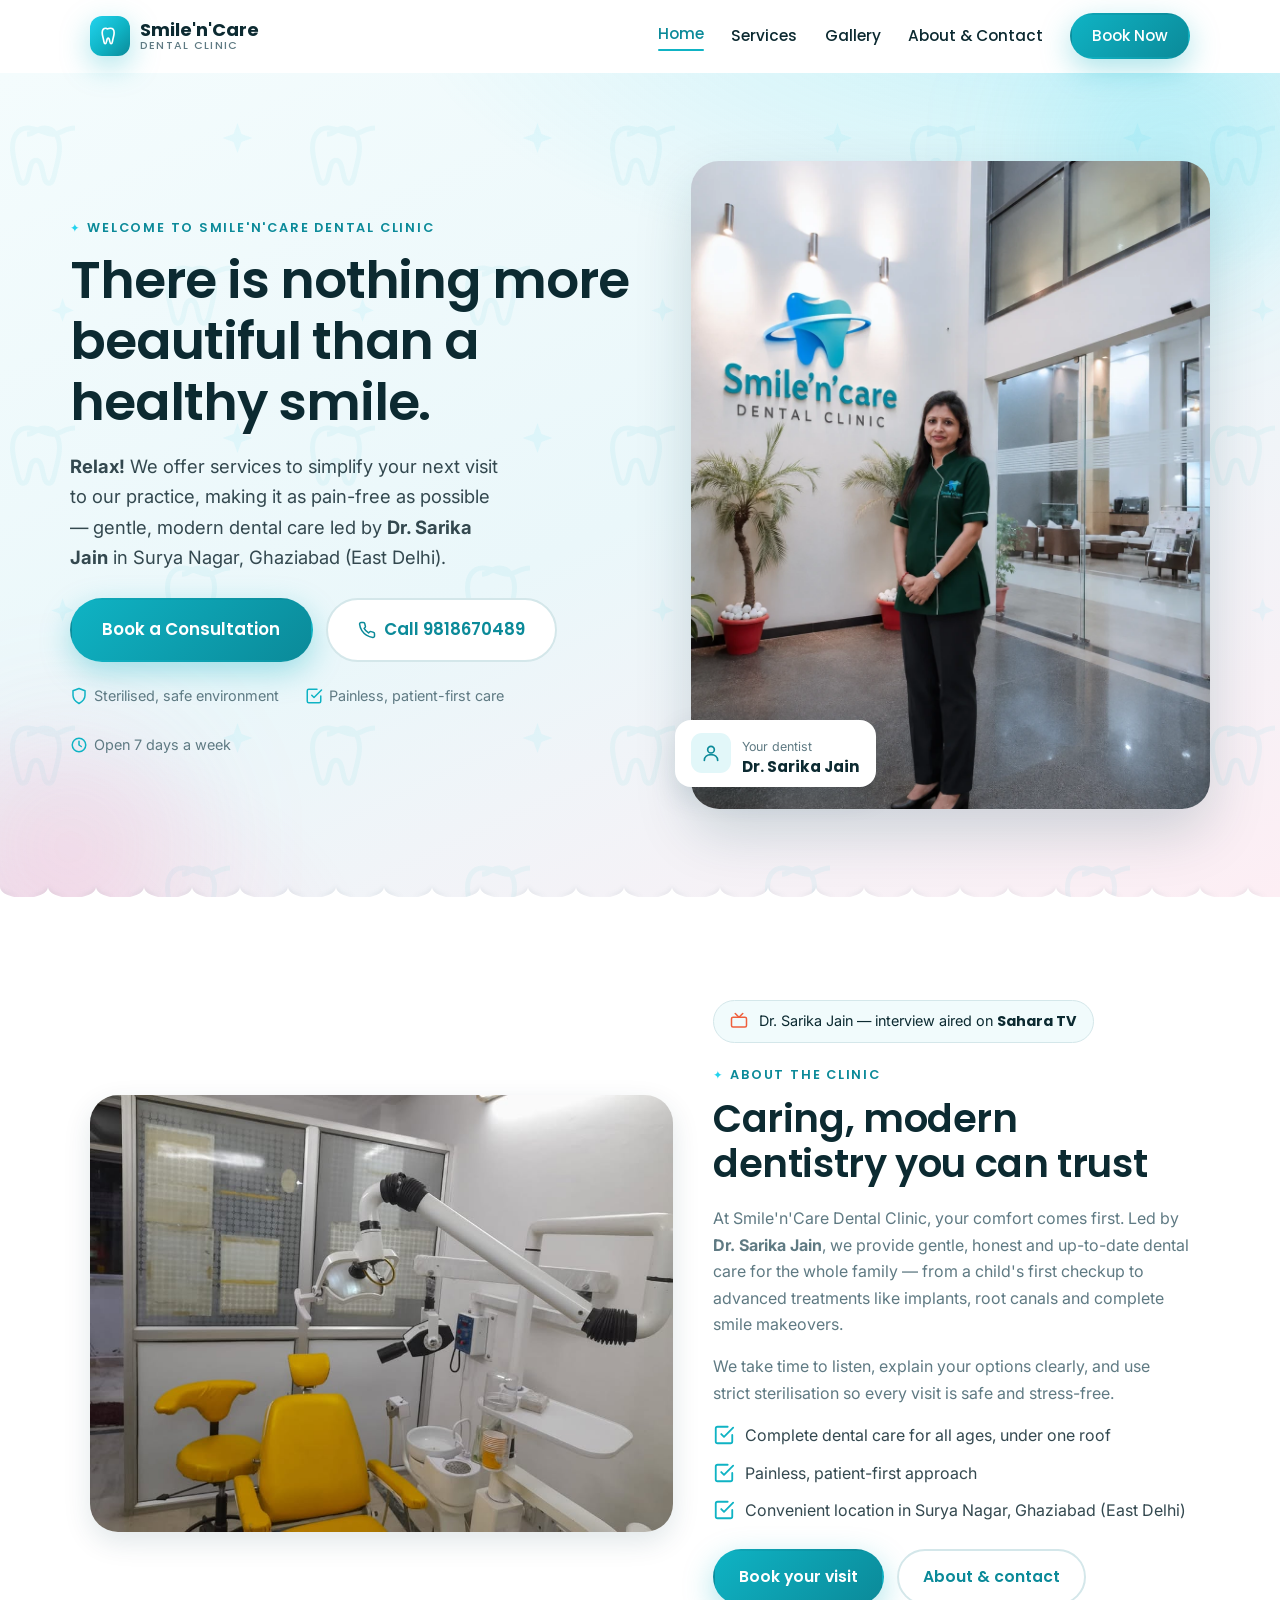
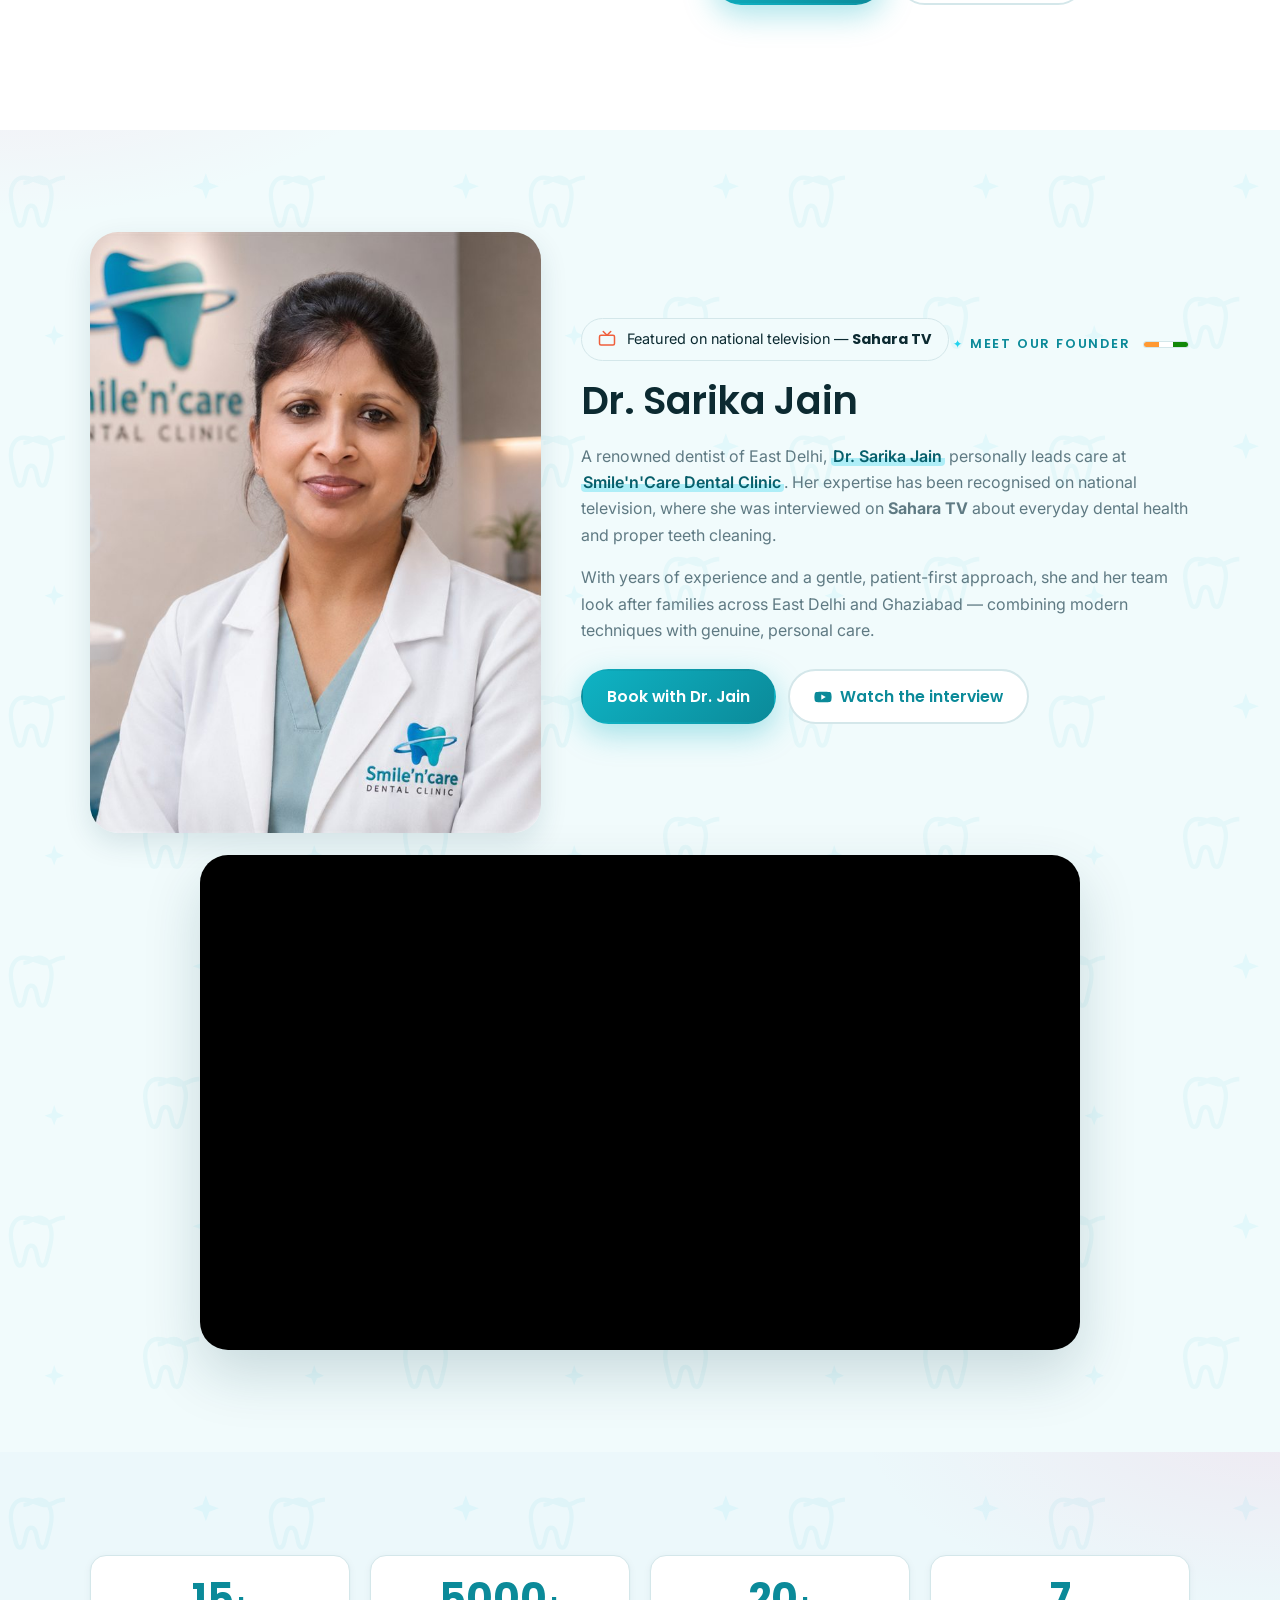
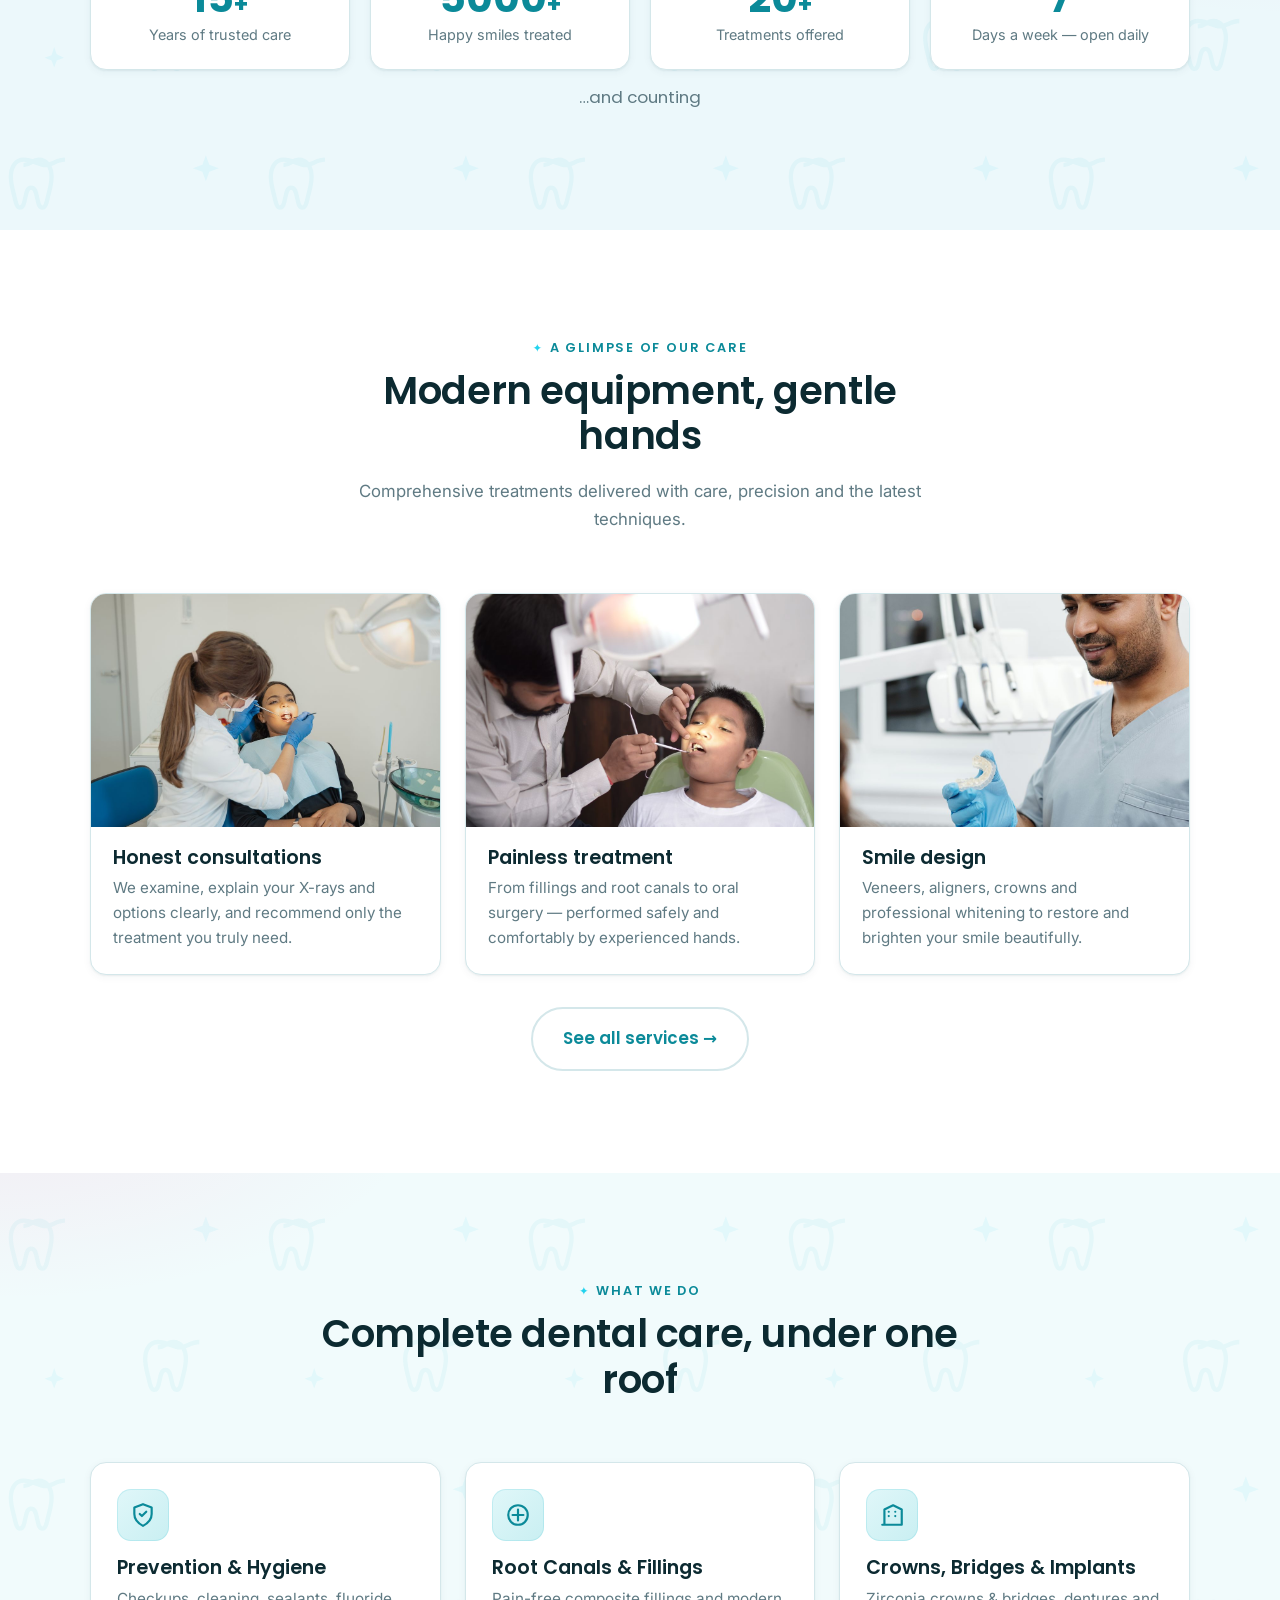
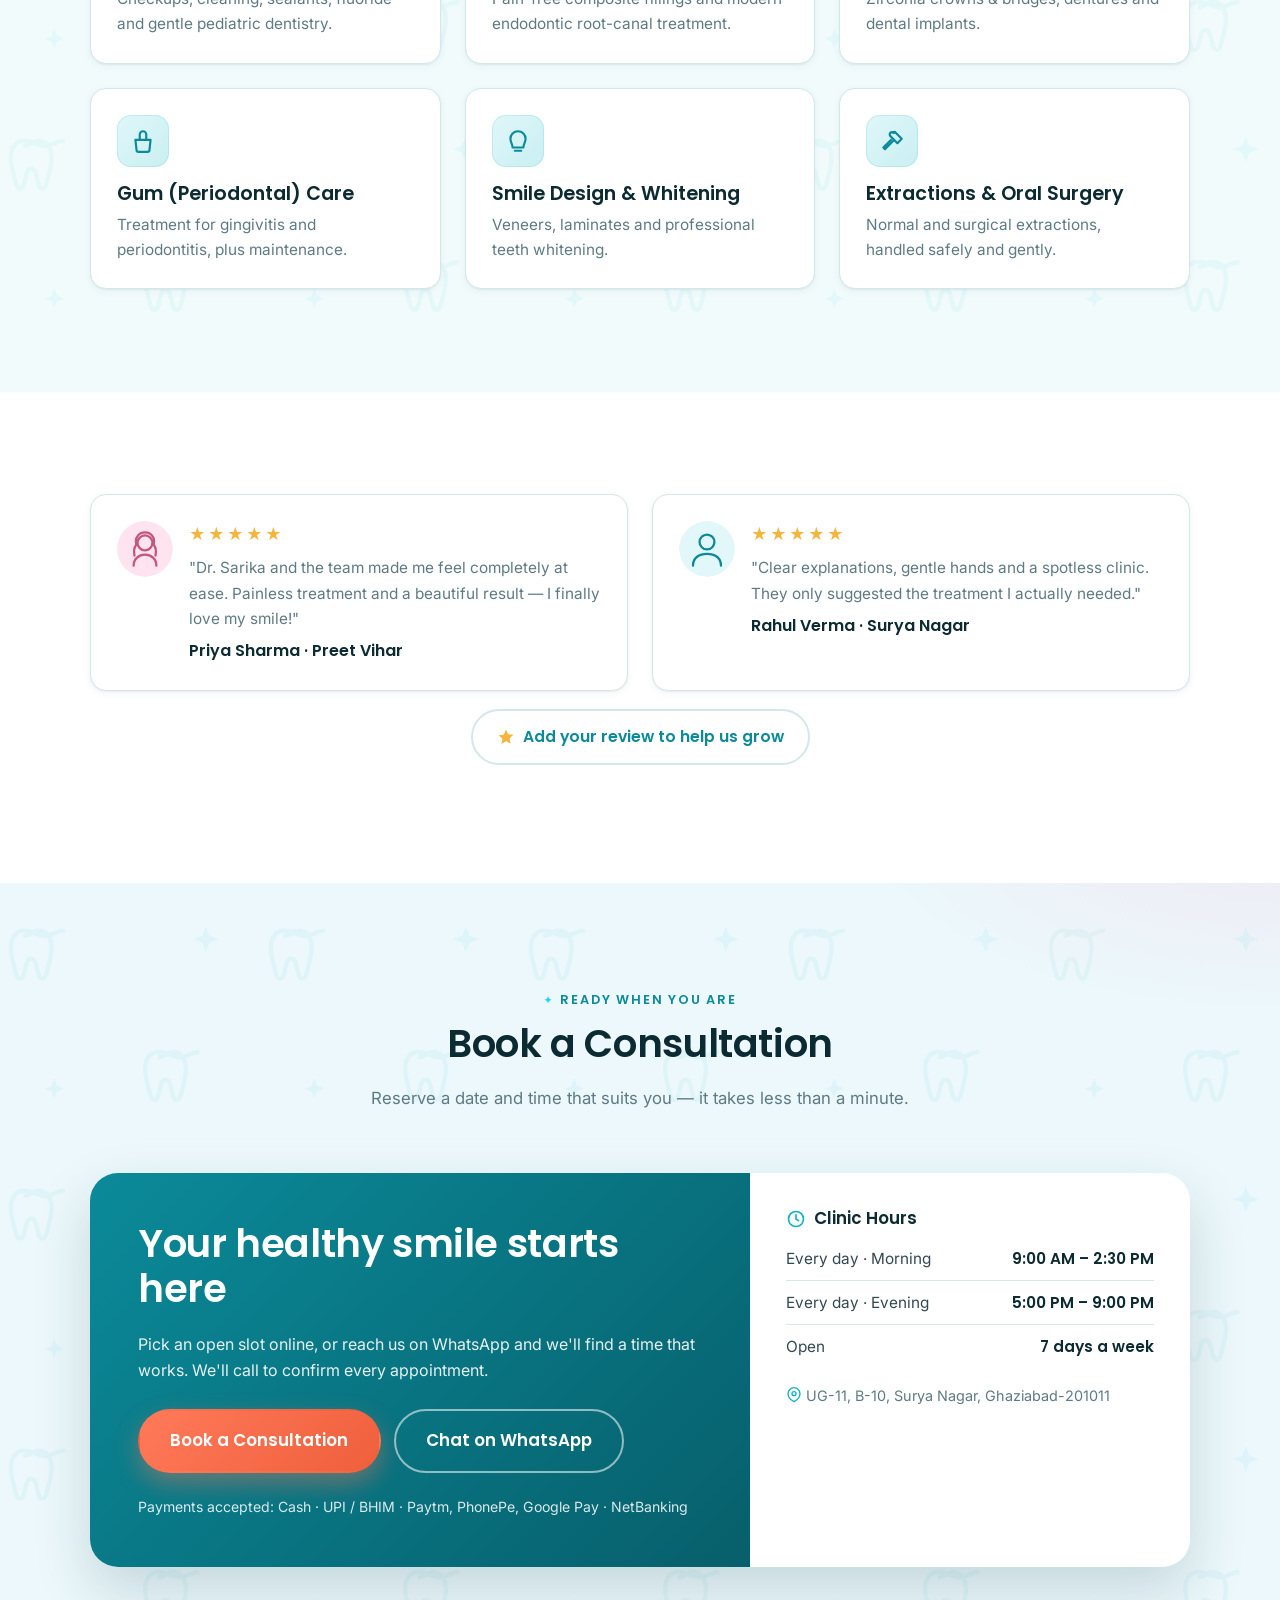
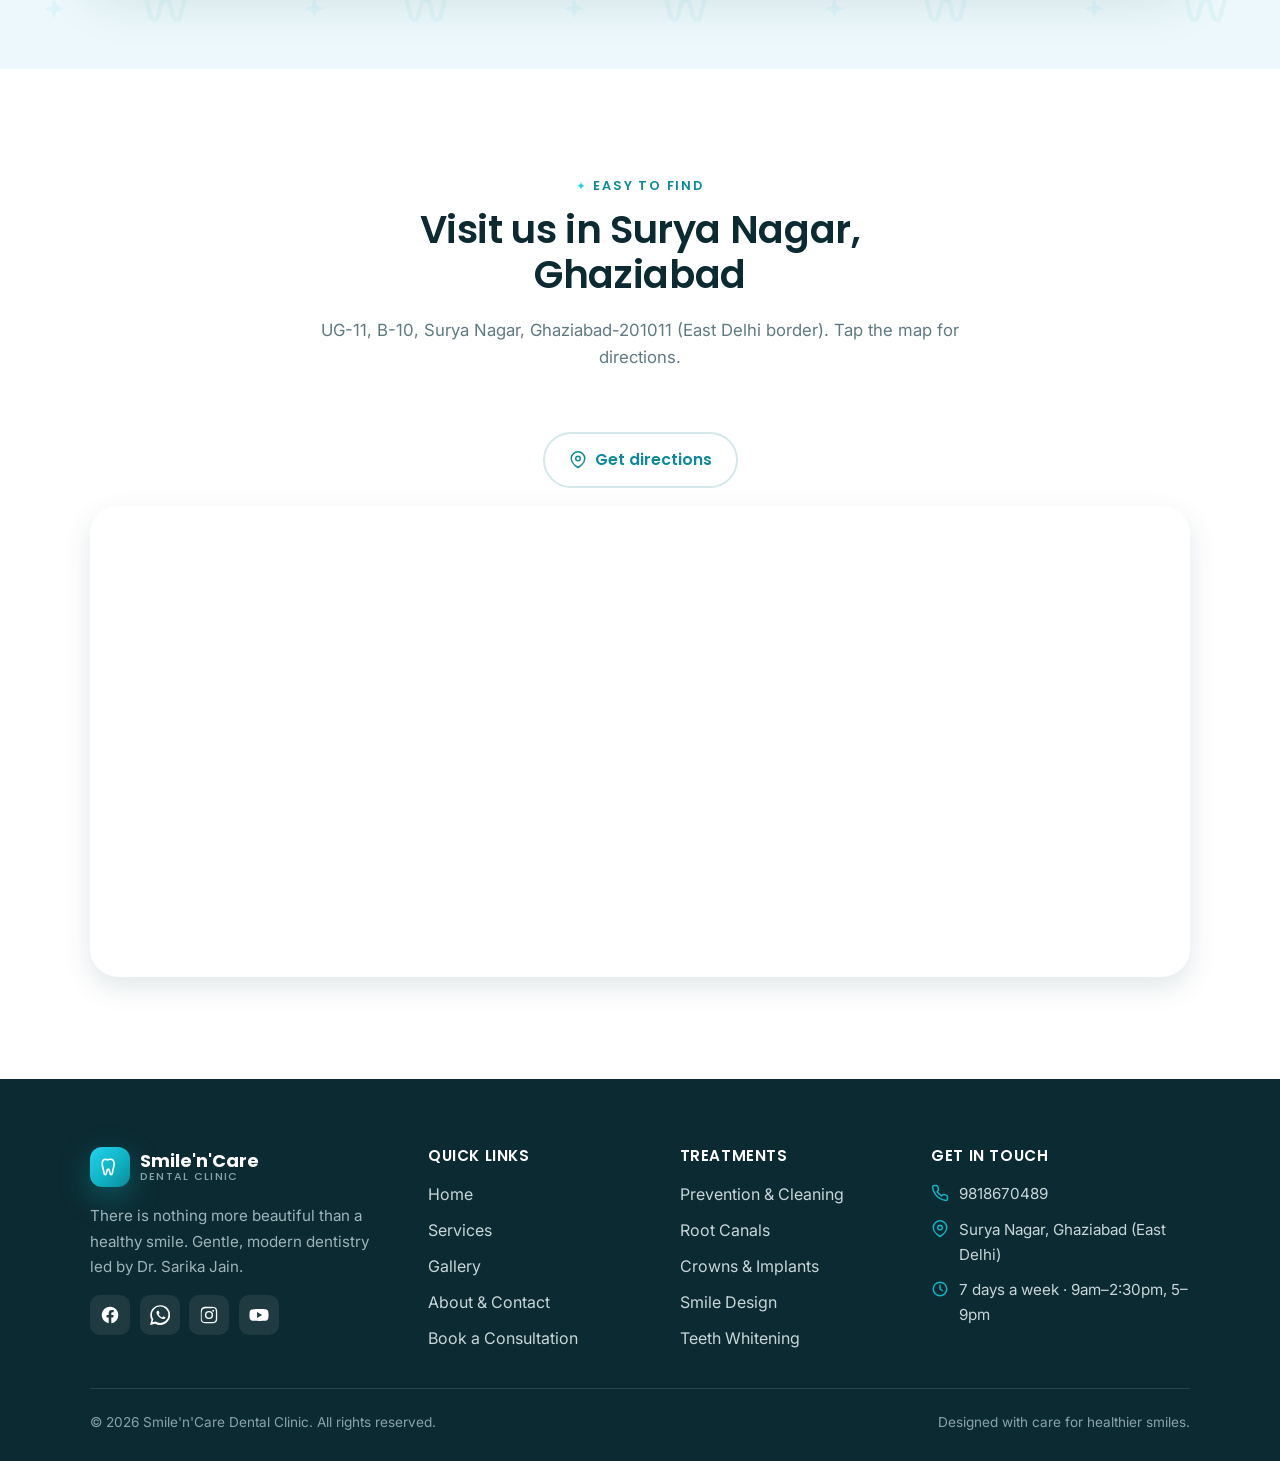
<file: index.html>
<!DOCTYPE html>
<html lang="en">
<head>
  <meta charset="UTF-8" />
  <meta name="viewport" content="width=device-width, initial-scale=1.0" />
  <title>Smile'n'Care Dental Clinic — Gentle, Modern Dental Care led by Dr. Sarika Jain</title>
  <meta name="description" content="Smile'n'Care Dental Clinic in Surya Nagar, Ghaziabad (East Delhi) — gentle, modern dentistry led by Dr. Sarika Jain. Checkups, fillings, root canals, implants, crowns, whitening & smile design. Book your consultation online." />
  <meta name="theme-color" content="#0ea5b7" />
  <link rel="icon" href="assets/favicon.svg" type="image/svg+xml" />
  <meta property="og:title" content="Smile'n'Care Dental Clinic — Dr. Sarika Jain" />
  <meta property="og:description" content="There is nothing more beautiful than a healthy smile. Gentle, modern dental care. Book your consultation online." />
  <meta property="og:type" content="website" />
  <link rel="preconnect" href="https://fonts.googleapis.com" />
  <link rel="preconnect" href="https://fonts.gstatic.com" crossorigin />
  <link href="https://fonts.googleapis.com/css2?family=Inter:wght@400;500;600&family=Poppins:wght@500;600;700&display=swap" rel="stylesheet" />
  <link rel="stylesheet" href="assets/css/styles.css" />
</head>
<body>
  <a class="skip-link" href="#main">Skip to content</a>

  <!-- ============================ HEADER ============================ -->
  <header class="site-header">
    <div class="container nav">
      <a class="brand" href="index.html" aria-label="Smile'n'Care Dental Clinic home">
        <span class="brand-mark">
          <svg viewBox="0 0 24 24" fill="none" stroke="#fff" stroke-width="1.8" stroke-linecap="round" stroke-linejoin="round"><path d="M7.5 3.5C5 3.5 3.5 5.5 3.5 8.5c0 2 .5 3.5 1 5.5.4 1.6.6 3 .9 4.3.2 1 .5 2.2 1.4 2.2 1 0 1.2-1.3 1.5-2.8.3-1.4.5-3.4 1.7-3.4s1.4 2 1.7 3.4c.3 1.5.5 2.8 1.5 2.8.9 0 1.2-1.2 1.4-2.2.3-1.3.5-2.7.9-4.3.5-2 1-3.5 1-5.5 0-3-1.5-5-4-5-1.5 0-2.2.8-3.4.8S9 3.5 7.5 3.5z"/></svg>
        </span>
        <span class="brand-name">Smile'n'Care<small>Dental Clinic</small></span>
      </a>
      <button class="nav-toggle" aria-label="Toggle menu" aria-expanded="false">
        <svg viewBox="0 0 24 24" fill="none" stroke="currentColor" stroke-width="2" stroke-linecap="round"><path d="M4 7h16M4 12h16M4 17h16"/></svg>
      </button>
      <nav class="nav-links" aria-label="Primary">
        <a href="index.html" aria-current="page">Home</a>
        <a href="services.html">Services</a>
        <a href="gallery.html">Gallery</a>
        <a href="about.html">About &amp; Contact</a>
        <a class="btn btn-primary nav-cta" href="book.html">Book Now</a>
      </nav>
    </div>
  </header>

  <main id="main">
    <!-- ============================ HERO ============================ -->
    <section class="hero">
      <div class="container hero-grid">
        <div class="reveal">
          <span class="eyebrow">Welcome to Smile'n'Care Dental Clinic</span>
          <h1>There is nothing more beautiful than a healthy smile.</h1>
          <p class="lead"><strong>Relax!</strong> We offer services to simplify your next visit to our practice, making it as pain-free as possible — gentle, modern dental care led by <strong>Dr. Sarika Jain</strong> in Surya Nagar, Ghaziabad (East Delhi).</p>
          <div class="hero-cta">
            <a class="btn btn-primary btn-lg" href="book.html">Book a Consultation</a>
            <a class="btn btn-ghost btn-lg" href="tel:+919818670489">
              <svg width="18" height="18" viewBox="0 0 24 24" fill="none" stroke="currentColor" stroke-width="2" stroke-linecap="round" stroke-linejoin="round"><path d="M22 16.92v3a2 2 0 0 1-2.18 2 19.79 19.79 0 0 1-8.63-3.07 19.5 19.5 0 0 1-6-6 19.79 19.79 0 0 1-3.07-8.67A2 2 0 0 1 4.11 2h3a2 2 0 0 1 2 1.72c.13.96.36 1.9.7 2.81a2 2 0 0 1-.45 2.11L8.09 9.91a16 16 0 0 0 6 6l1.27-1.27a2 2 0 0 1 2.11-.45c.9.34 1.85.57 2.81.7A2 2 0 0 1 22 16.92z"/></svg>
              Call 9818670489
            </a>
          </div>
          <div class="hero-trust">
            <span><svg viewBox="0 0 24 24" fill="none" stroke="currentColor" stroke-width="2" stroke-linecap="round" stroke-linejoin="round"><path d="M12 2 4 5v6c0 5 3.4 8.5 8 11 4.6-2.5 8-6 8-11V5l-8-3z"/></svg> Sterilised, safe environment</span>
            <span><svg viewBox="0 0 24 24" fill="none" stroke="currentColor" stroke-width="2" stroke-linecap="round" stroke-linejoin="round"><path d="m9 11 3 3L22 4"/><path d="M21 12v7a2 2 0 0 1-2 2H5a2 2 0 0 1-2-2V5a2 2 0 0 1 2-2h11"/></svg> Painless, patient-first care</span>
            <span><svg viewBox="0 0 24 24" fill="none" stroke="currentColor" stroke-width="2" stroke-linecap="round" stroke-linejoin="round"><circle cx="12" cy="12" r="9"/><path d="M12 7v5l3 2"/></svg> Open 7 days a week</span>
          </div>
        </div>

        <div class="reveal">
          <div class="hero-photo-wrap">
            <img class="hero-photo" src="assets/images/dr-sarika.webp"
                 alt="Dr. Sarika Jain at Smile'n'Care Dental Clinic" width="1083" height="1445" />
            <div class="hero-float">
              <span class="ico"><svg viewBox="0 0 24 24" fill="none" stroke="currentColor" stroke-width="2" stroke-linecap="round" stroke-linejoin="round"><circle cx="12" cy="8" r="4"/><path d="M4 21c0-4.4 3.6-7 8-7s8 2.6 8 7"/></svg></span>
              <div><small>Your dentist</small><b>Dr. Sarika Jain</b></div>
            </div>
          </div>
        </div>
      </div>
      <div class="tooth-divider" aria-hidden="true"></div>
    </section>

    <!-- ====================== ABOUT THE CLINIC ====================== -->
    <section class="section" id="about">
      <div class="container about-cols">
        <div class="reveal">
          <img class="about-img" src="assets/images/treatment-room.jpg"
               alt="Our dental treatment room at Smile'n'Care Dental Clinic" width="960" height="720" />
        </div>
        <div class="reveal">
          <div class="media-strip">
            <svg viewBox="0 0 24 24" fill="none" stroke="currentColor" stroke-width="2" stroke-linecap="round" stroke-linejoin="round"><rect x="2" y="7" width="20" height="13" rx="2"/><path d="m17 2-5 5-5-5"/></svg>
            <span>Dr. Sarika Jain — interview aired on <b>Sahara TV</b></span>
          </div>
          <span class="eyebrow">About the clinic</span>
          <h2>Caring, modern dentistry you can trust</h2>
          <p class="text-muted">At Smile'n'Care Dental Clinic, your comfort comes first. Led by <strong>Dr. Sarika Jain</strong>, we provide gentle, honest and up-to-date dental care for the whole family — from a child's first checkup to advanced treatments like implants, root canals and complete smile makeovers.</p>
          <p class="text-muted">We take time to listen, explain your options clearly, and use strict sterilisation so every visit is safe and stress-free.</p>
          <ul class="check-list">
            <li><svg viewBox="0 0 24 24" fill="none" stroke="currentColor" stroke-width="2" stroke-linecap="round" stroke-linejoin="round"><path d="m9 11 3 3L22 4"/><path d="M21 12v7a2 2 0 0 1-2 2H5a2 2 0 0 1-2-2V5a2 2 0 0 1 2-2h11"/></svg> Complete dental care for all ages, under one roof</li>
            <li><svg viewBox="0 0 24 24" fill="none" stroke="currentColor" stroke-width="2" stroke-linecap="round" stroke-linejoin="round"><path d="m9 11 3 3L22 4"/><path d="M21 12v7a2 2 0 0 1-2 2H5a2 2 0 0 1-2-2V5a2 2 0 0 1 2-2h11"/></svg> Painless, patient-first approach</li>
            <li><svg viewBox="0 0 24 24" fill="none" stroke="currentColor" stroke-width="2" stroke-linecap="round" stroke-linejoin="round"><path d="m9 11 3 3L22 4"/><path d="M21 12v7a2 2 0 0 1-2 2H5a2 2 0 0 1-2-2V5a2 2 0 0 1 2-2h11"/></svg> Convenient location in Surya Nagar, Ghaziabad (East Delhi)</li>
          </ul>
          <div class="hero-cta">
            <a class="btn btn-primary" href="book.html">Book your visit</a>
            <a class="btn btn-ghost" href="about.html">About &amp; contact</a>
          </div>
        </div>
      </div>
    </section>

    <!-- ================== MEET THE DOCTOR + TV INTERVIEW ============ -->
    <section class="section section--tint" id="doctor">
      <div class="container">
        <div class="doctor-cols">
          <div class="reveal">
            <img class="doctor-photo" src="assets/images/dr-sarika-jain.jpg"
                 alt="Dr. Sarika Jain, founder of Smile'n'Care Dental Clinic" width="900" height="900" />
          </div>
          <div class="reveal">
            <div class="media-strip">
              <svg viewBox="0 0 24 24" fill="none" stroke="currentColor" stroke-width="2" stroke-linecap="round" stroke-linejoin="round"><rect x="2" y="7" width="20" height="13" rx="2"/><path d="m17 2-5 5-5-5"/></svg>
              <span>Featured on national television — <b>Sahara TV</b></span>
            </div>
            <span class="eyebrow">Meet our founder <span class="tricolor" aria-hidden="true"></span></span>
            <h2>Dr. Sarika Jain</h2>
            <p class="text-muted">A renowned dentist of East Delhi, <span class="hl">Dr. Sarika Jain</span> personally leads care at <span class="hl">Smile'n'Care Dental Clinic</span>. Her expertise has been recognised on national television, where she was interviewed on <strong>Sahara TV</strong> about everyday dental health and proper teeth cleaning.</p>
            <p class="text-muted">With years of experience and a gentle, patient-first approach, she and her team look after families across East Delhi and Ghaziabad — combining modern techniques with genuine, personal care.</p>
            <div class="hero-cta">
              <a class="btn btn-primary" href="book.html">Book with Dr. Jain</a>
              <a class="btn btn-ghost" href="https://www.youtube.com/watch?v=WHzWwBuFx0o" target="_blank" rel="noopener">
                <svg width="18" height="18" viewBox="0 0 24 24" fill="currentColor"><path d="M23 7.5a3 3 0 0 0-2.1-2.1C19 4.9 12 4.9 12 4.9s-7 0-8.9.5A3 3 0 0 0 1 7.5 31 31 0 0 0 .5 12 31 31 0 0 0 1 16.5a3 3 0 0 0 2.1 2.1c1.9.5 8.9.5 8.9.5s7 0 8.9-.5a3 3 0 0 0 2.1-2.1A31 31 0 0 0 23.5 12 31 31 0 0 0 23 7.5zM9.7 15.5v-7l6 3.5z"/></svg>
                Watch the interview
              </a>
            </div>
          </div>
        </div>

        <div class="video-wrap reveal">
          <iframe src="https://www.youtube-nocookie.com/embed/WHzWwBuFx0o?rel=0"
                  title="Dr. Sarika Jain — television interview"
                  loading="lazy"
                  allow="accelerometer; clipboard-write; encrypted-media; gyroscope; picture-in-picture; web-share"
                  referrerpolicy="strict-origin-when-cross-origin"
                  allowfullscreen></iframe>
        </div>
      </div>
    </section>

    <!-- ============================ STATS =========================== -->
    <section class="section section--soft">
      <div class="container">
        <div class="stats">
          <div class="stat reveal"><div class="num">15<span style="font-size:.6em">+</span></div><div class="label">Years of trusted care</div></div>
          <div class="stat reveal"><div class="num">5000<span style="font-size:.6em">+</span></div><div class="label">Happy smiles treated</div></div>
          <div class="stat reveal"><div class="num">20<span style="font-size:.6em">+</span></div><div class="label">Treatments offered</div></div>
          <div class="stat reveal"><div class="num">7</div><div class="label">Days a week — open daily</div></div>
        </div>
        <p class="center text-muted" style="margin-top:14px;font-family:var(--font-head);font-size:1.05rem">…and counting</p>
      </div>
    </section>

    <!-- ====================== GLIMPSE OF CARE (photos) ============== -->
    <section class="section">
      <div class="container">
        <div class="section-head reveal">
          <span class="eyebrow">A glimpse of our care</span>
          <h2>Modern equipment, gentle hands</h2>
          <p>Comprehensive treatments delivered with care, precision and the latest techniques.</p>
        </div>
        <div class="grid grid-3">
          <article class="card photo-card reveal">
            <img src="assets/images/consultation.jpg" alt="Dentist examining a patient at the clinic" width="980" height="653" />
            <div class="photo-body">
              <h3>Honest consultations</h3>
              <p>We examine, explain your X-rays and options clearly, and recommend only the treatment you truly need.</p>
            </div>
          </article>
          <article class="card photo-card reveal">
            <img src="assets/images/procedure.jpg" alt="Dentist gently examining a child's teeth" width="980" height="653" />
            <div class="photo-body">
              <h3>Painless treatment</h3>
              <p>From fillings and root canals to oral surgery — performed safely and comfortably by experienced hands.</p>
            </div>
          </article>
          <article class="card photo-card reveal">
            <img src="assets/images/team-care.jpg" alt="Patient fitting a clear dental aligner" width="980" height="653" />
            <div class="photo-body">
              <h3>Smile design</h3>
              <p>Veneers, aligners, crowns and professional whitening to restore and brighten your smile beautifully.</p>
            </div>
          </article>
        </div>
        <div class="center mt-2 reveal">
          <a class="btn btn-ghost btn-lg" href="services.html">See all services →</a>
        </div>
      </div>
    </section>

    <!-- ====================== SERVICES SNAPSHOT ===================== -->
    <section class="section section--tint">
      <div class="container">
        <div class="section-head reveal">
          <span class="eyebrow">What we do</span>
          <h2>Complete dental care, under one roof</h2>
        </div>
        <div class="grid grid-3">
          <article class="card reveal">
            <div class="card-ico"><svg viewBox="0 0 24 24" fill="none" stroke="currentColor" stroke-width="2" stroke-linecap="round" stroke-linejoin="round"><path d="M12 2 4 5v6c0 5 3.4 8.5 8 11 4.6-2.5 8-6 8-11V5l-8-3z"/><path d="m9 11 2 2 4-4"/></svg></div>
            <h3>Prevention &amp; Hygiene</h3>
            <p>Checkups, cleaning, sealants, fluoride and gentle pediatric dentistry.</p>
          </article>
          <article class="card reveal">
            <div class="card-ico"><svg viewBox="0 0 24 24" fill="none" stroke="currentColor" stroke-width="2" stroke-linecap="round" stroke-linejoin="round"><circle cx="12" cy="12" r="9"/><path d="M12 7v10M7 12h10"/></svg></div>
            <h3>Root Canals &amp; Fillings</h3>
            <p>Pain-free composite fillings and modern endodontic root-canal treatment.</p>
          </article>
          <article class="card reveal">
            <div class="card-ico"><svg viewBox="0 0 24 24" fill="none" stroke="currentColor" stroke-width="2" stroke-linecap="round" stroke-linejoin="round"><path d="M3 21h18M5 21V7l8-4 8 4v14M9 9h.01M15 9h.01M9 13h.01M15 13h.01"/></svg></div>
            <h3>Crowns, Bridges &amp; Implants</h3>
            <p>Zirconia crowns &amp; bridges, dentures and dental implants.</p>
          </article>
          <article class="card reveal">
            <div class="card-ico"><svg viewBox="0 0 24 24" fill="none" stroke="currentColor" stroke-width="2" stroke-linecap="round" stroke-linejoin="round"><path d="M9 11V6a3 3 0 0 1 6 0v5"/><path d="M5 11h14l-1 9a2 2 0 0 1-2 2H8a2 2 0 0 1-2-2l-1-9z"/></svg></div>
            <h3>Gum (Periodontal) Care</h3>
            <p>Treatment for gingivitis and periodontitis, plus maintenance.</p>
          </article>
          <article class="card reveal">
            <div class="card-ico"><svg viewBox="0 0 24 24" fill="none" stroke="currentColor" stroke-width="2" stroke-linecap="round" stroke-linejoin="round"><path d="M12 3c4 0 7 3 7 7 0 3-2 5-2 8H7c0-3-2-5-2-8 0-4 3-7 7-7z"/><path d="M9 21h6"/></svg></div>
            <h3>Smile Design &amp; Whitening</h3>
            <p>Veneers, laminates and professional teeth whitening.</p>
          </article>
          <article class="card reveal">
            <div class="card-ico"><svg viewBox="0 0 24 24" fill="none" stroke="currentColor" stroke-width="2" stroke-linecap="round" stroke-linejoin="round"><path d="M14.5 3.5 21 10l-4 4-6.5-6.5a2.1 2.1 0 0 1 0-3 2.1 2.1 0 0 1 3 0z"/><path d="m11 11-7 7 1.5 1.5L13 12"/></svg></div>
            <h3>Extractions &amp; Oral Surgery</h3>
            <p>Normal and surgical extractions, handled safely and gently.</p>
          </article>
        </div>
      </div>
    </section>

    <!-- ====================== TESTIMONIAL =========================== -->
    <section class="section">
      <div class="container">
        <div class="grid grid-2">
          <div class="card reveal testi-card">
            <img src="assets/images/avatar-female.svg" alt="Female patient review" />
            <div>
              <div class="stars">★★★★★</div>
              <p class="text-muted" style="margin:.5rem 0 0">"Dr. Sarika and the team made me feel completely at ease. Painless treatment and a beautiful result — I finally love my smile!"</p>
              <div class="who">Priya Sharma · Preet Vihar</div>
            </div>
          </div>
          <div class="card reveal testi-card">
            <img src="assets/images/avatar-male.svg" alt="Male patient review" />
            <div>
              <div class="stars">★★★★★</div>
              <p class="text-muted" style="margin:.5rem 0 0">"Clear explanations, gentle hands and a spotless clinic. They only suggested the treatment I actually needed."</p>
              <div class="who">Rahul Verma · Surya Nagar</div>
            </div>
          </div>
        </div>
        <p class="center" style="margin-top:18px"><a class="btn btn-ghost" href="https://search.google.com/local/writereview?placeid=ChIJg6FZlBr7DDkRjWJ6Sis9T7Q" target="_blank" rel="noopener"><svg width="18" height="18" viewBox="0 0 24 24" fill="#f5b53d"><path d="M12 2l2.95 6.36 6.99.74-5.2 4.7 1.46 6.86L12 17.77 5.8 21.32l1.46-6.86-5.2-4.7 6.99-.74z"/></svg> Add your review to help us grow</a></p>
      </div>
    </section>

    <!-- ====================== BOOK A CONSULTATION (below) =========== -->
    <section class="section section--soft" id="book-consultation">
      <div class="container">
        <div class="section-head reveal">
          <span class="eyebrow">Ready when you are</span>
          <h2>Book a Consultation</h2>
          <p>Reserve a date and time that suits you — it takes less than a minute.</p>
        </div>

        <div class="book-cta-grid reveal">
          <div class="book-cta-main">
            <h2>Your healthy smile starts here</h2>
            <p>Pick an open slot online, or reach us on WhatsApp and we'll find a time that works. We'll call to confirm every appointment.</p>
            <div class="hero-cta">
              <a class="btn btn-accent btn-lg" href="book.html">Book a Consultation</a>
              <a class="btn btn-outline-white btn-lg" href="https://wa.me/919818670489" target="_blank" rel="noopener">Chat on WhatsApp</a>
            </div>
            <p style="margin:1.2rem 0 0;font-size:.88rem;color:rgba(255,255,255,.85)">Payments accepted: Cash · UPI / BHIM · Paytm, PhonePe, Google Pay · NetBanking</p>
          </div>
          <div class="book-cta-side">
            <h3>
              <svg viewBox="0 0 24 24" fill="none" stroke="currentColor" stroke-width="2" stroke-linecap="round" stroke-linejoin="round"><circle cx="12" cy="12" r="9"/><path d="M12 7v5l3 2"/></svg>
              Clinic Hours
            </h3>
            <table class="hours-table" style="margin-top:.4rem">
              <tr><td>Every day · Morning</td><td>9:00 AM – 2:30 PM</td></tr>
              <tr><td>Every day · Evening</td><td>5:00 PM – 9:00 PM</td></tr>
              <tr><td>Open</td><td>7 days a week</td></tr>
            </table>
            <p class="muted-note" style="margin-top:1rem">
              <svg width="16" height="16" viewBox="0 0 24 24" fill="none" stroke="var(--primary)" stroke-width="2" style="vertical-align:-2px"><path d="M21 10c0 7-9 12-9 12s-9-5-9-12a9 9 0 0 1 18 0z"/><circle cx="12" cy="10" r="3"/></svg>
              UG-11, B-10, Surya Nagar, Ghaziabad-201011
            </p>
          </div>
        </div>
      </div>
    </section>

    <!-- ====================== FIND US (map) ========================= -->
    <section class="section" id="find-us">
      <div class="container">
        <div class="section-head reveal">
          <span class="eyebrow">Easy to find</span>
          <h2>Visit us in Surya Nagar, Ghaziabad</h2>
          <p>UG-11, B-10, Surya Nagar, Ghaziabad-201011 (East Delhi border). Tap the map for directions.</p>
        </div>
        <a class="btn btn-ghost reveal" style="display:flex;width:max-content;margin:0 auto 18px" href="https://maps.google.com/maps?ll=28.664349,77.322774&z=15&q=UG-11%2C%20B-10%20SURYA%20NAGAR%20GHAZIABAD" target="_blank" rel="noopener">
          <svg width="18" height="18" viewBox="0 0 24 24" fill="none" stroke="currentColor" stroke-width="2" stroke-linecap="round" stroke-linejoin="round"><path d="M21 10c0 7-9 12-9 12s-9-5-9-12a9 9 0 0 1 18 0z"/><circle cx="12" cy="10" r="3"/></svg>
          Get directions
        </a>
        <iframe class="home-map reveal"
                title="Smile'n'Care Dental Clinic — Surya Nagar, Ghaziabad"
                src="https://maps.google.com/maps?ll=28.664349,77.322774&z=15&output=embed&q=UG-11%2C%20B-10%20SURYA%20NAGAR%20GHAZIABAD"
                loading="lazy" referrerpolicy="no-referrer-when-downgrade"></iframe>
      </div>
    </section>
  </main>

  <!-- ============================ FOOTER =========================== -->
  <footer class="site-footer">
    <div class="container">
      <div class="footer-grid">
        <div class="footer-brand">
          <a class="brand" href="index.html">
            <span class="brand-mark"><svg viewBox="0 0 24 24" fill="none" stroke="#fff" stroke-width="1.8" stroke-linecap="round" stroke-linejoin="round"><path d="M7.5 3.5C5 3.5 3.5 5.5 3.5 8.5c0 2 .5 3.5 1 5.5.4 1.6.6 3 .9 4.3.2 1 .5 2.2 1.4 2.2 1 0 1.2-1.3 1.5-2.8.3-1.4.5-3.4 1.7-3.4s1.4 2 1.7 3.4c.3 1.5.5 2.8 1.5 2.8.9 0 1.2-1.2 1.4-2.2.3-1.3.5-2.7.9-4.3.5-2 1-3.5 1-5.5 0-3-1.5-5-4-5-1.5 0-2.2.8-3.4.8S9 3.5 7.5 3.5z"/></svg></span>
            <span class="brand-name">Smile'n'Care<small>Dental Clinic</small></span>
          </a>
          <p>There is nothing more beautiful than a healthy smile. Gentle, modern dentistry led by Dr. Sarika Jain.</p>
          <div class="socials">
            <a href="https://facebook.com/dental.clinic.east.delhi" target="_blank" rel="noopener" aria-label="Facebook"><svg viewBox="0 0 24 24" fill="currentColor"><path d="M22 12a10 10 0 1 0-11.6 9.9v-7H7.9V12h2.5V9.8c0-2.5 1.5-3.9 3.8-3.9 1.1 0 2.2.2 2.2.2v2.5h-1.2c-1.2 0-1.6.8-1.6 1.6V12h2.7l-.4 2.9h-2.3v7A10 10 0 0 0 22 12z"/></svg></a>
            <a href="https://wa.me/919818670489" target="_blank" rel="noopener" aria-label="WhatsApp"><svg viewBox="0 0 24 24" fill="currentColor"><path d="M.1 24l1.7-6.2A11.9 11.9 0 1 1 12 24a11.9 11.9 0 0 1-5.7-1.5L.1 24zM6.8 20l.4.2a9.9 9.9 0 0 0 5 1.4 9.9 9.9 0 1 0-9.9-9.9c0 1.9.5 3.6 1.5 5.1l.2.4-1 3.6 3.8-1zm11.4-5.5c-.2-.1-1.5-.7-1.7-.8-.2-.1-.4-.1-.6.1l-.8 1c-.2.2-.3.2-.5.1a8 8 0 0 1-2.4-1.5 9 9 0 0 1-1.6-2.1c-.2-.3 0-.4.1-.6l.5-.5c.1-.2.2-.3.2-.5s0-.4-.1-.5l-.8-1.9c-.2-.5-.4-.4-.6-.4h-.5c-.2 0-.5.1-.7.3-.2.3-.9.9-.9 2.2s.9 2.5 1.1 2.7c.1.2 1.9 2.9 4.6 4 .6.3 1.1.5 1.5.6.6.2 1.2.2 1.6.1.5-.1 1.5-.6 1.7-1.2.2-.6.2-1.1.1-1.2 0-.1-.2-.2-.5-.3z"/></svg></a>
            <a href="https://www.instagram.com/smile_n_care/" target="_blank" rel="noopener" aria-label="Instagram"><svg viewBox="0 0 24 24" fill="currentColor"><path d="M12 2.2c3.2 0 3.6 0 4.9.07 1.2.06 1.8.25 2.2.42.55.21.95.47 1.37.89.42.42.68.82.89 1.37.17.4.36 1 .42 2.2.06 1.3.07 1.7.07 4.9s0 3.6-.07 4.9c-.06 1.2-.25 1.8-.42 2.2a3.7 3.7 0 0 1-.89 1.37 3.7 3.7 0 0 1-1.37.89c-.4.17-1 .36-2.2.42-1.3.06-1.7.07-4.9.07s-3.6 0-4.9-.07c-1.2-.06-1.8-.25-2.2-.42a3.7 3.7 0 0 1-1.37-.89 3.7 3.7 0 0 1-.89-1.37c-.17-.4-.36-1-.42-2.2C2.2 15.6 2.2 15.2 2.2 12s0-3.6.07-4.9c.06-1.2.25-1.8.42-2.2.21-.55.47-.95.89-1.37.42-.42.82-.68 1.37-.89.4-.17 1-.36 2.2-.42C8.4 2.2 8.8 2.2 12 2.2zm0 1.8c-3.1 0-3.5 0-4.7.07-.9.04-1.4.2-1.7.32-.43.17-.74.37-1.06.69-.32.32-.52.63-.69 1.06-.12.3-.28.8-.32 1.7C3.2 8.5 3.2 8.9 3.2 12s0 3.5.07 4.7c.04.9.2 1.4.32 1.7.17.43.37.74.69 1.06.32.32.63.52 1.06.69.3.12.8.28 1.7.32 1.2.07 1.6.07 4.7.07s3.5 0 4.7-.07c.9-.04 1.4-.2 1.7-.32.43-.17.74-.37 1.06-.69.32-.32.52-.63.69-1.06.12-.3.28-.8.32-1.7.07-1.2.07-1.6.07-4.7s0-3.5-.07-4.7c-.04-.9-.2-1.4-.32-1.7a2.9 2.9 0 0 0-.69-1.06 2.9 2.9 0 0 0-1.06-.69c-.3-.12-.8-.28-1.7-.32C15.5 4 15.1 4 12 4zm0 3.1a4.9 4.9 0 1 1 0 9.8 4.9 4.9 0 0 1 0-9.8zm0 8.1a3.2 3.2 0 1 0 0-6.4 3.2 3.2 0 0 0 0 6.4zm6.2-8.3a1.15 1.15 0 1 1-2.3 0 1.15 1.15 0 0 1 2.3 0z"/></svg></a>
            <a href="https://www.youtube.com/@sarikajain3560" target="_blank" rel="noopener" aria-label="YouTube"><svg viewBox="0 0 24 24" fill="currentColor"><path d="M23 7.5a3 3 0 0 0-2.1-2.1C19 4.9 12 4.9 12 4.9s-7 0-8.9.5A3 3 0 0 0 1 7.5 31 31 0 0 0 .5 12 31 31 0 0 0 1 16.5a3 3 0 0 0 2.1 2.1c1.9.5 8.9.5 8.9.5s7 0 8.9-.5a3 3 0 0 0 2.1-2.1A31 31 0 0 0 23.5 12 31 31 0 0 0 23 7.5zM9.7 15.5v-7l6 3.5z"/></svg></a>
          </div>
        </div>
        <div>
          <h4>Quick Links</h4>
          <div class="footer-links">
            <a href="index.html">Home</a>
            <a href="services.html">Services</a>
            <a href="gallery.html">Gallery</a>
            <a href="about.html">About &amp; Contact</a>
            <a href="book.html">Book a Consultation</a>
          </div>
        </div>
        <div>
          <h4>Treatments</h4>
          <div class="footer-links">
            <a href="services.html#prevention">Prevention &amp; Cleaning</a>
            <a href="services.html#endodontics">Root Canals</a>
            <a href="services.html#prosthesis">Crowns &amp; Implants</a>
            <a href="services.html#smile">Smile Design</a>
            <a href="services.html#whitening">Teeth Whitening</a>
          </div>
        </div>
        <div>
          <h4>Get in touch</h4>
          <div class="foot-contact">
            <a href="tel:+919818670489"><svg viewBox="0 0 24 24" fill="none" stroke="currentColor" stroke-width="2" stroke-linecap="round" stroke-linejoin="round"><path d="M22 16.92v3a2 2 0 0 1-2.18 2 19.79 19.79 0 0 1-8.63-3.07 19.5 19.5 0 0 1-6-6 19.79 19.79 0 0 1-3.07-8.67A2 2 0 0 1 4.11 2h3a2 2 0 0 1 2 1.72c.13.96.36 1.9.7 2.81a2 2 0 0 1-.45 2.11L8.09 9.91a16 16 0 0 0 6 6l1.27-1.27a2 2 0 0 1 2.11-.45c.9.34 1.85.57 2.81.7A2 2 0 0 1 22 16.92z"/></svg> 9818670489</a>            <span><svg viewBox="0 0 24 24" fill="none" stroke="currentColor" stroke-width="2" stroke-linecap="round" stroke-linejoin="round"><path d="M21 10c0 7-9 12-9 12s-9-5-9-12a9 9 0 0 1 18 0z"/><circle cx="12" cy="10" r="3"/></svg> Surya Nagar, Ghaziabad (East Delhi)</span>
            <span><svg viewBox="0 0 24 24" fill="none" stroke="currentColor" stroke-width="2" stroke-linecap="round" stroke-linejoin="round"><circle cx="12" cy="12" r="9"/><path d="M12 7v5l3 2"/></svg> 7 days a week · 9am–2:30pm, 5–9pm</span>
          </div>
        </div>
      </div>
      <div class="footer-bottom">
        <span>© <span data-year>2026</span> Smile'n'Care Dental Clinic. All rights reserved.</span>
        <span>Designed with care for healthier smiles.</span>
      </div>
    </div>
  </footer>

  <script src="assets/js/config.js"></script>
  <script src="assets/js/main.js"></script>
</body>
</html>
</file>
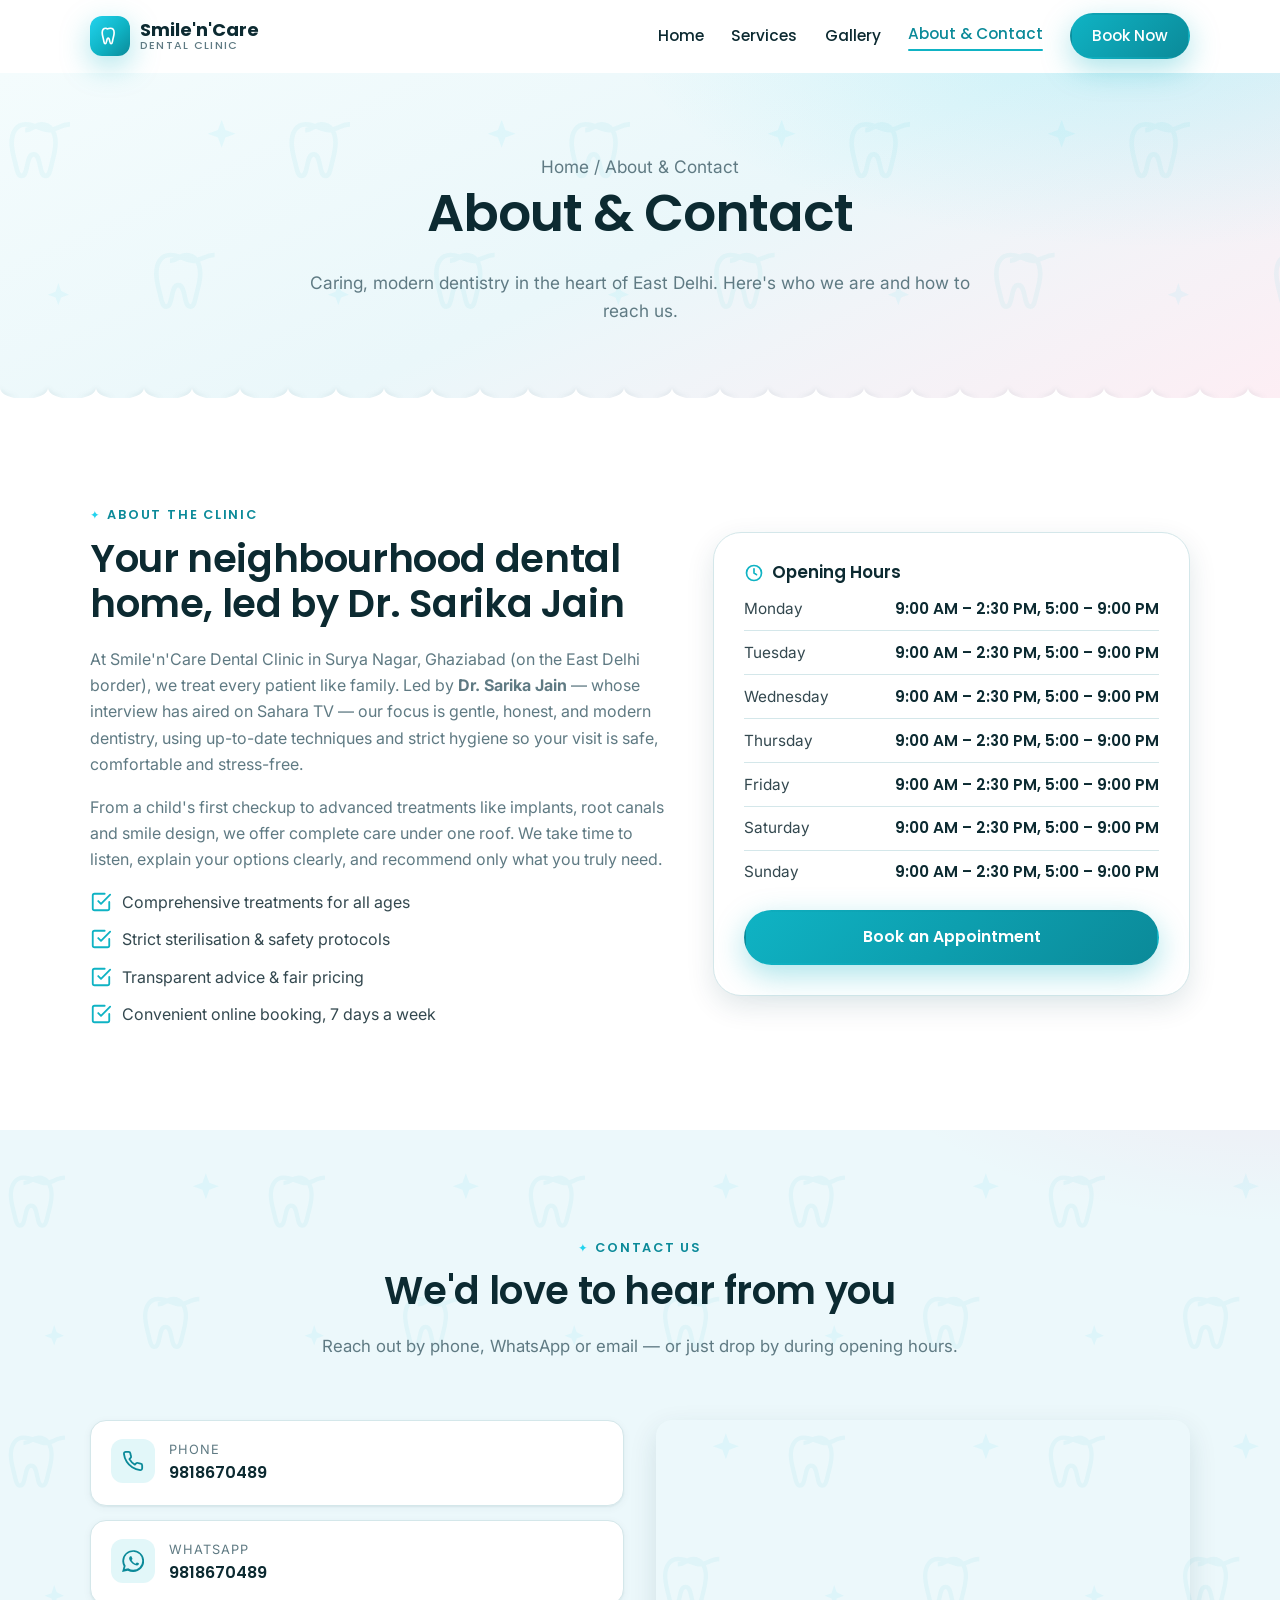
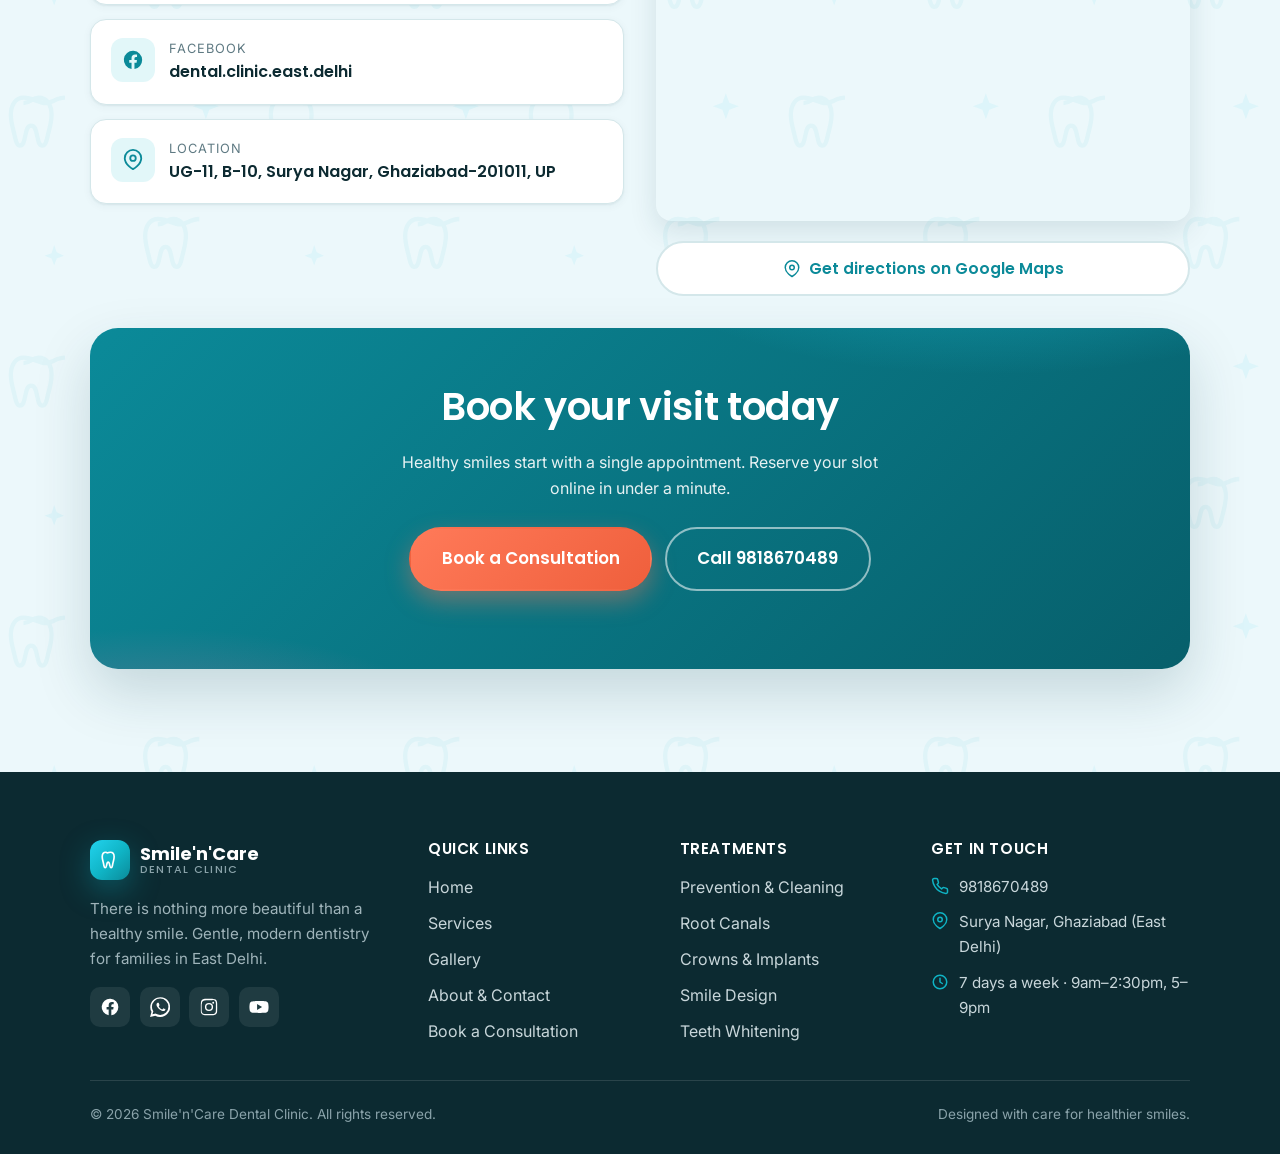
<file: about.html>
<!DOCTYPE html>
<html lang="en">
<head>
  <meta charset="UTF-8" />
  <meta name="viewport" content="width=device-width, initial-scale=1.0" />
  <title>About &amp; Contact — Smile'n'Care Dental Clinic, East Delhi</title>
  <meta name="description" content="Get in touch with Smile'n'Care Dental Clinic in East Delhi. Call or WhatsApp 9818670489, email us, find us on Facebook, and see our location and opening hours." />
  <meta name="theme-color" content="#0ea5b7" />
  <link rel="icon" href="assets/favicon.svg" type="image/svg+xml" />
  <link rel="preconnect" href="https://fonts.googleapis.com" />
  <link rel="preconnect" href="https://fonts.gstatic.com" crossorigin />
  <link href="https://fonts.googleapis.com/css2?family=Inter:wght@400;500;600&family=Poppins:wght@500;600;700&display=swap" rel="stylesheet" />
  <link rel="stylesheet" href="assets/css/styles.css" />
</head>
<body>
  <a class="skip-link" href="#main">Skip to content</a>

  <header class="site-header">
    <div class="container nav">
      <a class="brand" href="index.html" aria-label="Smile'n'Care Dental Clinic home">
        <span class="brand-mark"><svg viewBox="0 0 24 24" fill="none" stroke="#fff" stroke-width="1.8" stroke-linecap="round" stroke-linejoin="round"><path d="M7.5 3.5C5 3.5 3.5 5.5 3.5 8.5c0 2 .5 3.5 1 5.5.4 1.6.6 3 .9 4.3.2 1 .5 2.2 1.4 2.2 1 0 1.2-1.3 1.5-2.8.3-1.4.5-3.4 1.7-3.4s1.4 2 1.7 3.4c.3 1.5.5 2.8 1.5 2.8.9 0 1.2-1.2 1.4-2.2.3-1.3.5-2.7.9-4.3.5-2 1-3.5 1-5.5 0-3-1.5-5-4-5-1.5 0-2.2.8-3.4.8S9 3.5 7.5 3.5z"/></svg></span>
        <span class="brand-name">Smile'n'Care<small>Dental Clinic</small></span>
      </a>
      <button class="nav-toggle" aria-label="Toggle menu" aria-expanded="false"><svg viewBox="0 0 24 24" fill="none" stroke="currentColor" stroke-width="2" stroke-linecap="round"><path d="M4 7h16M4 12h16M4 17h16"/></svg></button>
      <nav class="nav-links" aria-label="Primary">
        <a href="index.html">Home</a>
        <a href="services.html">Services</a>
        <a href="gallery.html">Gallery</a>
        <a href="about.html" aria-current="page">About &amp; Contact</a>
        <a class="btn btn-primary nav-cta" href="book.html">Book Now</a>
      </nav>
    </div>
  </header>

  <main id="main">
    <section class="page-banner">
      <div class="container">
        <p class="crumbs"><a href="index.html">Home</a> / About &amp; Contact</p>
        <h1>About &amp; Contact</h1>
        <p>Caring, modern dentistry in the heart of East Delhi. Here's who we are and how to reach us.</p>
      </div>
      <div class="tooth-divider" aria-hidden="true"></div>
    </section>

    <!-- ABOUT -->
    <section class="section">
      <div class="container about-cols">
        <div class="reveal">
          <span class="eyebrow">About the clinic</span>
          <h2>Your neighbourhood dental home, led by Dr. Sarika Jain</h2>
          <p class="text-muted">At Smile'n'Care Dental Clinic in Surya Nagar, Ghaziabad (on the East Delhi border), we treat every patient like family. Led by <strong>Dr. Sarika Jain</strong> — whose interview has aired on Sahara TV — our focus is gentle, honest, and modern dentistry, using up-to-date techniques and strict hygiene so your visit is safe, comfortable and stress-free.</p>
          <p class="text-muted">From a child's first checkup to advanced treatments like implants, root canals and smile design, we offer complete care under one roof. We take time to listen, explain your options clearly, and recommend only what you truly need.</p>
          <ul class="check-list">
            <li><svg viewBox="0 0 24 24" fill="none" stroke="currentColor" stroke-width="2" stroke-linecap="round" stroke-linejoin="round"><path d="m9 11 3 3L22 4"/><path d="M21 12v7a2 2 0 0 1-2 2H5a2 2 0 0 1-2-2V5a2 2 0 0 1 2-2h11"/></svg> Comprehensive treatments for all ages</li>
            <li><svg viewBox="0 0 24 24" fill="none" stroke="currentColor" stroke-width="2" stroke-linecap="round" stroke-linejoin="round"><path d="m9 11 3 3L22 4"/><path d="M21 12v7a2 2 0 0 1-2 2H5a2 2 0 0 1-2-2V5a2 2 0 0 1 2-2h11"/></svg> Strict sterilisation &amp; safety protocols</li>
            <li><svg viewBox="0 0 24 24" fill="none" stroke="currentColor" stroke-width="2" stroke-linecap="round" stroke-linejoin="round"><path d="m9 11 3 3L22 4"/><path d="M21 12v7a2 2 0 0 1-2 2H5a2 2 0 0 1-2-2V5a2 2 0 0 1 2-2h11"/></svg> Transparent advice &amp; fair pricing</li>
            <li><svg viewBox="0 0 24 24" fill="none" stroke="currentColor" stroke-width="2" stroke-linecap="round" stroke-linejoin="round"><path d="m9 11 3 3L22 4"/><path d="M21 12v7a2 2 0 0 1-2 2H5a2 2 0 0 1-2-2V5a2 2 0 0 1 2-2h11"/></svg> Convenient online booking, 7 days a week</li>
          </ul>
        </div>
        <div class="reveal">
          <div class="panel">
            <h3 style="font-size:1.05rem;display:flex;align-items:center;gap:.5rem">
              <svg width="20" height="20" viewBox="0 0 24 24" fill="none" stroke="var(--primary)" stroke-width="2" stroke-linecap="round" stroke-linejoin="round"><circle cx="12" cy="12" r="9"/><path d="M12 7v5l3 2"/></svg>
              Opening Hours
            </h3>
            <table class="hours-table">
              <tr><td>Monday</td><td>9:00 AM – 2:30 PM, 5:00 – 9:00 PM</td></tr>
              <tr><td>Tuesday</td><td>9:00 AM – 2:30 PM, 5:00 – 9:00 PM</td></tr>
              <tr><td>Wednesday</td><td>9:00 AM – 2:30 PM, 5:00 – 9:00 PM</td></tr>
              <tr><td>Thursday</td><td>9:00 AM – 2:30 PM, 5:00 – 9:00 PM</td></tr>
              <tr><td>Friday</td><td>9:00 AM – 2:30 PM, 5:00 – 9:00 PM</td></tr>
              <tr><td>Saturday</td><td>9:00 AM – 2:30 PM, 5:00 – 9:00 PM</td></tr>
              <tr><td>Sunday</td><td>9:00 AM – 2:30 PM, 5:00 – 9:00 PM</td></tr>
            </table>
            <a class="btn btn-primary btn-block mt-1" href="book.html">Book an Appointment</a>
          </div>
        </div>
      </div>
    </section>

    <!-- CONTACT -->
    <section class="section section--soft">
      <div class="container">
        <div class="section-head reveal">
          <span class="eyebrow">Contact us</span>
          <h2>We'd love to hear from you</h2>
          <p>Reach out by phone, WhatsApp or email — or just drop by during opening hours.</p>
        </div>

        <div class="contact-grid">
          <div class="contact-list reveal">
            <a class="contact-item" href="tel:+919818670489">
              <span class="ico"><svg viewBox="0 0 24 24" fill="none" stroke="currentColor" stroke-width="2" stroke-linecap="round" stroke-linejoin="round"><path d="M22 16.92v3a2 2 0 0 1-2.18 2 19.79 19.79 0 0 1-8.63-3.07 19.5 19.5 0 0 1-6-6 19.79 19.79 0 0 1-3.07-8.67A2 2 0 0 1 4.11 2h3a2 2 0 0 1 2 1.72c.13.96.36 1.9.7 2.81a2 2 0 0 1-.45 2.11L8.09 9.91a16 16 0 0 0 6 6l1.27-1.27a2 2 0 0 1 2.11-.45c.9.34 1.85.57 2.81.7A2 2 0 0 1 22 16.92z"/></svg></span>
              <div><div class="label">Phone</div><div class="val">9818670489</div></div>
            </a>
            <a class="contact-item" href="https://wa.me/919818670489" target="_blank" rel="noopener">
              <span class="ico"><svg viewBox="0 0 24 24" fill="currentColor"><path d="M.1 24l1.7-6.2A11.9 11.9 0 1 1 12 24a11.9 11.9 0 0 1-5.7-1.5L.1 24zM6.8 20l.4.2a9.9 9.9 0 0 0 5 1.4 9.9 9.9 0 1 0-9.9-9.9c0 1.9.5 3.6 1.5 5.1l.2.4-1 3.6 3.8-1zm11.4-5.5c-.2-.1-1.5-.7-1.7-.8-.2-.1-.4-.1-.6.1l-.8 1c-.2.2-.3.2-.5.1a8 8 0 0 1-2.4-1.5 9 9 0 0 1-1.6-2.1c-.2-.3 0-.4.1-.6l.5-.5c.1-.2.2-.3.2-.5s0-.4-.1-.5l-.8-1.9c-.2-.5-.4-.4-.6-.4h-.5c-.2 0-.5.1-.7.3-.2.3-.9.9-.9 2.2s.9 2.5 1.1 2.7c.1.2 1.9 2.9 4.6 4 .6.3 1.1.5 1.5.6.6.2 1.2.2 1.6.1.5-.1 1.5-.6 1.7-1.2.2-.6.2-1.1.1-1.2 0-.1-.2-.2-.5-.3z"/></svg></span>
              <div><div class="label">WhatsApp</div><div class="val">9818670489</div></div>
            </a>
            <a class="contact-item" href="https://facebook.com/dental.clinic.east.delhi" target="_blank" rel="noopener">
              <span class="ico"><svg viewBox="0 0 24 24" fill="currentColor"><path d="M22 12a10 10 0 1 0-11.6 9.9v-7H7.9V12h2.5V9.8c0-2.5 1.5-3.9 3.8-3.9 1.1 0 2.2.2 2.2.2v2.5h-1.2c-1.2 0-1.6.8-1.6 1.6V12h2.7l-.4 2.9h-2.3v7A10 10 0 0 0 22 12z"/></svg></span>
              <div><div class="label">Facebook</div><div class="val">dental.clinic.east.delhi</div></div>
            </a>
            <div class="contact-item">
              <span class="ico"><svg viewBox="0 0 24 24" fill="none" stroke="currentColor" stroke-width="2" stroke-linecap="round" stroke-linejoin="round"><path d="M21 10c0 7-9 12-9 12s-9-5-9-12a9 9 0 0 1 18 0z"/><circle cx="12" cy="10" r="3"/></svg></span>
              <div><div class="label">Location</div><div class="val">UG-11, B-10, Surya Nagar, Ghaziabad-201011, UP</div></div>
            </div>
          </div>

          <div class="reveal">
            <iframe
              class="map-embed"
              title="Smile'n'Care Dental Clinic location — UG-11, B-10, Surya Nagar, Ghaziabad"
              src="https://maps.google.com/maps?ll=28.664349,77.322774&z=15&output=embed&q=UG-11%2C%20B-10%20SURYA%20NAGAR%20GHAZIABAD"
              loading="lazy"
              referrerpolicy="no-referrer-when-downgrade"></iframe>
            <a class="btn btn-ghost btn-block" style="margin-top:.8rem" href="https://maps.google.com/maps?ll=28.664349,77.322774&z=15&q=UG-11%2C%20B-10%20SURYA%20NAGAR%20GHAZIABAD" target="_blank" rel="noopener">
              <svg width="18" height="18" viewBox="0 0 24 24" fill="none" stroke="currentColor" stroke-width="2" stroke-linecap="round" stroke-linejoin="round"><path d="M21 10c0 7-9 12-9 12s-9-5-9-12a9 9 0 0 1 18 0z"/><circle cx="12" cy="10" r="3"/></svg>
              Get directions on Google Maps
            </a>
          </div>
        </div>

        <div class="cta-band reveal mt-2">
          <h2>Book your visit today</h2>
          <p>Healthy smiles start with a single appointment. Reserve your slot online in under a minute.</p>
          <div class="hero-cta">
            <a class="btn btn-accent btn-lg" href="book.html">Book a Consultation</a>
            <a class="btn btn-outline-white btn-lg" href="tel:+919818670489">Call 9818670489</a>
          </div>
        </div>
      </div>
    </section>
  </main>

  <footer class="site-footer">
    <div class="container">
      <div class="footer-grid">
        <div class="footer-brand">
          <a class="brand" href="index.html">
            <span class="brand-mark"><svg viewBox="0 0 24 24" fill="none" stroke="#fff" stroke-width="1.8" stroke-linecap="round" stroke-linejoin="round"><path d="M7.5 3.5C5 3.5 3.5 5.5 3.5 8.5c0 2 .5 3.5 1 5.5.4 1.6.6 3 .9 4.3.2 1 .5 2.2 1.4 2.2 1 0 1.2-1.3 1.5-2.8.3-1.4.5-3.4 1.7-3.4s1.4 2 1.7 3.4c.3 1.5.5 2.8 1.5 2.8.9 0 1.2-1.2 1.4-2.2.3-1.3.5-2.7.9-4.3.5-2 1-3.5 1-5.5 0-3-1.5-5-4-5-1.5 0-2.2.8-3.4.8S9 3.5 7.5 3.5z"/></svg></span>
            <span class="brand-name">Smile'n'Care<small>Dental Clinic</small></span>
          </a>
          <p>There is nothing more beautiful than a healthy smile. Gentle, modern dentistry for families in East Delhi.</p>
          <div class="socials">
            <a href="https://facebook.com/dental.clinic.east.delhi" target="_blank" rel="noopener" aria-label="Facebook"><svg viewBox="0 0 24 24" fill="currentColor"><path d="M22 12a10 10 0 1 0-11.6 9.9v-7H7.9V12h2.5V9.8c0-2.5 1.5-3.9 3.8-3.9 1.1 0 2.2.2 2.2.2v2.5h-1.2c-1.2 0-1.6.8-1.6 1.6V12h2.7l-.4 2.9h-2.3v7A10 10 0 0 0 22 12z"/></svg></a>
            <a href="https://wa.me/919818670489" target="_blank" rel="noopener" aria-label="WhatsApp"><svg viewBox="0 0 24 24" fill="currentColor"><path d="M.1 24l1.7-6.2A11.9 11.9 0 1 1 12 24a11.9 11.9 0 0 1-5.7-1.5L.1 24zM6.8 20l.4.2a9.9 9.9 0 0 0 5 1.4 9.9 9.9 0 1 0-9.9-9.9c0 1.9.5 3.6 1.5 5.1l.2.4-1 3.6 3.8-1zm11.4-5.5c-.2-.1-1.5-.7-1.7-.8-.2-.1-.4-.1-.6.1l-.8 1c-.2.2-.3.2-.5.1a8 8 0 0 1-2.4-1.5 9 9 0 0 1-1.6-2.1c-.2-.3 0-.4.1-.6l.5-.5c.1-.2.2-.3.2-.5s0-.4-.1-.5l-.8-1.9c-.2-.5-.4-.4-.6-.4h-.5c-.2 0-.5.1-.7.3-.2.3-.9.9-.9 2.2s.9 2.5 1.1 2.7c.1.2 1.9 2.9 4.6 4 .6.3 1.1.5 1.5.6.6.2 1.2.2 1.6.1.5-.1 1.5-.6 1.7-1.2.2-.6.2-1.1.1-1.2 0-.1-.2-.2-.5-.3z"/></svg></a>
            <a href="https://www.instagram.com/smile_n_care/" target="_blank" rel="noopener" aria-label="Instagram"><svg viewBox="0 0 24 24" fill="currentColor"><path d="M12 2.2c3.2 0 3.6 0 4.9.07 1.2.06 1.8.25 2.2.42.55.21.95.47 1.37.89.42.42.68.82.89 1.37.17.4.36 1 .42 2.2.06 1.3.07 1.7.07 4.9s0 3.6-.07 4.9c-.06 1.2-.25 1.8-.42 2.2a3.7 3.7 0 0 1-.89 1.37 3.7 3.7 0 0 1-1.37.89c-.4.17-1 .36-2.2.42-1.3.06-1.7.07-4.9.07s-3.6 0-4.9-.07c-1.2-.06-1.8-.25-2.2-.42a3.7 3.7 0 0 1-1.37-.89 3.7 3.7 0 0 1-.89-1.37c-.17-.4-.36-1-.42-2.2C2.2 15.6 2.2 15.2 2.2 12s0-3.6.07-4.9c.06-1.2.25-1.8.42-2.2.21-.55.47-.95.89-1.37.42-.42.82-.68 1.37-.89.4-.17 1-.36 2.2-.42C8.4 2.2 8.8 2.2 12 2.2zm0 1.8c-3.1 0-3.5 0-4.7.07-.9.04-1.4.2-1.7.32-.43.17-.74.37-1.06.69-.32.32-.52.63-.69 1.06-.12.3-.28.8-.32 1.7C3.2 8.5 3.2 8.9 3.2 12s0 3.5.07 4.7c.04.9.2 1.4.32 1.7.17.43.37.74.69 1.06.32.32.63.52 1.06.69.3.12.8.28 1.7.32 1.2.07 1.6.07 4.7.07s3.5 0 4.7-.07c.9-.04 1.4-.2 1.7-.32.43-.17.74-.37 1.06-.69.32-.32.52-.63.69-1.06.12-.3.28-.8.32-1.7.07-1.2.07-1.6.07-4.7s0-3.5-.07-4.7c-.04-.9-.2-1.4-.32-1.7a2.9 2.9 0 0 0-.69-1.06 2.9 2.9 0 0 0-1.06-.69c-.3-.12-.8-.28-1.7-.32C15.5 4 15.1 4 12 4zm0 3.1a4.9 4.9 0 1 1 0 9.8 4.9 4.9 0 0 1 0-9.8zm0 8.1a3.2 3.2 0 1 0 0-6.4 3.2 3.2 0 0 0 0 6.4zm6.2-8.3a1.15 1.15 0 1 1-2.3 0 1.15 1.15 0 0 1 2.3 0z"/></svg></a>
            <a href="https://www.youtube.com/@sarikajain3560" target="_blank" rel="noopener" aria-label="YouTube"><svg viewBox="0 0 24 24" fill="currentColor"><path d="M23 7.5a3 3 0 0 0-2.1-2.1C19 4.9 12 4.9 12 4.9s-7 0-8.9.5A3 3 0 0 0 1 7.5 31 31 0 0 0 .5 12 31 31 0 0 0 1 16.5a3 3 0 0 0 2.1 2.1c1.9.5 8.9.5 8.9.5s7 0 8.9-.5a3 3 0 0 0 2.1-2.1A31 31 0 0 0 23.5 12 31 31 0 0 0 23 7.5zM9.7 15.5v-7l6 3.5z"/></svg></a>
          </div>
        </div>
        <div>
          <h4>Quick Links</h4>
          <div class="footer-links">
            <a href="index.html">Home</a>
            <a href="services.html">Services</a>
            <a href="gallery.html">Gallery</a>
            <a href="about.html">About &amp; Contact</a>
            <a href="book.html">Book a Consultation</a>
          </div>
        </div>
        <div>
          <h4>Treatments</h4>
          <div class="footer-links">
            <a href="services.html#prevention">Prevention &amp; Cleaning</a>
            <a href="services.html#endodontics">Root Canals</a>
            <a href="services.html#prosthesis">Crowns &amp; Implants</a>
            <a href="services.html#smile">Smile Design</a>
            <a href="services.html#whitening">Teeth Whitening</a>
          </div>
        </div>
        <div>
          <h4>Get in touch</h4>
          <div class="foot-contact">
            <a href="tel:+919818670489"><svg viewBox="0 0 24 24" fill="none" stroke="currentColor" stroke-width="2" stroke-linecap="round" stroke-linejoin="round"><path d="M22 16.92v3a2 2 0 0 1-2.18 2 19.79 19.79 0 0 1-8.63-3.07 19.5 19.5 0 0 1-6-6 19.79 19.79 0 0 1-3.07-8.67A2 2 0 0 1 4.11 2h3a2 2 0 0 1 2 1.72c.13.96.36 1.9.7 2.81a2 2 0 0 1-.45 2.11L8.09 9.91a16 16 0 0 0 6 6l1.27-1.27a2 2 0 0 1 2.11-.45c.9.34 1.85.57 2.81.7A2 2 0 0 1 22 16.92z"/></svg> 9818670489</a>            <span><svg viewBox="0 0 24 24" fill="none" stroke="currentColor" stroke-width="2" stroke-linecap="round" stroke-linejoin="round"><path d="M21 10c0 7-9 12-9 12s-9-5-9-12a9 9 0 0 1 18 0z"/><circle cx="12" cy="10" r="3"/></svg> Surya Nagar, Ghaziabad (East Delhi)</span>
            <span><svg viewBox="0 0 24 24" fill="none" stroke="currentColor" stroke-width="2" stroke-linecap="round" stroke-linejoin="round"><circle cx="12" cy="12" r="9"/><path d="M12 7v5l3 2"/></svg> 7 days a week · 9am–2:30pm, 5–9pm</span>
          </div>
        </div>
      </div>
      <div class="footer-bottom">
        <span>© <span data-year>2026</span> Smile'n'Care Dental Clinic. All rights reserved.</span>
        <span>Designed with care for healthier smiles.</span>
      </div>
    </div>
  </footer>

  <script src="assets/js/config.js"></script>
  <script src="assets/js/main.js"></script>
</body>
</html>
</file>
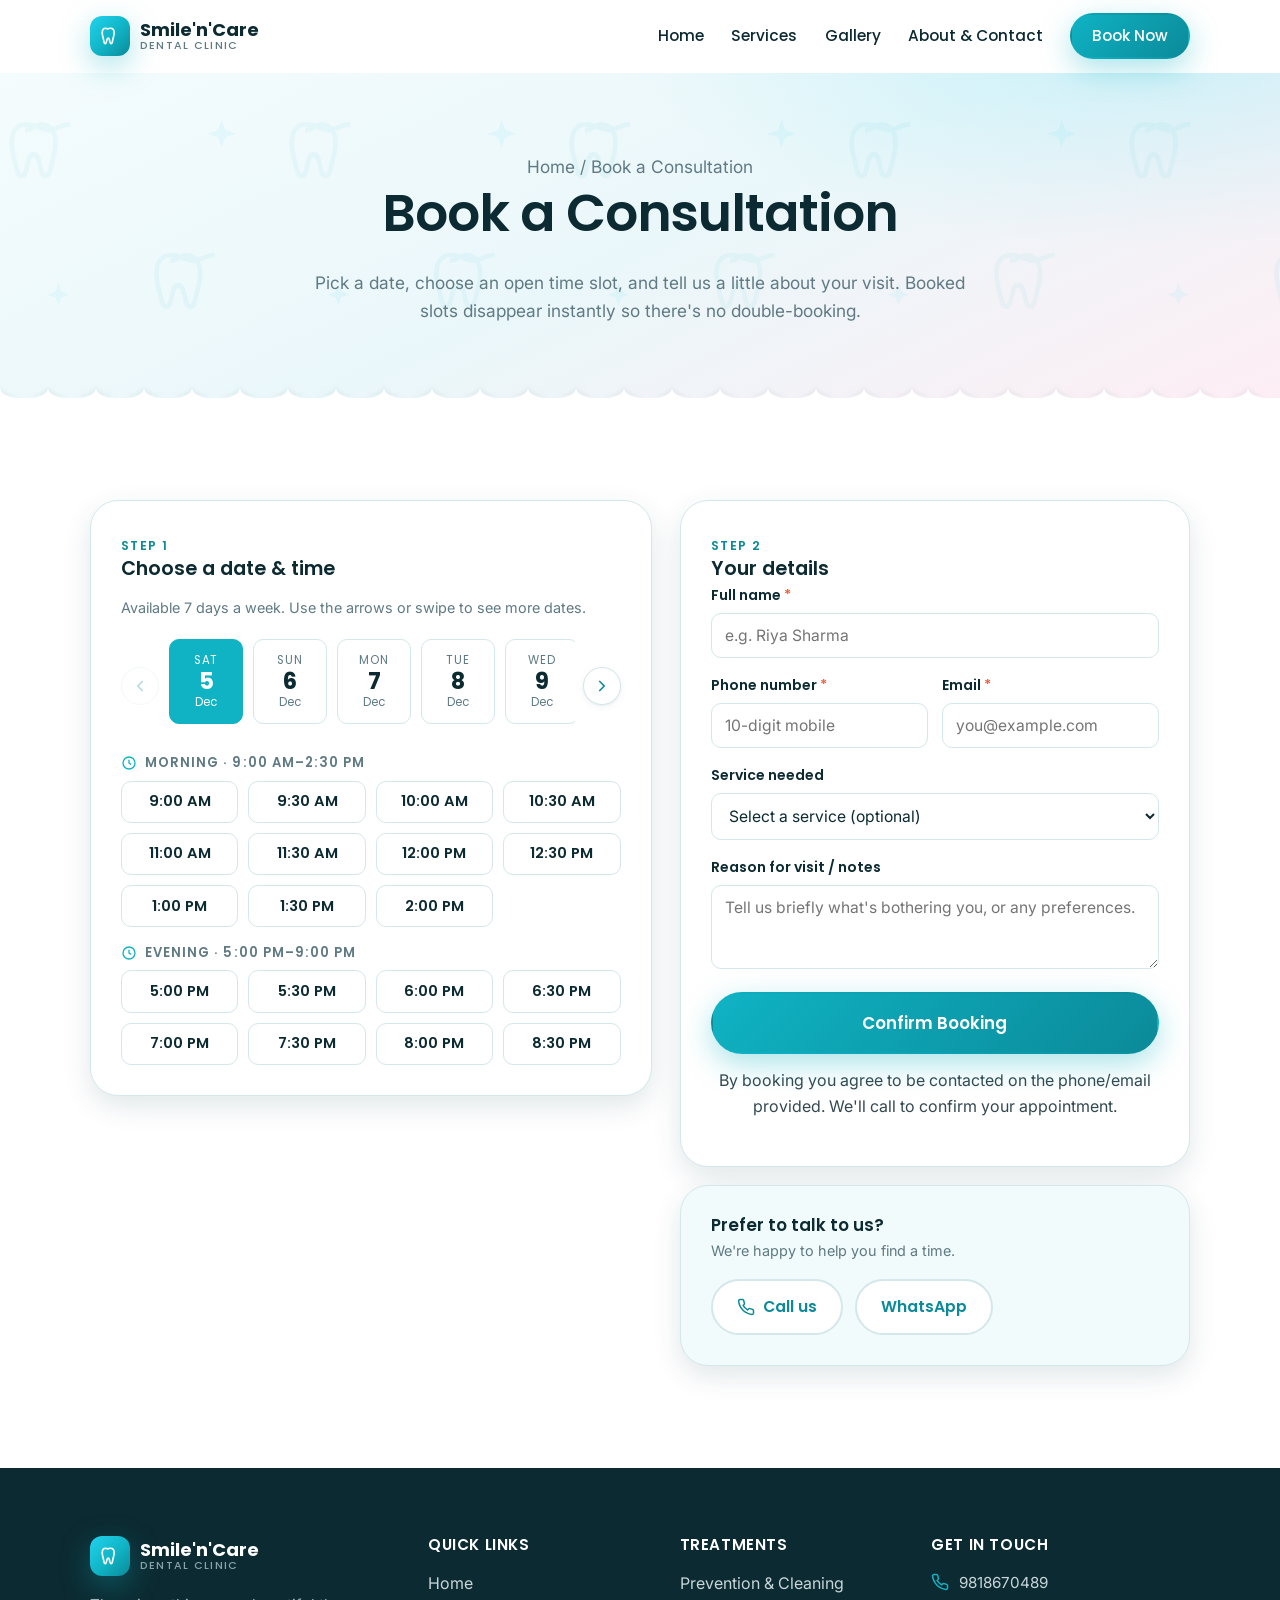
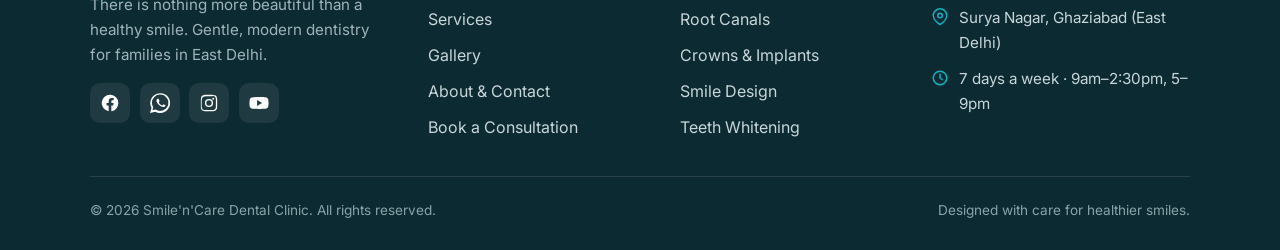
<file: book.html>
<!DOCTYPE html>
<html lang="en">
<head>
  <meta charset="UTF-8" />
  <meta name="viewport" content="width=device-width, initial-scale=1.0" />
  <title>Book a Consultation — Smile'n'Care Dental Clinic</title>
  <meta name="description" content="Book your dental appointment online at Smile'n'Care Dental Clinic, East Delhi. Choose a date and time slot that suits you — quick, easy and confirmed instantly." />
  <meta name="theme-color" content="#0ea5b7" />
  <link rel="icon" href="assets/favicon.svg" type="image/svg+xml" />
  <link rel="preconnect" href="https://fonts.googleapis.com" />
  <link rel="preconnect" href="https://fonts.gstatic.com" crossorigin />
  <link href="https://fonts.googleapis.com/css2?family=Inter:wght@400;500;600&family=Poppins:wght@500;600;700&display=swap" rel="stylesheet" />
  <link rel="stylesheet" href="assets/css/styles.css" />
</head>
<body>
  <a class="skip-link" href="#main">Skip to content</a>

  <header class="site-header">
    <div class="container nav">
      <a class="brand" href="index.html" aria-label="Smile'n'Care Dental Clinic home">
        <span class="brand-mark"><svg viewBox="0 0 24 24" fill="none" stroke="#fff" stroke-width="1.8" stroke-linecap="round" stroke-linejoin="round"><path d="M7.5 3.5C5 3.5 3.5 5.5 3.5 8.5c0 2 .5 3.5 1 5.5.4 1.6.6 3 .9 4.3.2 1 .5 2.2 1.4 2.2 1 0 1.2-1.3 1.5-2.8.3-1.4.5-3.4 1.7-3.4s1.4 2 1.7 3.4c.3 1.5.5 2.8 1.5 2.8.9 0 1.2-1.2 1.4-2.2.3-1.3.5-2.7.9-4.3.5-2 1-3.5 1-5.5 0-3-1.5-5-4-5-1.5 0-2.2.8-3.4.8S9 3.5 7.5 3.5z"/></svg></span>
        <span class="brand-name">Smile'n'Care<small>Dental Clinic</small></span>
      </a>
      <button class="nav-toggle" aria-label="Toggle menu" aria-expanded="false"><svg viewBox="0 0 24 24" fill="none" stroke="currentColor" stroke-width="2" stroke-linecap="round"><path d="M4 7h16M4 12h16M4 17h16"/></svg></button>
      <nav class="nav-links" aria-label="Primary">
        <a href="index.html">Home</a>
        <a href="services.html">Services</a>
        <a href="gallery.html">Gallery</a>
        <a href="about.html">About &amp; Contact</a>
        <a class="btn btn-primary nav-cta" href="book.html" aria-current="page">Book Now</a>
      </nav>
    </div>
  </header>

  <main id="main">
    <section class="page-banner">
      <div class="container">
        <p class="crumbs"><a href="index.html">Home</a> / Book a Consultation</p>
        <h1>Book a Consultation</h1>
        <p>Pick a date, choose an open time slot, and tell us a little about your visit. Booked slots disappear instantly so there's no double-booking.</p>
      </div>
      <div class="tooth-divider" aria-hidden="true"></div>
    </section>

    <section class="section">
      <div class="container">
        <div class="booking-wrap">

          <!-- LEFT: date + slots -->
          <div class="panel reveal">
            <div class="panel-head">
              <div>
                <span class="step">Step 1</span>
                <h3>Choose a date &amp; time</h3>
              </div>
              <span id="modePill" class="mode-pill demo" style="display:none"><span class="dot"></span></span>
            </div>

            <p class="muted-note" style="margin-top:-.4rem">Available 7 days a week. Use the arrows or swipe to see more dates.</p>
            <div class="date-strip-wrap">
              <button type="button" class="date-nav" id="datesPrev" aria-label="Previous dates">
                <svg viewBox="0 0 24 24" fill="none" stroke="currentColor" stroke-width="2.2" stroke-linecap="round" stroke-linejoin="round"><path d="M15 18l-6-6 6-6"/></svg>
              </button>
              <div id="dateStrip" class="date-strip" aria-label="Available dates"></div>
              <button type="button" class="date-nav" id="datesNext" aria-label="Next dates">
                <svg viewBox="0 0 24 24" fill="none" stroke="currentColor" stroke-width="2.2" stroke-linecap="round" stroke-linejoin="round"><path d="M9 18l6-6-6-6"/></svg>
              </button>
            </div>

            <div id="slotArea" style="margin-top:1.2rem">
              <p class="muted-note">Loading available times…</p>
            </div>
          </div>

          <!-- RIGHT: form -->
          <div>
            <div id="formCard" class="panel reveal">
              <span class="step">Step 2</span>
              <h3>Your details</h3>

              <div id="selectedSummary" class="selected-summary">
                <svg width="16" height="16" viewBox="0 0 24 24" fill="none" stroke="currentColor" stroke-width="2" style="vertical-align:-2px"><rect x="3" y="5" width="18" height="16" rx="2"/><path d="M16 3v4M8 3v4M3 10h18"/></svg>
                Selected: <span id="summaryText"></span>
              </div>

              <div id="formAlert" class="form-alert" role="alert"></div>

              <form id="bookForm" novalidate>
                <input type="hidden" name="date" id="fDate" />
                <input type="hidden" name="time" id="fTime" />

                <div class="field">
                  <label for="name">Full name <span class="req">*</span></label>
                  <input type="text" id="name" name="name" autocomplete="name" placeholder="e.g. Riya Sharma" required />
                </div>

                <div class="field-row">
                  <div class="field">
                    <label for="phone">Phone number <span class="req">*</span></label>
                    <input type="tel" id="phone" name="phone" autocomplete="tel" inputmode="tel" placeholder="10-digit mobile" required />
                  </div>
                  <div class="field">
                    <label for="email">Email <span class="req">*</span></label>
                    <input type="email" id="email" name="email" autocomplete="email" placeholder="you@example.com" required />
                  </div>
                </div>

                <div class="field">
                  <label for="service">Service needed</label>
                  <select id="service" name="service">
                    <option value="">Select a service (optional)</option>
                    <option>General checkup / consultation</option>
                    <option>Cleaning &amp; hygiene</option>
                    <option>Pediatric (children's) dentistry</option>
                    <option>Composite filling</option>
                    <option>Gum / periodontal care</option>
                    <option>Root canal</option>
                    <option>Tooth extraction</option>
                    <option>Oral surgery</option>
                    <option>Dentures / crown / bridge / implant</option>
                    <option>Veneers / smile design</option>
                    <option>Teeth whitening</option>
                    <option>Other / not sure</option>
                  </select>
                </div>

                <div class="field">
                  <label for="reason">Reason for visit / notes</label>
                  <textarea id="reason" name="reason" placeholder="Tell us briefly what's bothering you, or any preferences."></textarea>
                </div>

                <button type="submit" id="submitBtn" class="btn btn-primary btn-lg btn-block">Confirm Booking</button>
                <p class="hint" style="text-align:center;margin-top:.8rem">By booking you agree to be contacted on the phone/email provided. We'll call to confirm your appointment.</p>
              </form>
            </div>

            <!-- success screen -->
            <div id="doneCard" class="panel reveal booking-done" style="display:none">
              <div class="check">
                <svg viewBox="0 0 24 24" fill="none" stroke="currentColor" stroke-width="2.4" stroke-linecap="round" stroke-linejoin="round"><path d="m5 13 4 4L19 7"/></svg>
              </div>
              <h3>Appointment requested!</h3>
              <p class="text-muted">Thank you — your slot is reserved. We've opened WhatsApp with your details — just tap <strong>send</strong> to confirm with us.</p>
              <div id="doneSummary" class="summary-table"></div>
              <a id="doneWhatsApp" class="btn btn-wa btn-lg btn-block" href="https://wa.me/919818670489" target="_blank" rel="noopener">
                <svg width="20" height="20" viewBox="0 0 24 24" fill="currentColor"><path d="M.1 24l1.7-6.2A11.9 11.9 0 1 1 12 24a11.9 11.9 0 0 1-5.7-1.5L.1 24zM6.8 20l.4.2a9.9 9.9 0 0 0 5 1.4 9.9 9.9 0 1 0-9.9-9.9c0 1.9.5 3.6 1.5 5.1l.2.4-1 3.6 3.8-1zm11.4-5.5c-.2-.1-1.5-.7-1.7-.8-.2-.1-.4-.1-.6.1l-.8 1c-.2.2-.3.2-.5.1a8 8 0 0 1-2.4-1.5 9 9 0 0 1-1.6-2.1c-.2-.3 0-.4.1-.6l.5-.5c.1-.2.2-.3.2-.5s0-.4-.1-.5l-.8-1.9c-.2-.5-.4-.4-.6-.4h-.5c-.2 0-.5.1-.7.3-.2.3-.9.9-.9 2.2s.9 2.5 1.1 2.7c.1.2 1.9 2.9 4.6 4 .6.3 1.1.5 1.5.6.6.2 1.2.2 1.6.1.5-.1 1.5-.6 1.7-1.2.2-.6.2-1.1.1-1.2 0-.1-.2-.2-.5-.3z"/></svg>
                Send these details on WhatsApp
              </a>
              <p class="muted-note" style="margin-top:.9rem">Need to change something? Call <a href="tel:+919818670489">9818670489</a>.</p>
              <button id="bookAgain" class="btn btn-ghost mt-1">Book another appointment</button>
            </div>

            <div class="panel reveal" style="margin-top:18px;background:var(--primary-tint)">
              <h3 style="font-size:1.05rem">Prefer to talk to us?</h3>
              <p class="muted-note" style="margin-bottom:1rem">We're happy to help you find a time.</p>
              <div class="hero-cta" style="margin:0">
                <a class="btn btn-ghost" href="tel:+919818670489"><svg width="18" height="18" viewBox="0 0 24 24" fill="none" stroke="currentColor" stroke-width="2" stroke-linecap="round" stroke-linejoin="round"><path d="M22 16.92v3a2 2 0 0 1-2.18 2 19.79 19.79 0 0 1-8.63-3.07 19.5 19.5 0 0 1-6-6 19.79 19.79 0 0 1-3.07-8.67A2 2 0 0 1 4.11 2h3a2 2 0 0 1 2 1.72c.13.96.36 1.9.7 2.81a2 2 0 0 1-.45 2.11L8.09 9.91a16 16 0 0 0 6 6l1.27-1.27a2 2 0 0 1 2.11-.45c.9.34 1.85.57 2.81.7A2 2 0 0 1 22 16.92z"/></svg> Call us</a>
                <a class="btn btn-ghost" href="https://wa.me/919818670489" target="_blank" rel="noopener">WhatsApp</a>
              </div>
            </div>
          </div>

        </div>
      </div>
    </section>
  </main>

  <footer class="site-footer">
    <div class="container">
      <div class="footer-grid">
        <div class="footer-brand">
          <a class="brand" href="index.html">
            <span class="brand-mark"><svg viewBox="0 0 24 24" fill="none" stroke="#fff" stroke-width="1.8" stroke-linecap="round" stroke-linejoin="round"><path d="M7.5 3.5C5 3.5 3.5 5.5 3.5 8.5c0 2 .5 3.5 1 5.5.4 1.6.6 3 .9 4.3.2 1 .5 2.2 1.4 2.2 1 0 1.2-1.3 1.5-2.8.3-1.4.5-3.4 1.7-3.4s1.4 2 1.7 3.4c.3 1.5.5 2.8 1.5 2.8.9 0 1.2-1.2 1.4-2.2.3-1.3.5-2.7.9-4.3.5-2 1-3.5 1-5.5 0-3-1.5-5-4-5-1.5 0-2.2.8-3.4.8S9 3.5 7.5 3.5z"/></svg></span>
            <span class="brand-name">Smile'n'Care<small>Dental Clinic</small></span>
          </a>
          <p>There is nothing more beautiful than a healthy smile. Gentle, modern dentistry for families in East Delhi.</p>
          <div class="socials">
            <a href="https://facebook.com/dental.clinic.east.delhi" target="_blank" rel="noopener" aria-label="Facebook"><svg viewBox="0 0 24 24" fill="currentColor"><path d="M22 12a10 10 0 1 0-11.6 9.9v-7H7.9V12h2.5V9.8c0-2.5 1.5-3.9 3.8-3.9 1.1 0 2.2.2 2.2.2v2.5h-1.2c-1.2 0-1.6.8-1.6 1.6V12h2.7l-.4 2.9h-2.3v7A10 10 0 0 0 22 12z"/></svg></a>
            <a href="https://wa.me/919818670489" target="_blank" rel="noopener" aria-label="WhatsApp"><svg viewBox="0 0 24 24" fill="currentColor"><path d="M.1 24l1.7-6.2A11.9 11.9 0 1 1 12 24a11.9 11.9 0 0 1-5.7-1.5L.1 24zM6.8 20l.4.2a9.9 9.9 0 0 0 5 1.4 9.9 9.9 0 1 0-9.9-9.9c0 1.9.5 3.6 1.5 5.1l.2.4-1 3.6 3.8-1zm11.4-5.5c-.2-.1-1.5-.7-1.7-.8-.2-.1-.4-.1-.6.1l-.8 1c-.2.2-.3.2-.5.1a8 8 0 0 1-2.4-1.5 9 9 0 0 1-1.6-2.1c-.2-.3 0-.4.1-.6l.5-.5c.1-.2.2-.3.2-.5s0-.4-.1-.5l-.8-1.9c-.2-.5-.4-.4-.6-.4h-.5c-.2 0-.5.1-.7.3-.2.3-.9.9-.9 2.2s.9 2.5 1.1 2.7c.1.2 1.9 2.9 4.6 4 .6.3 1.1.5 1.5.6.6.2 1.2.2 1.6.1.5-.1 1.5-.6 1.7-1.2.2-.6.2-1.1.1-1.2 0-.1-.2-.2-.5-.3z"/></svg></a>
            <a href="https://www.instagram.com/smile_n_care/" target="_blank" rel="noopener" aria-label="Instagram"><svg viewBox="0 0 24 24" fill="currentColor"><path d="M12 2.2c3.2 0 3.6 0 4.9.07 1.2.06 1.8.25 2.2.42.55.21.95.47 1.37.89.42.42.68.82.89 1.37.17.4.36 1 .42 2.2.06 1.3.07 1.7.07 4.9s0 3.6-.07 4.9c-.06 1.2-.25 1.8-.42 2.2a3.7 3.7 0 0 1-.89 1.37 3.7 3.7 0 0 1-1.37.89c-.4.17-1 .36-2.2.42-1.3.06-1.7.07-4.9.07s-3.6 0-4.9-.07c-1.2-.06-1.8-.25-2.2-.42a3.7 3.7 0 0 1-1.37-.89 3.7 3.7 0 0 1-.89-1.37c-.17-.4-.36-1-.42-2.2C2.2 15.6 2.2 15.2 2.2 12s0-3.6.07-4.9c.06-1.2.25-1.8.42-2.2.21-.55.47-.95.89-1.37.42-.42.82-.68 1.37-.89.4-.17 1-.36 2.2-.42C8.4 2.2 8.8 2.2 12 2.2zm0 1.8c-3.1 0-3.5 0-4.7.07-.9.04-1.4.2-1.7.32-.43.17-.74.37-1.06.69-.32.32-.52.63-.69 1.06-.12.3-.28.8-.32 1.7C3.2 8.5 3.2 8.9 3.2 12s0 3.5.07 4.7c.04.9.2 1.4.32 1.7.17.43.37.74.69 1.06.32.32.63.52 1.06.69.3.12.8.28 1.7.32 1.2.07 1.6.07 4.7.07s3.5 0 4.7-.07c.9-.04 1.4-.2 1.7-.32.43-.17.74-.37 1.06-.69.32-.32.52-.63.69-1.06.12-.3.28-.8.32-1.7.07-1.2.07-1.6.07-4.7s0-3.5-.07-4.7c-.04-.9-.2-1.4-.32-1.7a2.9 2.9 0 0 0-.69-1.06 2.9 2.9 0 0 0-1.06-.69c-.3-.12-.8-.28-1.7-.32C15.5 4 15.1 4 12 4zm0 3.1a4.9 4.9 0 1 1 0 9.8 4.9 4.9 0 0 1 0-9.8zm0 8.1a3.2 3.2 0 1 0 0-6.4 3.2 3.2 0 0 0 0 6.4zm6.2-8.3a1.15 1.15 0 1 1-2.3 0 1.15 1.15 0 0 1 2.3 0z"/></svg></a>
            <a href="https://www.youtube.com/@sarikajain3560" target="_blank" rel="noopener" aria-label="YouTube"><svg viewBox="0 0 24 24" fill="currentColor"><path d="M23 7.5a3 3 0 0 0-2.1-2.1C19 4.9 12 4.9 12 4.9s-7 0-8.9.5A3 3 0 0 0 1 7.5 31 31 0 0 0 .5 12 31 31 0 0 0 1 16.5a3 3 0 0 0 2.1 2.1c1.9.5 8.9.5 8.9.5s7 0 8.9-.5a3 3 0 0 0 2.1-2.1A31 31 0 0 0 23.5 12 31 31 0 0 0 23 7.5zM9.7 15.5v-7l6 3.5z"/></svg></a>
          </div>
        </div>
        <div>
          <h4>Quick Links</h4>
          <div class="footer-links">
            <a href="index.html">Home</a>
            <a href="services.html">Services</a>
            <a href="gallery.html">Gallery</a>
            <a href="about.html">About &amp; Contact</a>
            <a href="book.html">Book a Consultation</a>
          </div>
        </div>
        <div>
          <h4>Treatments</h4>
          <div class="footer-links">
            <a href="services.html#prevention">Prevention &amp; Cleaning</a>
            <a href="services.html#endodontics">Root Canals</a>
            <a href="services.html#prosthesis">Crowns &amp; Implants</a>
            <a href="services.html#smile">Smile Design</a>
            <a href="services.html#whitening">Teeth Whitening</a>
          </div>
        </div>
        <div>
          <h4>Get in touch</h4>
          <div class="foot-contact">
            <a href="tel:+919818670489"><svg viewBox="0 0 24 24" fill="none" stroke="currentColor" stroke-width="2" stroke-linecap="round" stroke-linejoin="round"><path d="M22 16.92v3a2 2 0 0 1-2.18 2 19.79 19.79 0 0 1-8.63-3.07 19.5 19.5 0 0 1-6-6 19.79 19.79 0 0 1-3.07-8.67A2 2 0 0 1 4.11 2h3a2 2 0 0 1 2 1.72c.13.96.36 1.9.7 2.81a2 2 0 0 1-.45 2.11L8.09 9.91a16 16 0 0 0 6 6l1.27-1.27a2 2 0 0 1 2.11-.45c.9.34 1.85.57 2.81.7A2 2 0 0 1 22 16.92z"/></svg> 9818670489</a>            <span><svg viewBox="0 0 24 24" fill="none" stroke="currentColor" stroke-width="2" stroke-linecap="round" stroke-linejoin="round"><path d="M21 10c0 7-9 12-9 12s-9-5-9-12a9 9 0 0 1 18 0z"/><circle cx="12" cy="10" r="3"/></svg> Surya Nagar, Ghaziabad (East Delhi)</span>
            <span><svg viewBox="0 0 24 24" fill="none" stroke="currentColor" stroke-width="2" stroke-linecap="round" stroke-linejoin="round"><circle cx="12" cy="12" r="9"/><path d="M12 7v5l3 2"/></svg> 7 days a week · 9am–2:30pm, 5–9pm</span>
          </div>
        </div>
      </div>
      <div class="footer-bottom">
        <span>© <span data-year>2026</span> Smile'n'Care Dental Clinic. All rights reserved.</span>
        <span>Designed with care for healthier smiles.</span>
      </div>
    </div>
  </footer>

  <script src="assets/js/config.js"></script>
  <script src="assets/js/booking-store.js"></script>
  <script src="assets/js/main.js"></script>
  <script src="assets/js/booking.js"></script>
</body>
</html>
</file>
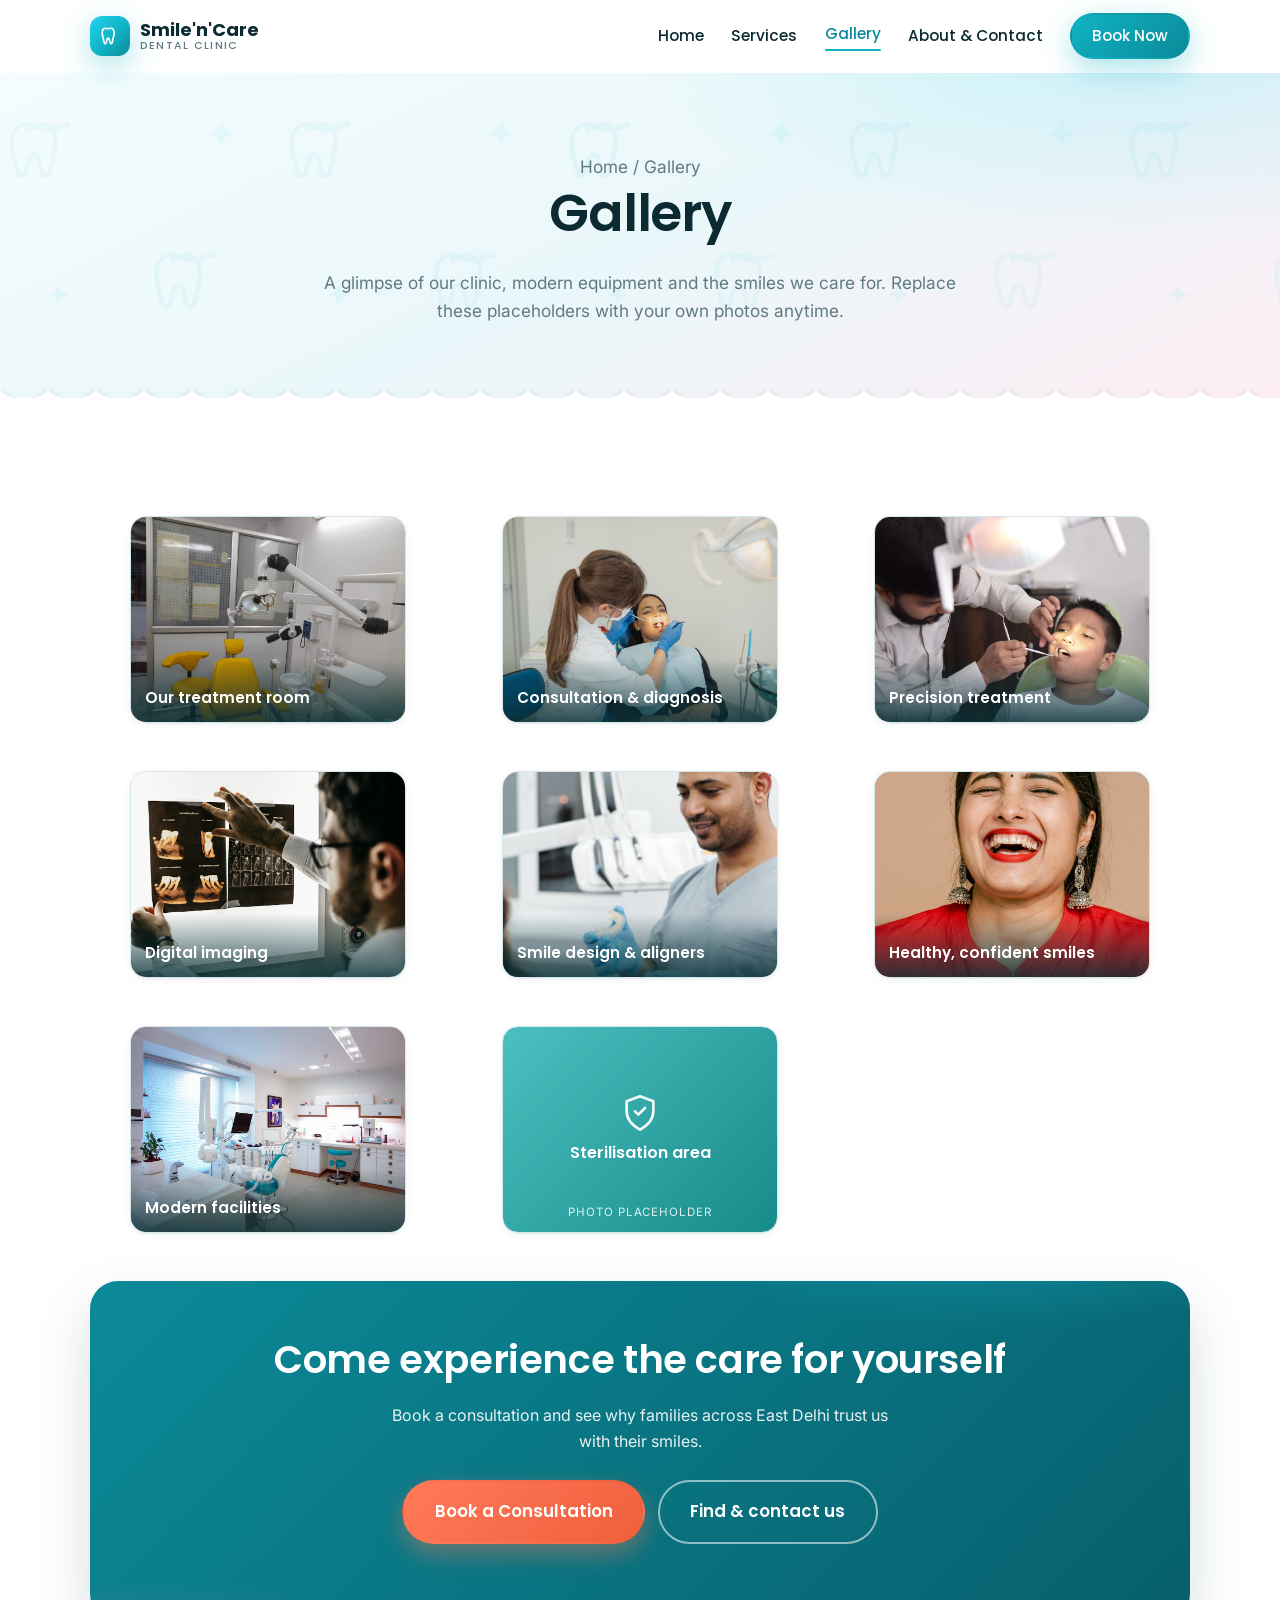
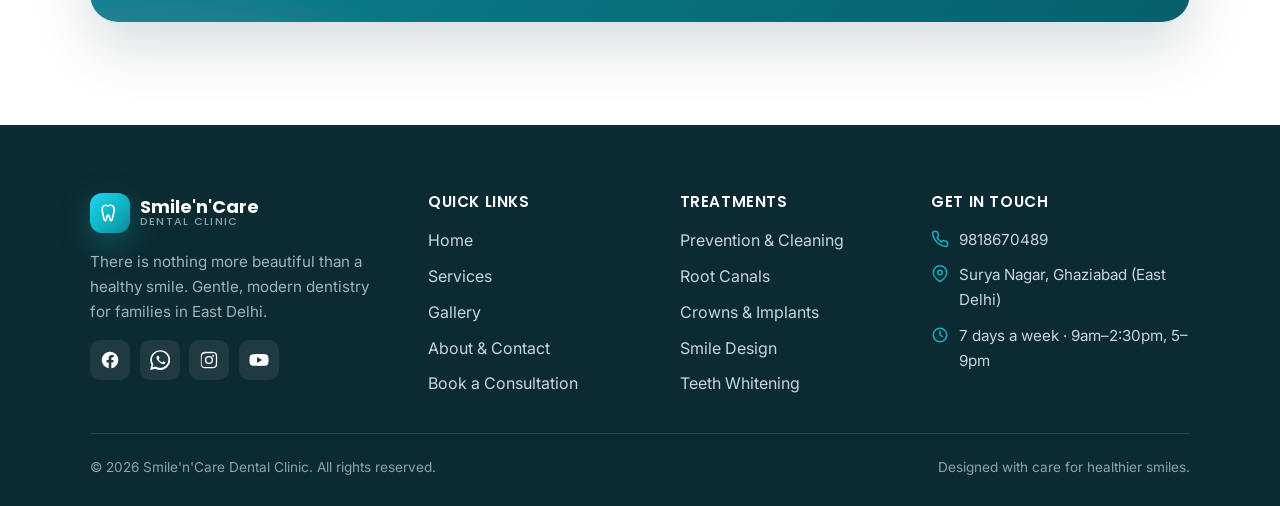
<file: gallery.html>
<!DOCTYPE html>
<html lang="en">
<head>
  <meta charset="UTF-8" />
  <meta name="viewport" content="width=device-width, initial-scale=1.0" />
  <title>Gallery — Smile'n'Care Dental Clinic, East Delhi</title>
  <meta name="description" content="A look inside Smile'n'Care Dental Clinic in East Delhi — our clinic, equipment, team and patient smiles. (Photo placeholders shown until real images are added.)" />
  <meta name="theme-color" content="#0ea5b7" />
  <link rel="icon" href="assets/favicon.svg" type="image/svg+xml" />
  <link rel="preconnect" href="https://fonts.googleapis.com" />
  <link rel="preconnect" href="https://fonts.gstatic.com" crossorigin />
  <link href="https://fonts.googleapis.com/css2?family=Inter:wght@400;500;600&family=Poppins:wght@500;600;700&display=swap" rel="stylesheet" />
  <link rel="stylesheet" href="assets/css/styles.css" />
</head>
<body>
  <a class="skip-link" href="#main">Skip to content</a>

  <header class="site-header">
    <div class="container nav">
      <a class="brand" href="index.html" aria-label="Smile'n'Care Dental Clinic home">
        <span class="brand-mark"><svg viewBox="0 0 24 24" fill="none" stroke="#fff" stroke-width="1.8" stroke-linecap="round" stroke-linejoin="round"><path d="M7.5 3.5C5 3.5 3.5 5.5 3.5 8.5c0 2 .5 3.5 1 5.5.4 1.6.6 3 .9 4.3.2 1 .5 2.2 1.4 2.2 1 0 1.2-1.3 1.5-2.8.3-1.4.5-3.4 1.7-3.4s1.4 2 1.7 3.4c.3 1.5.5 2.8 1.5 2.8.9 0 1.2-1.2 1.4-2.2.3-1.3.5-2.7.9-4.3.5-2 1-3.5 1-5.5 0-3-1.5-5-4-5-1.5 0-2.2.8-3.4.8S9 3.5 7.5 3.5z"/></svg></span>
        <span class="brand-name">Smile'n'Care<small>Dental Clinic</small></span>
      </a>
      <button class="nav-toggle" aria-label="Toggle menu" aria-expanded="false"><svg viewBox="0 0 24 24" fill="none" stroke="currentColor" stroke-width="2" stroke-linecap="round"><path d="M4 7h16M4 12h16M4 17h16"/></svg></button>
      <nav class="nav-links" aria-label="Primary">
        <a href="index.html">Home</a>
        <a href="services.html">Services</a>
        <a href="gallery.html" aria-current="page">Gallery</a>
        <a href="about.html">About &amp; Contact</a>
        <a class="btn btn-primary nav-cta" href="book.html">Book Now</a>
      </nav>
    </div>
  </header>

  <main id="main">
    <section class="page-banner">
      <div class="container">
        <p class="crumbs"><a href="index.html">Home</a> / Gallery</p>
        <h1>Gallery</h1>
        <p>A glimpse of our clinic, modern equipment and the smiles we care for. Replace these placeholders with your own photos anytime.</p>
      </div>
      <div class="tooth-divider" aria-hidden="true"></div>
    </section>

    <section class="section">
      <div class="container">
        <div class="gallery-grid">
          <figure class="tile photo reveal"><img src="assets/images/treatment-room.jpg" alt="Our dental treatment room with chair and equipment"><figcaption>Our treatment room</figcaption></figure>
          <figure class="tile photo reveal"><img src="assets/images/consultation.jpg" alt="Dentist reviewing an X-ray with a patient"><figcaption>Consultation &amp; diagnosis</figcaption></figure>
          <figure class="tile photo reveal"><img src="assets/images/procedure.jpg" alt="Dentist performing a precise procedure"><figcaption>Precision treatment</figcaption></figure>
          <figure class="tile photo reveal"><img src="assets/images/dentist-patient.jpg" alt="Digital dental imaging and diagnosis"><figcaption>Digital imaging</figcaption></figure>
          <figure class="tile photo reveal"><img src="assets/images/team-care.jpg" alt="Patient fitting a clear aligner"><figcaption>Smile design &amp; aligners</figcaption></figure>
          <figure class="tile photo reveal"><img src="assets/images/healthy-smile.jpg" alt="Patient with a bright, healthy smile"><figcaption>Healthy, confident smiles</figcaption></figure>
          <figure class="tile photo reveal"><img src="assets/images/clinic-interior.jpg" alt="Modern, comfortable clinic facilities"><figcaption>Modern facilities</figcaption></figure>
          <figure class="tile g5 reveal"><div class="tile-inner"><svg viewBox="0 0 24 24" fill="none" stroke="currentColor" stroke-width="1.6" stroke-linecap="round" stroke-linejoin="round"><path d="M12 2 4 5v6c0 5 3.4 8.5 8 11 4.6-2.5 8-6 8-11V5l-8-3z"/><path d="m9 11 2 2 4-4"/></svg><b>Sterilisation area</b></div></figure>
        </div>


        <div class="cta-band reveal mt-2">
          <h2>Come experience the care for yourself</h2>
          <p>Book a consultation and see why families across East Delhi trust us with their smiles.</p>
          <div class="hero-cta">
            <a class="btn btn-accent btn-lg" href="book.html">Book a Consultation</a>
            <a class="btn btn-outline-white btn-lg" href="about.html">Find &amp; contact us</a>
          </div>
        </div>
      </div>
    </section>
  </main>

  <footer class="site-footer">
    <div class="container">
      <div class="footer-grid">
        <div class="footer-brand">
          <a class="brand" href="index.html">
            <span class="brand-mark"><svg viewBox="0 0 24 24" fill="none" stroke="#fff" stroke-width="1.8" stroke-linecap="round" stroke-linejoin="round"><path d="M7.5 3.5C5 3.5 3.5 5.5 3.5 8.5c0 2 .5 3.5 1 5.5.4 1.6.6 3 .9 4.3.2 1 .5 2.2 1.4 2.2 1 0 1.2-1.3 1.5-2.8.3-1.4.5-3.4 1.7-3.4s1.4 2 1.7 3.4c.3 1.5.5 2.8 1.5 2.8.9 0 1.2-1.2 1.4-2.2.3-1.3.5-2.7.9-4.3.5-2 1-3.5 1-5.5 0-3-1.5-5-4-5-1.5 0-2.2.8-3.4.8S9 3.5 7.5 3.5z"/></svg></span>
            <span class="brand-name">Smile'n'Care<small>Dental Clinic</small></span>
          </a>
          <p>There is nothing more beautiful than a healthy smile. Gentle, modern dentistry for families in East Delhi.</p>
          <div class="socials">
            <a href="https://facebook.com/dental.clinic.east.delhi" target="_blank" rel="noopener" aria-label="Facebook"><svg viewBox="0 0 24 24" fill="currentColor"><path d="M22 12a10 10 0 1 0-11.6 9.9v-7H7.9V12h2.5V9.8c0-2.5 1.5-3.9 3.8-3.9 1.1 0 2.2.2 2.2.2v2.5h-1.2c-1.2 0-1.6.8-1.6 1.6V12h2.7l-.4 2.9h-2.3v7A10 10 0 0 0 22 12z"/></svg></a>
            <a href="https://wa.me/919818670489" target="_blank" rel="noopener" aria-label="WhatsApp"><svg viewBox="0 0 24 24" fill="currentColor"><path d="M.1 24l1.7-6.2A11.9 11.9 0 1 1 12 24a11.9 11.9 0 0 1-5.7-1.5L.1 24zM6.8 20l.4.2a9.9 9.9 0 0 0 5 1.4 9.9 9.9 0 1 0-9.9-9.9c0 1.9.5 3.6 1.5 5.1l.2.4-1 3.6 3.8-1zm11.4-5.5c-.2-.1-1.5-.7-1.7-.8-.2-.1-.4-.1-.6.1l-.8 1c-.2.2-.3.2-.5.1a8 8 0 0 1-2.4-1.5 9 9 0 0 1-1.6-2.1c-.2-.3 0-.4.1-.6l.5-.5c.1-.2.2-.3.2-.5s0-.4-.1-.5l-.8-1.9c-.2-.5-.4-.4-.6-.4h-.5c-.2 0-.5.1-.7.3-.2.3-.9.9-.9 2.2s.9 2.5 1.1 2.7c.1.2 1.9 2.9 4.6 4 .6.3 1.1.5 1.5.6.6.2 1.2.2 1.6.1.5-.1 1.5-.6 1.7-1.2.2-.6.2-1.1.1-1.2 0-.1-.2-.2-.5-.3z"/></svg></a>
            <a href="https://www.instagram.com/smile_n_care/" target="_blank" rel="noopener" aria-label="Instagram"><svg viewBox="0 0 24 24" fill="currentColor"><path d="M12 2.2c3.2 0 3.6 0 4.9.07 1.2.06 1.8.25 2.2.42.55.21.95.47 1.37.89.42.42.68.82.89 1.37.17.4.36 1 .42 2.2.06 1.3.07 1.7.07 4.9s0 3.6-.07 4.9c-.06 1.2-.25 1.8-.42 2.2a3.7 3.7 0 0 1-.89 1.37 3.7 3.7 0 0 1-1.37.89c-.4.17-1 .36-2.2.42-1.3.06-1.7.07-4.9.07s-3.6 0-4.9-.07c-1.2-.06-1.8-.25-2.2-.42a3.7 3.7 0 0 1-1.37-.89 3.7 3.7 0 0 1-.89-1.37c-.17-.4-.36-1-.42-2.2C2.2 15.6 2.2 15.2 2.2 12s0-3.6.07-4.9c.06-1.2.25-1.8.42-2.2.21-.55.47-.95.89-1.37.42-.42.82-.68 1.37-.89.4-.17 1-.36 2.2-.42C8.4 2.2 8.8 2.2 12 2.2zm0 1.8c-3.1 0-3.5 0-4.7.07-.9.04-1.4.2-1.7.32-.43.17-.74.37-1.06.69-.32.32-.52.63-.69 1.06-.12.3-.28.8-.32 1.7C3.2 8.5 3.2 8.9 3.2 12s0 3.5.07 4.7c.04.9.2 1.4.32 1.7.17.43.37.74.69 1.06.32.32.63.52 1.06.69.3.12.8.28 1.7.32 1.2.07 1.6.07 4.7.07s3.5 0 4.7-.07c.9-.04 1.4-.2 1.7-.32.43-.17.74-.37 1.06-.69.32-.32.52-.63.69-1.06.12-.3.28-.8.32-1.7.07-1.2.07-1.6.07-4.7s0-3.5-.07-4.7c-.04-.9-.2-1.4-.32-1.7a2.9 2.9 0 0 0-.69-1.06 2.9 2.9 0 0 0-1.06-.69c-.3-.12-.8-.28-1.7-.32C15.5 4 15.1 4 12 4zm0 3.1a4.9 4.9 0 1 1 0 9.8 4.9 4.9 0 0 1 0-9.8zm0 8.1a3.2 3.2 0 1 0 0-6.4 3.2 3.2 0 0 0 0 6.4zm6.2-8.3a1.15 1.15 0 1 1-2.3 0 1.15 1.15 0 0 1 2.3 0z"/></svg></a>
            <a href="https://www.youtube.com/@sarikajain3560" target="_blank" rel="noopener" aria-label="YouTube"><svg viewBox="0 0 24 24" fill="currentColor"><path d="M23 7.5a3 3 0 0 0-2.1-2.1C19 4.9 12 4.9 12 4.9s-7 0-8.9.5A3 3 0 0 0 1 7.5 31 31 0 0 0 .5 12 31 31 0 0 0 1 16.5a3 3 0 0 0 2.1 2.1c1.9.5 8.9.5 8.9.5s7 0 8.9-.5a3 3 0 0 0 2.1-2.1A31 31 0 0 0 23.5 12 31 31 0 0 0 23 7.5zM9.7 15.5v-7l6 3.5z"/></svg></a>
          </div>
        </div>
        <div>
          <h4>Quick Links</h4>
          <div class="footer-links">
            <a href="index.html">Home</a>
            <a href="services.html">Services</a>
            <a href="gallery.html">Gallery</a>
            <a href="about.html">About &amp; Contact</a>
            <a href="book.html">Book a Consultation</a>
          </div>
        </div>
        <div>
          <h4>Treatments</h4>
          <div class="footer-links">
            <a href="services.html#prevention">Prevention &amp; Cleaning</a>
            <a href="services.html#endodontics">Root Canals</a>
            <a href="services.html#prosthesis">Crowns &amp; Implants</a>
            <a href="services.html#smile">Smile Design</a>
            <a href="services.html#whitening">Teeth Whitening</a>
          </div>
        </div>
        <div>
          <h4>Get in touch</h4>
          <div class="foot-contact">
            <a href="tel:+919818670489"><svg viewBox="0 0 24 24" fill="none" stroke="currentColor" stroke-width="2" stroke-linecap="round" stroke-linejoin="round"><path d="M22 16.92v3a2 2 0 0 1-2.18 2 19.79 19.79 0 0 1-8.63-3.07 19.5 19.5 0 0 1-6-6 19.79 19.79 0 0 1-3.07-8.67A2 2 0 0 1 4.11 2h3a2 2 0 0 1 2 1.72c.13.96.36 1.9.7 2.81a2 2 0 0 1-.45 2.11L8.09 9.91a16 16 0 0 0 6 6l1.27-1.27a2 2 0 0 1 2.11-.45c.9.34 1.85.57 2.81.7A2 2 0 0 1 22 16.92z"/></svg> 9818670489</a>            <span><svg viewBox="0 0 24 24" fill="none" stroke="currentColor" stroke-width="2" stroke-linecap="round" stroke-linejoin="round"><path d="M21 10c0 7-9 12-9 12s-9-5-9-12a9 9 0 0 1 18 0z"/><circle cx="12" cy="10" r="3"/></svg> Surya Nagar, Ghaziabad (East Delhi)</span>
            <span><svg viewBox="0 0 24 24" fill="none" stroke="currentColor" stroke-width="2" stroke-linecap="round" stroke-linejoin="round"><circle cx="12" cy="12" r="9"/><path d="M12 7v5l3 2"/></svg> 7 days a week · 9am–2:30pm, 5–9pm</span>
          </div>
        </div>
      </div>
      <div class="footer-bottom">
        <span>© <span data-year>2026</span> Smile'n'Care Dental Clinic. All rights reserved.</span>
        <span>Designed with care for healthier smiles.</span>
      </div>
    </div>
  </footer>

  <script src="assets/js/config.js"></script>
  <script src="assets/js/main.js"></script>
</body>
</html>
</file>
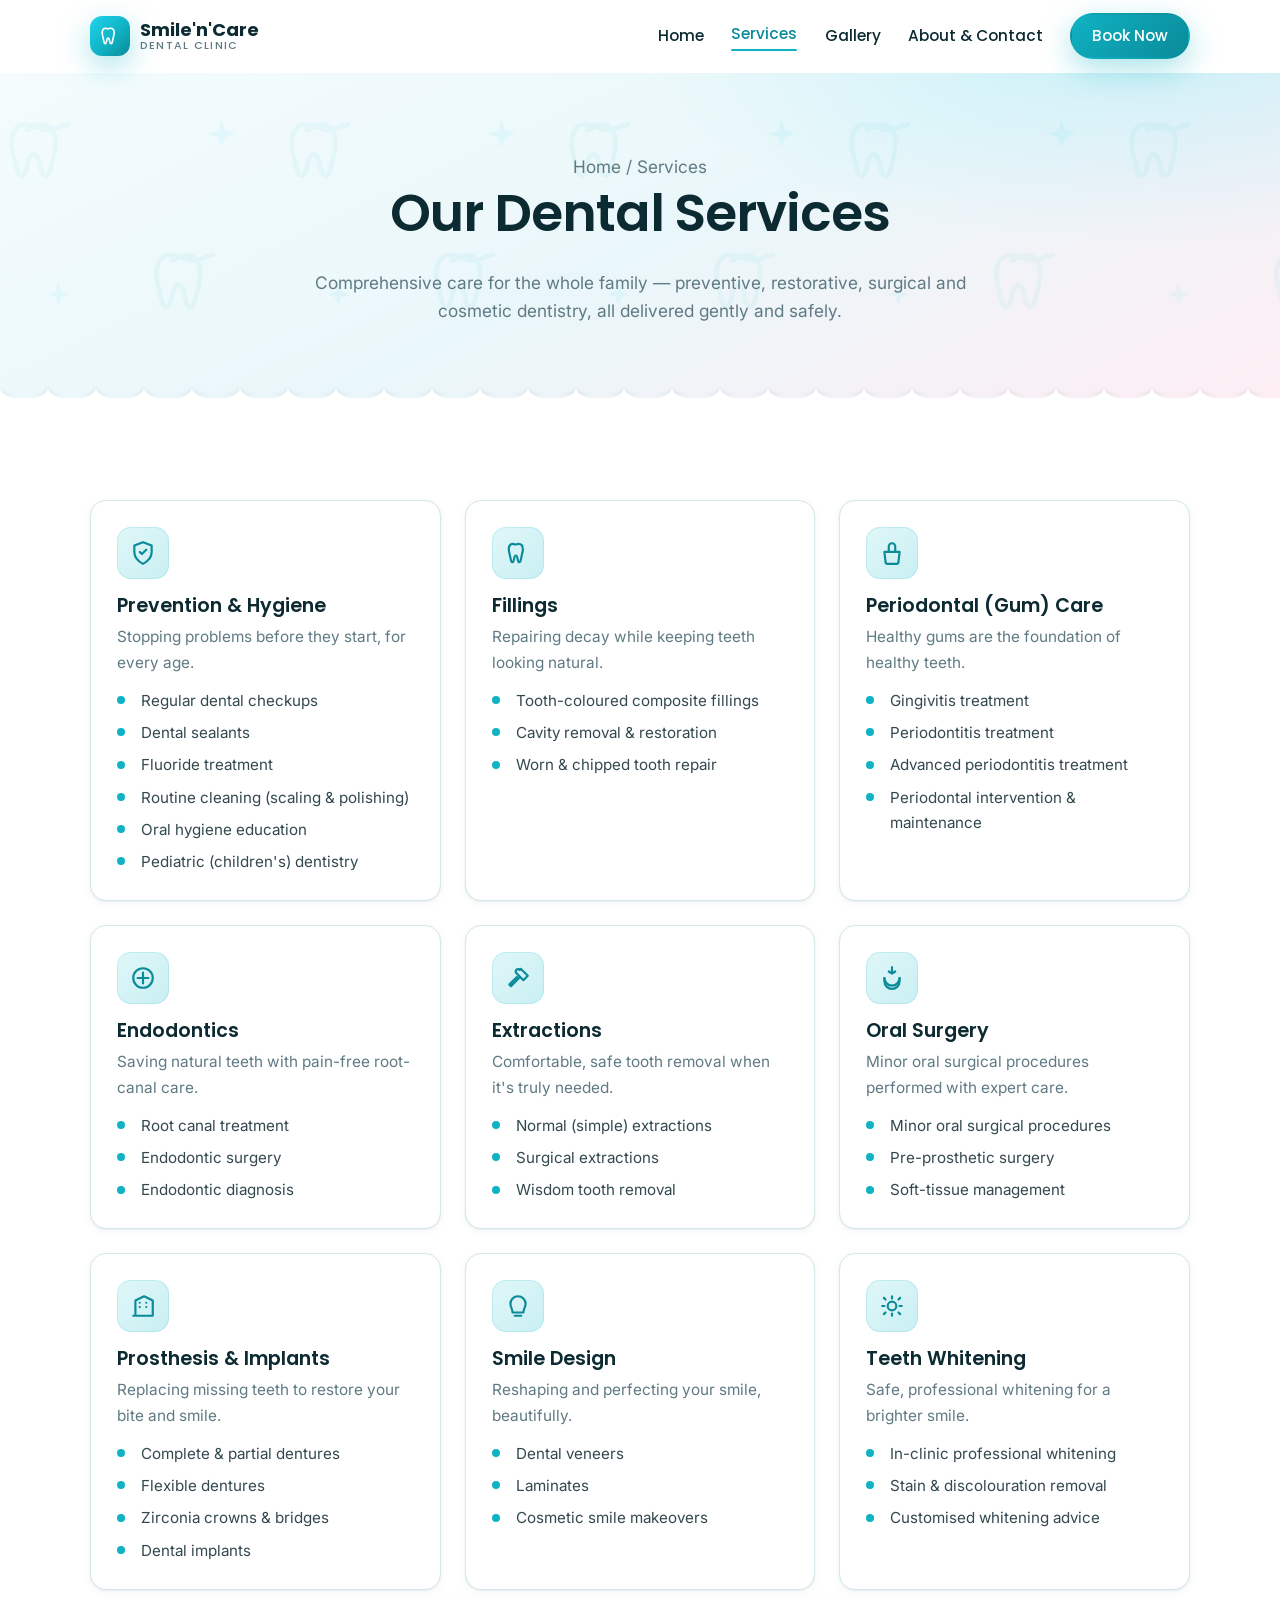
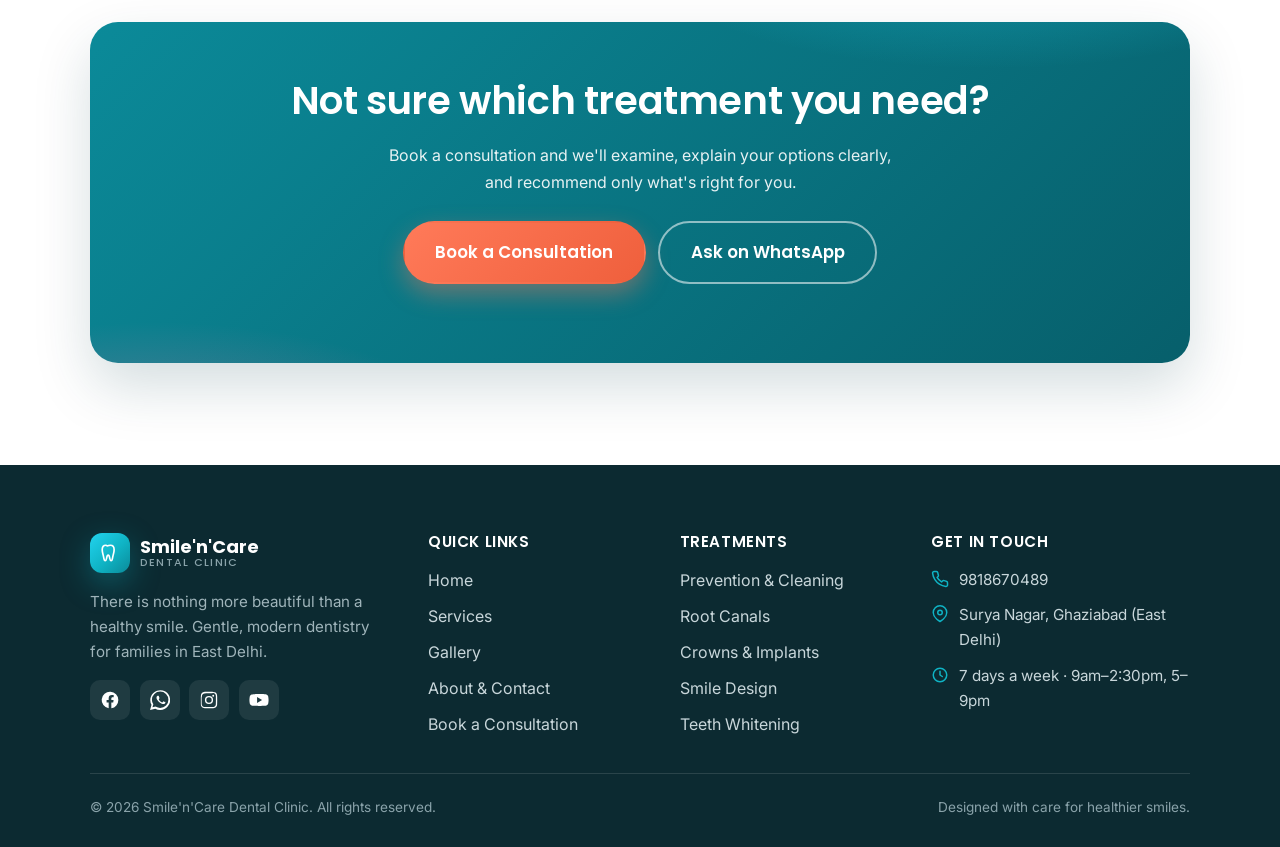
<file: services.html>
<!DOCTYPE html>
<html lang="en">
<head>
  <meta charset="UTF-8" />
  <meta name="viewport" content="width=device-width, initial-scale=1.0" />
  <title>Our Services — Smile'n'Care Dental Clinic, East Delhi</title>
  <meta name="description" content="Full list of dental treatments at Smile'n'Care Dental Clinic, East Delhi: prevention, composite fillings, gum care, root canals, extractions, oral surgery, dentures, implants, crowns, veneers and teeth whitening." />
  <meta name="theme-color" content="#0ea5b7" />
  <link rel="icon" href="assets/favicon.svg" type="image/svg+xml" />
  <link rel="preconnect" href="https://fonts.googleapis.com" />
  <link rel="preconnect" href="https://fonts.gstatic.com" crossorigin />
  <link href="https://fonts.googleapis.com/css2?family=Inter:wght@400;500;600&family=Poppins:wght@500;600;700&display=swap" rel="stylesheet" />
  <link rel="stylesheet" href="assets/css/styles.css" />
</head>
<body>
  <a class="skip-link" href="#main">Skip to content</a>

  <header class="site-header">
    <div class="container nav">
      <a class="brand" href="index.html" aria-label="Smile'n'Care Dental Clinic home">
        <span class="brand-mark"><svg viewBox="0 0 24 24" fill="none" stroke="#fff" stroke-width="1.8" stroke-linecap="round" stroke-linejoin="round"><path d="M7.5 3.5C5 3.5 3.5 5.5 3.5 8.5c0 2 .5 3.5 1 5.5.4 1.6.6 3 .9 4.3.2 1 .5 2.2 1.4 2.2 1 0 1.2-1.3 1.5-2.8.3-1.4.5-3.4 1.7-3.4s1.4 2 1.7 3.4c.3 1.5.5 2.8 1.5 2.8.9 0 1.2-1.2 1.4-2.2.3-1.3.5-2.7.9-4.3.5-2 1-3.5 1-5.5 0-3-1.5-5-4-5-1.5 0-2.2.8-3.4.8S9 3.5 7.5 3.5z"/></svg></span>
        <span class="brand-name">Smile'n'Care<small>Dental Clinic</small></span>
      </a>
      <button class="nav-toggle" aria-label="Toggle menu" aria-expanded="false"><svg viewBox="0 0 24 24" fill="none" stroke="currentColor" stroke-width="2" stroke-linecap="round"><path d="M4 7h16M4 12h16M4 17h16"/></svg></button>
      <nav class="nav-links" aria-label="Primary">
        <a href="index.html">Home</a>
        <a href="services.html" aria-current="page">Services</a>
        <a href="gallery.html">Gallery</a>
        <a href="about.html">About &amp; Contact</a>
        <a class="btn btn-primary nav-cta" href="book.html">Book Now</a>
      </nav>
    </div>
  </header>

  <main id="main">
    <section class="page-banner">
      <div class="container">
        <p class="crumbs"><a href="index.html">Home</a> / Services</p>
        <h1>Our Dental Services</h1>
        <p>Comprehensive care for the whole family — preventive, restorative, surgical and cosmetic dentistry, all delivered gently and safely.</p>
      </div>
      <div class="tooth-divider" aria-hidden="true"></div>
    </section>

    <section class="section">
      <div class="container">
        <div class="grid grid-3">

          <!-- Prevention -->
          <article id="prevention" class="card svc-card reveal">
            <div class="card-ico"><svg viewBox="0 0 24 24" fill="none" stroke="currentColor" stroke-width="2" stroke-linecap="round" stroke-linejoin="round"><path d="M12 2 4 5v6c0 5 3.4 8.5 8 11 4.6-2.5 8-6 8-11V5l-8-3z"/><path d="m9 11 2 2 4-4"/></svg></div>
            <h3>Prevention &amp; Hygiene</h3>
            <p>Stopping problems before they start, for every age.</p>
            <ul>
              <li>Regular dental checkups</li>
              <li>Dental sealants</li>
              <li>Fluoride treatment</li>
              <li>Routine cleaning (scaling &amp; polishing)</li>
              <li>Oral hygiene education</li>
              <li>Pediatric (children's) dentistry</li>
            </ul>
          </article>

          <!-- Fillings -->
          <article id="fillings" class="card svc-card reveal">
            <div class="card-ico"><svg viewBox="0 0 24 24" fill="none" stroke="currentColor" stroke-width="2" stroke-linecap="round" stroke-linejoin="round"><path d="M7.5 3.5C5 3.5 3.5 5.5 3.5 8.5c0 2 .5 3.5 1 5.5.4 1.6.6 3 .9 4.3.2 1 .5 2.2 1.4 2.2 1 0 1.2-1.3 1.5-2.8.3-1.4.5-3.4 1.7-3.4s1.4 2 1.7 3.4c.3 1.5.5 2.8 1.5 2.8.9 0 1.2-1.2 1.4-2.2.3-1.3.5-2.7.9-4.3.5-2 1-3.5 1-5.5 0-3-1.5-5-4-5-1.5 0-2.2.8-3.4.8S9 3.5 7.5 3.5z"/></svg></div>
            <h3>Fillings</h3>
            <p>Repairing decay while keeping teeth looking natural.</p>
            <ul>
              <li>Tooth-coloured composite fillings</li>
              <li>Cavity removal &amp; restoration</li>
              <li>Worn &amp; chipped tooth repair</li>
            </ul>
          </article>

          <!-- Periodontal -->
          <article id="periodontal" class="card svc-card reveal">
            <div class="card-ico"><svg viewBox="0 0 24 24" fill="none" stroke="currentColor" stroke-width="2" stroke-linecap="round" stroke-linejoin="round"><path d="M9 11V6a3 3 0 0 1 6 0v5"/><path d="M5 11h14l-1 9a2 2 0 0 1-2 2H8a2 2 0 0 1-2-2l-1-9z"/></svg></div>
            <h3>Periodontal (Gum) Care</h3>
            <p>Healthy gums are the foundation of healthy teeth.</p>
            <ul>
              <li>Gingivitis treatment</li>
              <li>Periodontitis treatment</li>
              <li>Advanced periodontitis treatment</li>
              <li>Periodontal intervention &amp; maintenance</li>
            </ul>
          </article>

          <!-- Endodontics -->
          <article id="endodontics" class="card svc-card reveal">
            <div class="card-ico"><svg viewBox="0 0 24 24" fill="none" stroke="currentColor" stroke-width="2" stroke-linecap="round" stroke-linejoin="round"><circle cx="12" cy="12" r="9"/><path d="M12 7v10M7 12h10"/></svg></div>
            <h3>Endodontics</h3>
            <p>Saving natural teeth with pain-free root-canal care.</p>
            <ul>
              <li>Root canal treatment</li>
              <li>Endodontic surgery</li>
              <li>Endodontic diagnosis</li>
            </ul>
          </article>

          <!-- Extractions -->
          <article id="extractions" class="card svc-card reveal">
            <div class="card-ico"><svg viewBox="0 0 24 24" fill="none" stroke="currentColor" stroke-width="2" stroke-linecap="round" stroke-linejoin="round"><path d="M14.5 3.5 21 10l-4 4-6.5-6.5a2.1 2.1 0 0 1 0-3 2.1 2.1 0 0 1 3 0z"/><path d="m11 11-7 7 1.5 1.5L13 12"/></svg></div>
            <h3>Extractions</h3>
            <p>Comfortable, safe tooth removal when it's truly needed.</p>
            <ul>
              <li>Normal (simple) extractions</li>
              <li>Surgical extractions</li>
              <li>Wisdom tooth removal</li>
            </ul>
          </article>

          <!-- Oral surgery -->
          <article id="oral-surgery" class="card svc-card reveal">
            <div class="card-ico"><svg viewBox="0 0 24 24" fill="none" stroke="currentColor" stroke-width="2" stroke-linecap="round" stroke-linejoin="round"><path d="M12 2v6m0 0 3-2m-3 2L9 6"/><path d="M5 12a7 7 0 0 0 14 0"/><path d="M5 12v3a7 7 0 0 0 14 0v-3"/></svg></div>
            <h3>Oral Surgery</h3>
            <p>Minor oral surgical procedures performed with expert care.</p>
            <ul>
              <li>Minor oral surgical procedures</li>
              <li>Pre-prosthetic surgery</li>
              <li>Soft-tissue management</li>
            </ul>
          </article>

          <!-- Prosthesis -->
          <article id="prosthesis" class="card svc-card reveal">
            <div class="card-ico"><svg viewBox="0 0 24 24" fill="none" stroke="currentColor" stroke-width="2" stroke-linecap="round" stroke-linejoin="round"><path d="M3 21h18M5 21V7l8-4 8 4v14M9 9h.01M15 9h.01M9 13h.01M15 13h.01"/></svg></div>
            <h3>Prosthesis &amp; Implants</h3>
            <p>Replacing missing teeth to restore your bite and smile.</p>
            <ul>
              <li>Complete &amp; partial dentures</li>
              <li>Flexible dentures</li>
              <li>Zirconia crowns &amp; bridges</li>
              <li>Dental implants</li>
            </ul>
          </article>

          <!-- Smile design -->
          <article id="smile" class="card svc-card reveal">
            <div class="card-ico"><svg viewBox="0 0 24 24" fill="none" stroke="currentColor" stroke-width="2" stroke-linecap="round" stroke-linejoin="round"><path d="M12 3c4 0 7 3 7 7 0 3-2 5-2 8H7c0-3-2-5-2-8 0-4 3-7 7-7z"/><path d="M9 21h6"/></svg></div>
            <h3>Smile Design</h3>
            <p>Reshaping and perfecting your smile, beautifully.</p>
            <ul>
              <li>Dental veneers</li>
              <li>Laminates</li>
              <li>Cosmetic smile makeovers</li>
            </ul>
          </article>

          <!-- Whitening -->
          <article id="whitening" class="card svc-card reveal">
            <div class="card-ico"><svg viewBox="0 0 24 24" fill="none" stroke="currentColor" stroke-width="2" stroke-linecap="round" stroke-linejoin="round"><path d="M12 3v2M12 19v2M5 12H3M21 12h-2M6 6 4.5 4.5M18 6l1.5-1.5M6 18l-1.5 1.5M18 18l1.5 1.5"/><circle cx="12" cy="12" r="4"/></svg></div>
            <h3>Teeth Whitening</h3>
            <p>Safe, professional whitening for a brighter smile.</p>
            <ul>
              <li>In-clinic professional whitening</li>
              <li>Stain &amp; discolouration removal</li>
              <li>Customised whitening advice</li>
            </ul>
          </article>

        </div>

        <div class="cta-band reveal mt-2">
          <h2>Not sure which treatment you need?</h2>
          <p>Book a consultation and we'll examine, explain your options clearly, and recommend only what's right for you.</p>
          <div class="hero-cta">
            <a class="btn btn-accent btn-lg" href="book.html">Book a Consultation</a>
            <a class="btn btn-outline-white btn-lg" href="https://wa.me/919818670489" target="_blank" rel="noopener">Ask on WhatsApp</a>
          </div>
        </div>
      </div>
    </section>
  </main>

  <footer class="site-footer">
    <div class="container">
      <div class="footer-grid">
        <div class="footer-brand">
          <a class="brand" href="index.html">
            <span class="brand-mark"><svg viewBox="0 0 24 24" fill="none" stroke="#fff" stroke-width="1.8" stroke-linecap="round" stroke-linejoin="round"><path d="M7.5 3.5C5 3.5 3.5 5.5 3.5 8.5c0 2 .5 3.5 1 5.5.4 1.6.6 3 .9 4.3.2 1 .5 2.2 1.4 2.2 1 0 1.2-1.3 1.5-2.8.3-1.4.5-3.4 1.7-3.4s1.4 2 1.7 3.4c.3 1.5.5 2.8 1.5 2.8.9 0 1.2-1.2 1.4-2.2.3-1.3.5-2.7.9-4.3.5-2 1-3.5 1-5.5 0-3-1.5-5-4-5-1.5 0-2.2.8-3.4.8S9 3.5 7.5 3.5z"/></svg></span>
            <span class="brand-name">Smile'n'Care<small>Dental Clinic</small></span>
          </a>
          <p>There is nothing more beautiful than a healthy smile. Gentle, modern dentistry for families in East Delhi.</p>
          <div class="socials">
            <a href="https://facebook.com/dental.clinic.east.delhi" target="_blank" rel="noopener" aria-label="Facebook"><svg viewBox="0 0 24 24" fill="currentColor"><path d="M22 12a10 10 0 1 0-11.6 9.9v-7H7.9V12h2.5V9.8c0-2.5 1.5-3.9 3.8-3.9 1.1 0 2.2.2 2.2.2v2.5h-1.2c-1.2 0-1.6.8-1.6 1.6V12h2.7l-.4 2.9h-2.3v7A10 10 0 0 0 22 12z"/></svg></a>
            <a href="https://wa.me/919818670489" target="_blank" rel="noopener" aria-label="WhatsApp"><svg viewBox="0 0 24 24" fill="currentColor"><path d="M.1 24l1.7-6.2A11.9 11.9 0 1 1 12 24a11.9 11.9 0 0 1-5.7-1.5L.1 24zM6.8 20l.4.2a9.9 9.9 0 0 0 5 1.4 9.9 9.9 0 1 0-9.9-9.9c0 1.9.5 3.6 1.5 5.1l.2.4-1 3.6 3.8-1zm11.4-5.5c-.2-.1-1.5-.7-1.7-.8-.2-.1-.4-.1-.6.1l-.8 1c-.2.2-.3.2-.5.1a8 8 0 0 1-2.4-1.5 9 9 0 0 1-1.6-2.1c-.2-.3 0-.4.1-.6l.5-.5c.1-.2.2-.3.2-.5s0-.4-.1-.5l-.8-1.9c-.2-.5-.4-.4-.6-.4h-.5c-.2 0-.5.1-.7.3-.2.3-.9.9-.9 2.2s.9 2.5 1.1 2.7c.1.2 1.9 2.9 4.6 4 .6.3 1.1.5 1.5.6.6.2 1.2.2 1.6.1.5-.1 1.5-.6 1.7-1.2.2-.6.2-1.1.1-1.2 0-.1-.2-.2-.5-.3z"/></svg></a>
            <a href="https://www.instagram.com/smile_n_care/" target="_blank" rel="noopener" aria-label="Instagram"><svg viewBox="0 0 24 24" fill="currentColor"><path d="M12 2.2c3.2 0 3.6 0 4.9.07 1.2.06 1.8.25 2.2.42.55.21.95.47 1.37.89.42.42.68.82.89 1.37.17.4.36 1 .42 2.2.06 1.3.07 1.7.07 4.9s0 3.6-.07 4.9c-.06 1.2-.25 1.8-.42 2.2a3.7 3.7 0 0 1-.89 1.37 3.7 3.7 0 0 1-1.37.89c-.4.17-1 .36-2.2.42-1.3.06-1.7.07-4.9.07s-3.6 0-4.9-.07c-1.2-.06-1.8-.25-2.2-.42a3.7 3.7 0 0 1-1.37-.89 3.7 3.7 0 0 1-.89-1.37c-.17-.4-.36-1-.42-2.2C2.2 15.6 2.2 15.2 2.2 12s0-3.6.07-4.9c.06-1.2.25-1.8.42-2.2.21-.55.47-.95.89-1.37.42-.42.82-.68 1.37-.89.4-.17 1-.36 2.2-.42C8.4 2.2 8.8 2.2 12 2.2zm0 1.8c-3.1 0-3.5 0-4.7.07-.9.04-1.4.2-1.7.32-.43.17-.74.37-1.06.69-.32.32-.52.63-.69 1.06-.12.3-.28.8-.32 1.7C3.2 8.5 3.2 8.9 3.2 12s0 3.5.07 4.7c.04.9.2 1.4.32 1.7.17.43.37.74.69 1.06.32.32.63.52 1.06.69.3.12.8.28 1.7.32 1.2.07 1.6.07 4.7.07s3.5 0 4.7-.07c.9-.04 1.4-.2 1.7-.32.43-.17.74-.37 1.06-.69.32-.32.52-.63.69-1.06.12-.3.28-.8.32-1.7.07-1.2.07-1.6.07-4.7s0-3.5-.07-4.7c-.04-.9-.2-1.4-.32-1.7a2.9 2.9 0 0 0-.69-1.06 2.9 2.9 0 0 0-1.06-.69c-.3-.12-.8-.28-1.7-.32C15.5 4 15.1 4 12 4zm0 3.1a4.9 4.9 0 1 1 0 9.8 4.9 4.9 0 0 1 0-9.8zm0 8.1a3.2 3.2 0 1 0 0-6.4 3.2 3.2 0 0 0 0 6.4zm6.2-8.3a1.15 1.15 0 1 1-2.3 0 1.15 1.15 0 0 1 2.3 0z"/></svg></a>
            <a href="https://www.youtube.com/@sarikajain3560" target="_blank" rel="noopener" aria-label="YouTube"><svg viewBox="0 0 24 24" fill="currentColor"><path d="M23 7.5a3 3 0 0 0-2.1-2.1C19 4.9 12 4.9 12 4.9s-7 0-8.9.5A3 3 0 0 0 1 7.5 31 31 0 0 0 .5 12 31 31 0 0 0 1 16.5a3 3 0 0 0 2.1 2.1c1.9.5 8.9.5 8.9.5s7 0 8.9-.5a3 3 0 0 0 2.1-2.1A31 31 0 0 0 23.5 12 31 31 0 0 0 23 7.5zM9.7 15.5v-7l6 3.5z"/></svg></a>
          </div>
        </div>
        <div>
          <h4>Quick Links</h4>
          <div class="footer-links">
            <a href="index.html">Home</a>
            <a href="services.html">Services</a>
            <a href="gallery.html">Gallery</a>
            <a href="about.html">About &amp; Contact</a>
            <a href="book.html">Book a Consultation</a>
          </div>
        </div>
        <div>
          <h4>Treatments</h4>
          <div class="footer-links">
            <a href="services.html#prevention">Prevention &amp; Cleaning</a>
            <a href="services.html#endodontics">Root Canals</a>
            <a href="services.html#prosthesis">Crowns &amp; Implants</a>
            <a href="services.html#smile">Smile Design</a>
            <a href="services.html#whitening">Teeth Whitening</a>
          </div>
        </div>
        <div>
          <h4>Get in touch</h4>
          <div class="foot-contact">
            <a href="tel:+919818670489"><svg viewBox="0 0 24 24" fill="none" stroke="currentColor" stroke-width="2" stroke-linecap="round" stroke-linejoin="round"><path d="M22 16.92v3a2 2 0 0 1-2.18 2 19.79 19.79 0 0 1-8.63-3.07 19.5 19.5 0 0 1-6-6 19.79 19.79 0 0 1-3.07-8.67A2 2 0 0 1 4.11 2h3a2 2 0 0 1 2 1.72c.13.96.36 1.9.7 2.81a2 2 0 0 1-.45 2.11L8.09 9.91a16 16 0 0 0 6 6l1.27-1.27a2 2 0 0 1 2.11-.45c.9.34 1.85.57 2.81.7A2 2 0 0 1 22 16.92z"/></svg> 9818670489</a>            <span><svg viewBox="0 0 24 24" fill="none" stroke="currentColor" stroke-width="2" stroke-linecap="round" stroke-linejoin="round"><path d="M21 10c0 7-9 12-9 12s-9-5-9-12a9 9 0 0 1 18 0z"/><circle cx="12" cy="10" r="3"/></svg> Surya Nagar, Ghaziabad (East Delhi)</span>
            <span><svg viewBox="0 0 24 24" fill="none" stroke="currentColor" stroke-width="2" stroke-linecap="round" stroke-linejoin="round"><circle cx="12" cy="12" r="9"/><path d="M12 7v5l3 2"/></svg> 7 days a week · 9am–2:30pm, 5–9pm</span>
          </div>
        </div>
      </div>
      <div class="footer-bottom">
        <span>© <span data-year>2026</span> Smile'n'Care Dental Clinic. All rights reserved.</span>
        <span>Designed with care for healthier smiles.</span>
      </div>
    </div>
  </footer>

  <script src="assets/js/config.js"></script>
  <script src="assets/js/main.js"></script>
</body>
</html>
</file>
<file: assets/css/styles.css>
/* =====================================================================
   Smile'n'Care Dental Clinic — stylesheet
   ===================================================================== */

:root {
  --primary: #0fb3c4;
  --primary-dark: #0b8a99;
  --primary-darker: #075f6b;
  --primary-light: #e2f7f9;
  --primary-tint: #f1fbfc;
  --cyan: #22d3ee;        /* bright dental cyan */
  --mint: #6ee7d6;        /* fresh mint */
  --aqua: #2dd4bf;        /* aqua-teal */
  --pink: #ff7eb0;        /* soft rose accent */
  --pink-soft: #ffe3ee;   /* pale pink wash */
  --accent: #ff7a59;
  --accent-dark: #ef5f3c;
  --ink: #0c2a31;
  --body: #33484f;
  --muted: #5f7a83;
  --bg: #ffffff;
  --bg-soft: #ecf8fb;     /* cooler */
  --border: #d4e7ea;
  --white: #ffffff;
  --shadow-sm: 0 1px 2px rgba(8, 60, 70, .06), 0 2px 8px rgba(8, 60, 70, .05);
  --shadow-md: 0 10px 28px rgba(8, 60, 70, .12);
  --shadow-lg: 0 24px 56px rgba(8, 60, 70, .17);
  --glow: 0 10px 30px rgba(15, 179, 196, .35);
  /* dental gradients */
  --grad-brand: linear-gradient(135deg, var(--cyan), var(--primary) 55%, var(--primary-dark));
  --grad-deep: linear-gradient(135deg, var(--primary-dark), var(--primary-darker));
  --grad-soft: linear-gradient(155deg, #f4fcfd 0%, #eaf7fa 52%, #fdeef4 100%);
  /* faint tooth + sparkle motif (used as subtle section background) */
  --dental-motif: url("data:image/svg+xml,%3Csvg xmlns='http://www.w3.org/2000/svg' width='120' height='120' viewBox='0 0 120 120'%3E%3Cg fill='none' stroke='%230fb3c4' stroke-opacity='0.06' stroke-width='2'%3E%3Cpath d='M30 22c-4 0-6 2.5-9 2.5S15 22 11 22c-4 0-6 3.5-6 8 0 3 .8 5.6 1.6 8.8.6 2.5 1 5.3 2.6 5.3 1.6 0 1.9-2 2.4-4.2.5-2.2.8-5 2.8-5s2.3 2.8 2.8 5c.5 2.2.8 4.2 2.4 4.2 1.6 0 2-2.8 2.6-5.3.8-3.2 1.6-5.8 1.6-8.8 0-4.5-2-8-6-8-3 0-3.6 2.5-7 2.5'/%3E%3Cpath d='M92 78c-4 0-6 2.5-9 2.5S77 78 73 78c-4 0-6 3.5-6 8 0 3 .8 5.6 1.6 8.8.6 2.5 1 5.3 2.6 5.3 1.6 0 1.9-2 2.4-4.2.5-2.2.8-5 2.8-5s2.3 2.8 2.8 5c.5 2.2.8 4.2 2.4 4.2 1.6 0 2-2.8 2.6-5.3.8-3.2 1.6-5.8 1.6-8.8 0-4.5-2-8-6-8-3 0-3.6 2.5-7 2.5'/%3E%3C/g%3E%3Cg fill='%2322d3ee' fill-opacity='0.07'%3E%3Cpath d='M95 20l1.6 4.4L101 26l-4.4 1.6L95 32l-1.6-4.4L89 26l4.4-1.6z'/%3E%3Cpath d='M25 90l1.2 3.3L29.5 95l-3.3 1.2L25 99.5l-1.2-3.3L20.5 95l3.3-1.2z'/%3E%3C/g%3E%3C/svg%3E");
  --radius: 16px;
  --radius-sm: 10px;
  --radius-lg: 28px;
  --container: 1140px;
  --header-h: 72px;
  --font-head: "Poppins", system-ui, -apple-system, Segoe UI, Roboto, sans-serif;
  --font-body: "Inter", system-ui, -apple-system, Segoe UI, Roboto, sans-serif;
}

/* ---------------------------- base ---------------------------------- */
* { box-sizing: border-box; }
html { scroll-behavior: smooth; }
body {
  margin: 0;
  font-family: var(--font-body);
  color: var(--body);
  background: var(--bg);
  line-height: 1.65;
  -webkit-font-smoothing: antialiased;
}
h1, h2, h3, h4 { font-family: var(--font-head); color: var(--ink); line-height: 1.18; margin: 0 0 .5em; font-weight: 600; }
h1 { font-size: clamp(2rem, 5vw, 3.25rem); letter-spacing: -.02em; }
h2 { font-size: clamp(1.6rem, 3.4vw, 2.4rem); letter-spacing: -.01em; }
h3 { font-size: 1.2rem; }
p { margin: 0 0 1rem; }
a { color: var(--primary-dark); text-decoration: none; }
a:hover { color: var(--primary-darker); }
img { max-width: 100%; display: block; }
ul { margin: 0; padding: 0; list-style: none; }

.container { width: 100%; max-width: var(--container); margin: 0 auto; padding: 0 20px; }
.section { padding: clamp(56px, 8vw, 104px) 0; }
.section--soft {
  background-color: var(--bg-soft);
  background-image: radial-gradient(700px 320px at 100% -8%, rgba(255,126,176,.12), transparent 60%), var(--dental-motif);
  background-size: auto, 260px; background-repeat: no-repeat, repeat;
}
.section--tint {
  background-color: var(--primary-tint);
  background-image: radial-gradient(700px 320px at 0% -8%, rgba(255,126,176,.12), transparent 60%), var(--dental-motif);
  background-size: auto, 260px; background-repeat: no-repeat, repeat;
}

.eyebrow {
  display: inline-block; font-family: var(--font-head); font-weight: 600;
  font-size: .8rem; letter-spacing: .14em; text-transform: uppercase;
  color: var(--primary-dark); margin-bottom: .65rem;
}
.eyebrow::before { content: "\2726"; margin-right: .5em; color: var(--cyan); font-size: .9em; }
.section-head { max-width: 640px; margin: 0 auto clamp(36px, 5vw, 60px); text-align: center; }
.section-head p { color: var(--muted); font-size: 1.05rem; margin: 0; }
.lead { font-size: 1.15rem; color: var(--body); }
.text-muted { color: var(--muted); }
/* teal highlighter marker for key names */
.hl {
  font-weight: 600; color: var(--primary-darker);
  background: linear-gradient(180deg, transparent 58%, rgba(34,211,238,.32) 58%);
  padding: 0 .16em; border-radius: 4px;
}
.center { text-align: center; }

/* ---------------------------- buttons ------------------------------- */
.btn {
  display: inline-flex; align-items: center; justify-content: center; gap: .5rem;
  font-family: var(--font-head); font-weight: 600; font-size: .98rem;
  padding: .8rem 1.5rem; border-radius: 999px; border: 2px solid transparent;
  cursor: pointer; transition: transform .15s ease, box-shadow .2s ease, background .2s ease, color .2s ease;
  white-space: nowrap; text-align: center;
}
.btn:active { transform: translateY(1px); }
.btn { position: relative; overflow: hidden; }
/* moving sheen on solid buttons */
.btn-primary::after, .btn-accent::after {
  content: ""; position: absolute; top: 0; left: -120%; width: 60%; height: 100%;
  background: linear-gradient(100deg, transparent, rgba(255,255,255,.35), transparent);
  transform: skewX(-20deg); transition: left .6s ease;
}
.btn-primary:hover::after, .btn-accent:hover::after { left: 130%; }
.btn-primary { background: linear-gradient(135deg, var(--primary), var(--primary-dark)); color: #fff; box-shadow: var(--glow); }
.btn-primary:hover { color: #fff; box-shadow: 0 14px 32px rgba(15,179,196,.5); transform: translateY(-2px); filter: brightness(1.06); }
.btn-accent { background: linear-gradient(135deg, var(--accent), var(--accent-dark)); color: #fff; box-shadow: 0 10px 24px rgba(255, 122, 89, .4); }
.btn-accent:hover { color: #fff; transform: translateY(-2px); filter: brightness(1.04); }
.btn-wa { background: #25d366; color: #fff; box-shadow: 0 10px 24px rgba(37,211,102,.35); }
.btn-wa:hover { background: #1ebe5d; color: #fff; transform: translateY(-2px); }
.btn-ghost { background: #fff; color: var(--primary-dark); border-color: var(--border); }
.btn-ghost:hover { border-color: var(--primary); color: var(--primary-dark); transform: translateY(-2px); }
.btn-outline-white { background: transparent; color: #fff; border-color: rgba(255,255,255,.55); }
.btn-outline-white:hover { background: rgba(255,255,255,.12); color: #fff; }
.btn-lg { padding: 1rem 1.9rem; font-size: 1.05rem; }
.btn-block { width: 100%; }

/* ---------------------------- header -------------------------------- */
.site-header {
  position: sticky; top: 0; z-index: 50; background: rgba(255,255,255,.92);
  backdrop-filter: saturate(180%) blur(10px);
  border-bottom: 1px solid transparent; transition: box-shadow .2s ease, border-color .2s ease;
}
.site-header.scrolled { box-shadow: var(--shadow-sm); border-color: var(--border); }
.site-header .nav {
  display: flex; align-items: center; justify-content: space-between;
  height: var(--header-h);
}
.brand { display: inline-flex; align-items: center; gap: .6rem; color: var(--ink); }
.brand:hover { color: var(--ink); }
.brand-mark {
  width: 40px; height: 40px; flex: none; display: grid; place-items: center;
  background: var(--grad-brand);
  border-radius: 12px; box-shadow: var(--glow);
}
.brand-mark svg { width: 22px; height: 22px; }
.brand-name { font-family: var(--font-head); font-weight: 700; font-size: 1.12rem; line-height: 1.05; display: flex; flex-direction: column; }
.brand-name small { font-weight: 500; font-size: .68rem; letter-spacing: .12em; text-transform: uppercase; color: var(--muted); }

.nav-links { display: flex; align-items: center; gap: 1.7rem; }
.nav-links a { font-family: var(--font-head); font-weight: 500; font-size: .96rem; color: var(--ink); }
.nav-links a:not(.btn):hover { color: var(--primary-dark); }
.nav-links a[aria-current="page"]:not(.btn) { color: var(--primary-dark); }
.nav-links a[aria-current="page"]:not(.btn)::after {
  content: ""; display: block; height: 2px; border-radius: 2px;
  background: var(--primary); margin-top: 3px;
}
.nav-cta { color: #fff !important; padding: .55rem 1.25rem; }

.nav-toggle {
  display: none; width: 44px; height: 44px; border: 1px solid var(--border);
  background: #fff; border-radius: 12px; cursor: pointer; color: var(--ink);
  align-items: center; justify-content: center;
}
.nav-toggle svg { width: 22px; height: 22px; }

@media (max-width: 880px) {
  .nav-toggle { display: inline-flex; }
  .nav-links {
    position: absolute; top: var(--header-h); left: 0; right: 0;
    flex-direction: column; align-items: stretch; gap: .25rem;
    background: #fff; border-bottom: 1px solid var(--border);
    padding: 14px 20px 22px; box-shadow: var(--shadow-md);
    transform: translateY(-12px); opacity: 0; pointer-events: none;
    transition: opacity .18s ease, transform .18s ease;
  }
  .nav-links.open { transform: translateY(0); opacity: 1; pointer-events: auto; }
  .nav-links a { padding: .7rem .4rem; font-size: 1.05rem; }
  .nav-links a[aria-current="page"]:not(.btn)::after { display: none; }
  .nav-cta { margin-top: .5rem; }
}

/* ---------------------------- hero ---------------------------------- */
.hero {
  position: relative; overflow: hidden;
  background:
    radial-gradient(1100px 520px at 82% -12%, rgba(34,211,238,.20), transparent 60%),
    radial-gradient(820px 460px at -8% 108%, rgba(255,126,176,.20), transparent 58%),
    var(--dental-motif),
    var(--grad-soft);
  background-size: auto, auto, 300px, auto;
}
.hero::before, .hero::after {
  content: ""; position: absolute; border-radius: 50%; filter: blur(64px);
  opacity: .55; z-index: 0; pointer-events: none;
}
.hero::before { width: 340px; height: 340px; right: -60px; top: -90px; background: radial-gradient(circle, rgba(34,211,238,.55), transparent 70%); }
.hero::after  { width: 320px; height: 320px; left: -90px; bottom: -110px; background: radial-gradient(circle, rgba(255,126,176,.5), transparent 70%); }
.hero .container { position: relative; z-index: 1; }

/* tooth-scallop divider — the dental "row of teeth" signature edge */
.tooth-divider {
  position: absolute; left: 0; right: 0; bottom: -1px; height: 22px; z-index: 3; pointer-events: none;
  background: url("../images/tooth-scallop.svg") repeat-x left bottom; background-size: 48px 22px;
  filter: drop-shadow(0 -2px 2px rgba(8, 60, 70, .07));
}
.hero-grid {
  display: grid; grid-template-columns: 1.05fr .95fr; gap: 48px; align-items: center;
  padding: clamp(48px, 7vw, 88px) 0;
}
.hero h1 { margin-bottom: .35em; }
.hero .lead { max-width: 36ch; }
.hero-cta { display: flex; flex-wrap: wrap; gap: .8rem; margin: 1.6rem 0 1.4rem; }
.hero-trust { display: flex; gap: 1.6rem; flex-wrap: wrap; color: var(--muted); font-size: .9rem; }
.hero-trust span { display: inline-flex; align-items: center; gap: .4rem; }
.hero-trust svg { width: 18px; height: 18px; color: var(--primary); }

.hero-card {
  position: relative; background: #fff; border-radius: var(--radius-lg);
  box-shadow: var(--shadow-lg); padding: 28px; overflow: hidden;
}
.hero-visual {
  aspect-ratio: 4/3; border-radius: var(--radius);
  background: linear-gradient(135deg, var(--primary), var(--primary-dark));
  display: grid; place-items: center; color: #fff; position: relative;
}
.hero-visual svg { width: 46%; opacity: .95; }
.hero-badges { display: grid; grid-template-columns: 1fr 1fr; gap: 12px; margin-top: 18px; }
.hero-badge { display: flex; gap: .65rem; align-items: center; background: var(--primary-tint); border: 1px solid var(--border); border-radius: var(--radius-sm); padding: .7rem .8rem; }
.hero-badge .ico { width: 34px; height: 34px; flex: none; border-radius: 9px; background: #fff; display: grid; place-items: center; color: var(--primary-dark); box-shadow: var(--shadow-sm); }
.hero-badge .ico svg { width: 18px; height: 18px; }
.hero-badge b { font-family: var(--font-head); font-size: .92rem; color: var(--ink); display: block; line-height: 1.1; }
.hero-badge small { color: var(--muted); font-size: .78rem; }

@media (max-width: 880px) {
  .hero-grid { grid-template-columns: 1fr; gap: 32px; text-align: center; }
  .hero .lead { max-width: 48ch; margin-left: auto; margin-right: auto; }
  .hero-cta, .hero-trust { justify-content: center; }
}

/* ---------------------------- stats --------------------------------- */
.stats { display: grid; grid-template-columns: repeat(4, 1fr); gap: 20px; }
.stat { text-align: center; padding: 22px 16px; background: #fff; border: 1px solid var(--border); border-radius: var(--radius); box-shadow: var(--shadow-sm); }
.stat .num { font-family: var(--font-head); font-weight: 700; font-size: clamp(1.8rem, 4vw, 2.5rem); color: var(--primary-dark); line-height: 1; }
.stat .label { color: var(--muted); font-size: .9rem; margin-top: .35rem; }
@media (max-width: 680px) { .stats { grid-template-columns: 1fr 1fr; } }

/* ---------------------------- cards / grids ------------------------- */
.grid { display: grid; gap: 24px; }
.grid-3 { grid-template-columns: repeat(3, 1fr); }
.grid-2 { grid-template-columns: repeat(2, 1fr); }
@media (max-width: 920px) { .grid-3 { grid-template-columns: 1fr 1fr; } }
@media (max-width: 620px) { .grid-3, .grid-2 { grid-template-columns: 1fr; } }

.card {
  position: relative; background: #fff; border: 1px solid var(--border); border-radius: var(--radius);
  padding: 26px; box-shadow: var(--shadow-sm); transition: transform .2s ease, box-shadow .2s ease, border-color .2s ease;
}
.card::before {
  content: ""; position: absolute; top: 0; left: 0; right: 0; height: 3px;
  border-radius: var(--radius) var(--radius) 0 0; background: var(--grad-brand);
  opacity: 0; transition: opacity .2s ease;
}
.card:hover { transform: translateY(-4px); box-shadow: var(--shadow-md); border-color: rgba(15,179,196,.35); }
.card:hover::before { opacity: 1; }
.card .card-ico {
  width: 52px; height: 52px; border-radius: 14px; display: grid; place-items: center;
  background: linear-gradient(135deg, #e0f7f9, #c9eff2); color: var(--primary-dark); margin-bottom: 16px;
  box-shadow: inset 0 0 0 1px rgba(15,179,196,.14);
}
.card .card-ico svg { width: 26px; height: 26px; }
.card h3 { margin-bottom: .4rem; }
.card p { color: var(--muted); margin: 0; font-size: .96rem; }

/* feature list inside service cards */
.svc-card ul { margin-top: .8rem; display: grid; gap: .45rem; }
.svc-card li { position: relative; padding-left: 1.5rem; color: var(--body); font-size: .95rem; }
.svc-card li::before {
  content: ""; position: absolute; left: 0; top: .55em; width: 8px; height: 8px;
  border-radius: 50%; background: var(--primary);
}
.svc-card { display: flex; flex-direction: column; }

/* ---------------------------- gallery ------------------------------- */
.gallery-grid { display: grid; grid-template-columns: repeat(3, 1fr); gap: 16px; }
@media (max-width: 820px) { .gallery-grid { grid-template-columns: 1fr 1fr; } }
@media (max-width: 520px) { .gallery-grid { grid-template-columns: 1fr; } }
.tile {
  position: relative; aspect-ratio: 4/3; border-radius: var(--radius);
  overflow: hidden; border: 1px solid var(--border); box-shadow: var(--shadow-sm);
  display: grid; place-items: center; text-align: center; color: #fff;
}
.tile::after { content: "Photo placeholder"; position: absolute; bottom: 10px; left: 0; right: 0; font-size: .72rem; letter-spacing: .08em; text-transform: uppercase; opacity: .85; }
.tile .tile-inner { z-index: 1; display: grid; gap: .4rem; justify-items: center; padding: 0 14px; }
.tile svg { width: 40px; height: 40px; opacity: .95; }
.tile b { font-family: var(--font-head); font-weight: 600; font-size: 1rem; }
.tile.g1 { background: linear-gradient(135deg,#0ea5b7,#0b7c8a); }
.tile.g2 { background: linear-gradient(135deg,#19b5a6,#0e8f9b); }
.tile.g3 { background: linear-gradient(135deg,#3aa0c9,#2176a8); }
.tile.g4 { background: linear-gradient(135deg,#ff9a76,#ef5f3c); }
.tile.g5 { background: linear-gradient(135deg,#4cc0c0,#178a8a); }
.tile.g6 { background: linear-gradient(135deg,#6aa9e9,#3f7fd0); }
.tile.photo { display: block; padding: 0; }
.tile.photo img { width: 100%; height: 100%; object-fit: cover; }
.tile.photo::after { content: none; }
.tile.photo figcaption {
  position: absolute; left: 0; right: 0; bottom: 0; z-index: 1;
  background: linear-gradient(transparent, rgba(8,48,55,.82));
  color: #fff; font-family: var(--font-head); font-weight: 600; font-size: .95rem;
  padding: 26px 14px 12px; text-align: left;
}

/* ---------------------------- contact ------------------------------- */
.contact-grid { display: grid; grid-template-columns: 1fr 1fr; gap: 32px; align-items: start; }
@media (max-width: 820px) { .contact-grid { grid-template-columns: 1fr; } }
.contact-list { display: grid; gap: 14px; }
.contact-item { display: flex; gap: 14px; align-items: flex-start; background: #fff; border: 1px solid var(--border); border-radius: var(--radius); padding: 18px 20px; box-shadow: var(--shadow-sm); }
.contact-item .ico { width: 44px; height: 44px; flex: none; border-radius: 12px; background: var(--primary-light); color: var(--primary-dark); display: grid; place-items: center; }
.contact-item .ico svg { width: 22px; height: 22px; }
.contact-item .label { font-size: .8rem; text-transform: uppercase; letter-spacing: .08em; color: var(--muted); }
.contact-item .val { font-family: var(--font-head); font-weight: 600; color: var(--ink); word-break: break-word; }
.map-embed { width: 100%; aspect-ratio: 4/3; border: 0; border-radius: var(--radius); box-shadow: var(--shadow-md); }

/* ---------------------------- booking ------------------------------- */
.booking-wrap { display: grid; grid-template-columns: 1.1fr 1fr; gap: 28px; align-items: start; }
.booking-wrap > * { min-width: 0; } /* let the date strip scroll inside the panel instead of stretching it */
@media (max-width: 920px) { .booking-wrap { grid-template-columns: 1fr; } }
.panel { background: #fff; border: 1px solid var(--border); border-radius: var(--radius-lg); box-shadow: var(--shadow-md); padding: clamp(20px, 3vw, 30px); }
.panel h3 { margin-bottom: .25rem; }
.panel .step { font-family: var(--font-head); font-size: .78rem; letter-spacing: .12em; text-transform: uppercase; color: var(--primary-dark); font-weight: 600; }

.mode-pill { display: inline-flex; align-items: center; gap: .45rem; font-size: .78rem; font-weight: 600; padding: .3rem .7rem; border-radius: 999px; margin-left: auto; }
.mode-pill.demo { background: #fff4e8; color: #b05a12; border: 1px solid #f6d4ad; }
.mode-pill.live { background: #e6f9ef; color: #11804a; border: 1px solid #b6e8cc; }
.mode-pill .dot { width: 8px; height: 8px; border-radius: 50%; background: currentColor; }
.panel-head { display: flex; align-items: center; gap: .6rem; margin-bottom: 1.1rem; }

/* date strip */
.date-strip-wrap { display: flex; align-items: center; gap: 8px; }
.date-strip { flex: 1 1 auto; min-width: 0; display: flex; gap: 10px; overflow-x: auto; padding: 4px 2px 12px; scroll-behavior: smooth; }
.date-strip::-webkit-scrollbar { height: 7px; }
.date-strip::-webkit-scrollbar-track { background: var(--bg-soft); border-radius: 6px; }
.date-strip::-webkit-scrollbar-thumb { background: rgba(15,179,196,.45); border-radius: 6px; }
.date-strip::-webkit-scrollbar-thumb:hover { background: var(--primary); }
.date-strip { scrollbar-color: rgba(15,179,196,.55) var(--bg-soft); scrollbar-width: thin; }
.date-nav {
  flex: none; width: 38px; height: 38px; border-radius: 50%; border: 1.5px solid var(--border);
  background: #fff; color: var(--primary-dark); display: grid; place-items: center; cursor: pointer;
  box-shadow: var(--shadow-sm); transition: border-color .15s ease, background .15s ease, transform .12s ease, opacity .15s ease;
}
.date-nav:hover:not(:disabled) { border-color: var(--primary); background: var(--primary-light); transform: translateY(-1px); }
.date-nav:disabled { opacity: .3; cursor: default; box-shadow: none; }
.date-nav svg { width: 18px; height: 18px; }
.date-chip {
  flex: none; width: 74px; padding: 12px 6px; border-radius: var(--radius-sm);
  border: 1.5px solid var(--border); background: #fff; cursor: pointer; text-align: center;
  transition: border-color .15s ease, background .15s ease, transform .12s ease; font-family: var(--font-head);
}
.date-chip:hover { border-color: var(--primary); transform: translateY(-2px); }
.date-chip .dow { font-size: .72rem; text-transform: uppercase; letter-spacing: .06em; color: var(--muted); }
.date-chip .dnum { font-size: 1.4rem; font-weight: 700; color: var(--ink); line-height: 1.1; }
.date-chip .mon { font-size: .72rem; color: var(--muted); }
.date-chip.active { background: var(--primary); border-color: var(--primary); }
.date-chip.active .dow, .date-chip.active .dnum, .date-chip.active .mon { color: #fff; }

/* time slots */
.slots-session + .slots-session { margin-top: 1.1rem; }
.slots-session h4 { font-family: var(--font-head); font-size: .82rem; letter-spacing: .08em; text-transform: uppercase; color: var(--muted); margin: 0 0 .6rem; display: flex; align-items: center; gap: .5rem; }
.slots-session h4 svg { width: 16px; height: 16px; color: var(--primary); }
.slot-grid { display: grid; grid-template-columns: repeat(auto-fill, minmax(96px, 1fr)); gap: 10px; }
.slot {
  padding: .6rem .4rem; border-radius: var(--radius-sm); border: 1.5px solid var(--border);
  background: #fff; cursor: pointer; font-family: var(--font-head); font-weight: 600; font-size: .92rem;
  color: var(--ink); transition: all .14s ease; text-align: center;
}
.slot:hover:not(:disabled) { border-color: var(--primary); color: var(--primary-dark); transform: translateY(-2px); }
.slot.active { background: var(--primary); border-color: var(--primary); color: #fff; }
.slot:disabled { background: #f3f5f6; color: #b3c0c4; cursor: not-allowed; text-decoration: line-through; border-color: #eceff0; }

.muted-note { color: var(--muted); font-size: .9rem; }
.empty-slots { text-align: center; padding: 28px 12px; color: var(--muted); }
.empty-slots svg { width: 36px; height: 36px; color: var(--border); margin-bottom: .4rem; }

/* form */
.field { margin-bottom: 1rem; }
.field label { display: block; font-family: var(--font-head); font-weight: 600; font-size: .88rem; color: var(--ink); margin-bottom: .35rem; }
.field .req { color: var(--accent-dark); }
.field input, .field select, .field textarea {
  width: 100%; padding: .75rem .85rem; border: 1.5px solid var(--border); border-radius: var(--radius-sm);
  font-family: var(--font-body); font-size: .98rem; color: var(--ink); background: #fff; transition: border-color .15s ease, box-shadow .15s ease;
}
.field input:focus, .field select:focus, .field textarea:focus { outline: none; border-color: var(--primary); box-shadow: 0 0 0 3px rgba(14,165,183,.15); }
.field textarea { resize: vertical; min-height: 84px; }
.field .hint { font-size: .8rem; color: var(--muted); margin-top: .3rem; }
.field-row { display: grid; grid-template-columns: 1fr 1fr; gap: 14px; }
@media (max-width: 520px) { .field-row { grid-template-columns: 1fr; } }

.selected-summary { background: var(--primary-tint); border: 1px dashed var(--primary); border-radius: var(--radius-sm); padding: .8rem 1rem; margin-bottom: 1rem; font-size: .95rem; color: var(--ink); display: none; }
.selected-summary.show { display: block; }
.selected-summary b { font-family: var(--font-head); }

.form-alert { border-radius: var(--radius-sm); padding: .8rem 1rem; font-size: .94rem; margin-bottom: 1rem; display: none; }
.form-alert.show { display: block; }
.form-alert.error { background: #fdecec; color: #b3261e; border: 1px solid #f6c6c2; }
.form-alert.success { background: #e6f9ef; color: #11804a; border: 1px solid #b6e8cc; }

/* booking success screen */
.booking-done { text-align: center; padding: 10px 6px; }
.booking-done .check { width: 72px; height: 72px; margin: 0 auto 1rem; border-radius: 50%; background: #e6f9ef; color: #11804a; display: grid; place-items: center; }
.booking-done .check svg { width: 38px; height: 38px; }
.summary-table { text-align: left; background: var(--bg-soft); border: 1px solid var(--border); border-radius: var(--radius-sm); padding: 1rem 1.2rem; margin: 1.2rem 0; display: grid; gap: .5rem; }
.summary-table .row { display: flex; justify-content: space-between; gap: 1rem; font-size: .95rem; }
.summary-table .row span:first-child { color: var(--muted); }
.summary-table .row span:last-child { font-family: var(--font-head); font-weight: 600; color: var(--ink); text-align: right; }

/* ---------------------------- CTA band ------------------------------ */
.cta-band {
  background: var(--grad-deep);
  color: #fff; border-radius: var(--radius-lg); padding: clamp(32px, 5vw, 56px);
  text-align: center; box-shadow: var(--shadow-lg); position: relative; overflow: hidden;
}
.cta-band::before {
  content: ""; position: absolute; inset: 0; pointer-events: none;
  background:
    radial-gradient(620px 220px at 82% -25%, rgba(34,211,238,.40), transparent 60%),
    radial-gradient(540px 210px at 6% 125%, rgba(255,126,176,.34), transparent 60%);
}
.cta-band > * { position: relative; z-index: 1; }
.cta-band h2 { color: #fff; }
.cta-band p { color: rgba(255,255,255,.9); max-width: 52ch; margin: 0 auto 1.6rem; }
.cta-band .hero-cta { justify-content: center; }

/* ---------------------------- page banner --------------------------- */
.page-banner {
  background:
    radial-gradient(900px 400px at 90% -20%, rgba(34,211,238,.18), transparent 60%),
    var(--dental-motif),
    var(--grad-soft);
  background-size: auto, 280px, auto;
  padding: clamp(40px, 6vw, 72px) 0; text-align: center; border-bottom: 0;
  position: relative; overflow: hidden;
}
.page-banner p { color: var(--muted); max-width: 60ch; margin: .5rem auto 0; font-size: 1.08rem; }
.crumbs { font-size: .85rem; color: var(--muted); margin-bottom: .6rem; }
.crumbs a { color: var(--muted); }

/* ---------------------------- footer -------------------------------- */
.site-footer { background: var(--ink); color: #c8d6da; padding: clamp(44px, 6vw, 68px) 0 28px; }
.footer-grid { display: grid; grid-template-columns: 1.4fr 1fr 1fr 1.2fr; gap: 36px; }
@media (max-width: 820px) { .footer-grid { grid-template-columns: 1fr 1fr; gap: 28px; } }
@media (max-width: 480px) { .footer-grid { grid-template-columns: 1fr; } }
.site-footer h4 { color: #fff; font-size: .95rem; letter-spacing: .04em; text-transform: uppercase; margin-bottom: 1rem; }
.site-footer a { color: #c8d6da; }
.site-footer a:hover { color: #fff; }
.footer-links { display: grid; gap: .6rem; }
.footer-brand .brand { color: #fff; margin-bottom: 1rem; }
.footer-brand .brand-name { color: #fff; }
.footer-brand .brand-name small { color: #8aa3aa; }
.footer-brand p { color: #9fb4ba; font-size: .95rem; max-width: 34ch; }
.foot-contact { display: grid; gap: .65rem; }
.foot-contact a, .foot-contact span { display: flex; gap: .6rem; align-items: flex-start; font-size: .95rem; }
.foot-contact svg { width: 18px; height: 18px; color: var(--primary); flex: none; margin-top: 3px; }
.socials { display: flex; gap: .6rem; margin-top: 1rem; }
.socials a { width: 40px; height: 40px; border-radius: 10px; background: rgba(255,255,255,.08); display: grid; place-items: center; color: #fff; }
.socials a:hover { background: var(--primary); }
.socials svg { width: 20px; height: 20px; }
.footer-bottom { border-top: 1px solid rgba(255,255,255,.12); margin-top: 36px; padding-top: 22px; display: flex; justify-content: space-between; gap: 12px; flex-wrap: wrap; font-size: .85rem; color: #8aa3aa; }

/* ---------------------------- reveal anim --------------------------- */
.reveal { opacity: 0; transform: translateY(18px); transition: opacity .6s ease, transform .6s ease; }
.reveal.in { opacity: 1; transform: none; }
@media (prefers-reduced-motion: reduce) {
  .reveal { opacity: 1; transform: none; transition: none; }
  html { scroll-behavior: auto; }
}

/* ---------------------------- utilities ----------------------------- */
.skip-link { position: absolute; left: -999px; top: 0; background: #fff; padding: .6rem 1rem; border-radius: 0 0 8px 0; z-index: 100; }
.skip-link:focus { left: 0; }
.mt-2 { margin-top: 2rem; } .mt-1 { margin-top: 1rem; }
.about-cols { display: grid; grid-template-columns: 1.1fr .9fr; gap: 40px; align-items: center; }
@media (max-width: 820px) { .about-cols { grid-template-columns: 1fr; } }
.check-list { display: grid; gap: .7rem; margin-top: 1rem; }
.check-list li { display: flex; gap: .65rem; align-items: flex-start; color: var(--body); }
.check-list svg { width: 22px; height: 22px; color: var(--primary); flex: none; margin-top: 2px; }
.hours-table { width: 100%; border-collapse: collapse; }
.hours-table td { padding: .55rem 0; border-bottom: 1px solid var(--border); font-size: .96rem; }
.hours-table td:last-child { text-align: right; font-family: var(--font-head); font-weight: 600; color: var(--ink); }
.hours-table tr:last-child td { border-bottom: 0; }

/* ---------------------------- photos -------------------------------- */
.hero-photo-wrap { position: relative; }
.hero-photo {
  width: 100%; aspect-ratio: 4/5; object-fit: cover;
  border-radius: var(--radius-lg); box-shadow: var(--shadow-lg);
}
.hero-float {
  position: absolute; left: -16px; bottom: 22px; background: #fff;
  border-radius: var(--radius); box-shadow: var(--shadow-md);
  padding: 12px 16px; display: flex; gap: .7rem; align-items: center; max-width: 240px;
}
.hero-float .ico { width: 40px; height: 40px; flex: none; border-radius: 11px; background: var(--primary-light); color: var(--primary-dark); display: grid; place-items: center; }
.hero-float .ico svg { width: 20px; height: 20px; }
.hero-float b { font-family: var(--font-head); font-size: .95rem; color: var(--ink); display: block; line-height: 1.15; }
.hero-float small { color: var(--muted); font-size: .78rem; }
@media (max-width: 880px) {
  .hero-photo { aspect-ratio: 4/5; }
  .hero-float { left: 12px; bottom: 12px; }
}

.about-img {
  width: 100%; aspect-ratio: 4/3; object-fit: cover;
  border-radius: var(--radius-lg); box-shadow: var(--shadow-md);
}
.media-strip {
  display: inline-flex; align-items: center; gap: .7rem; background: var(--primary-tint);
  border: 1px solid var(--border); border-radius: 999px; padding: .5rem 1rem; margin-bottom: 1.1rem;
  font-size: .9rem; color: var(--ink);
}
.media-strip svg { width: 18px; height: 18px; color: var(--accent-dark); }
.media-strip b { font-family: var(--font-head); }

/* photo feature cards (image on top) */
.photo-card { padding: 0; overflow: hidden; }
.photo-card img { width: 100%; aspect-ratio: 3/2; object-fit: cover; display: block; }
.photo-card .photo-body { padding: 20px 22px 24px; }
.photo-card h3 { margin-bottom: .35rem; }
.photo-card p { color: var(--muted); margin: 0; font-size: .95rem; }
/* let CSS aspect-ratio govern height (override the img width/height attributes) */
.hero-photo, .about-img, .doctor-photo, .photo-card img { height: auto; }

/* testimonial */
.testi-card { display: flex; gap: 16px; align-items: flex-start; }
.testi-card img { width: 56px; height: 56px; border-radius: 50%; object-fit: cover; flex: none; }
.testi-card .stars { color: #f5b53d; letter-spacing: 2px; font-size: 1rem; }
.testi-card .who { font-family: var(--font-head); font-weight: 600; color: var(--ink); margin-top: .4rem; }

/* doctor / founder block */
.doctor-cols { display: grid; grid-template-columns: .85fr 1.15fr; gap: 40px; align-items: center; }
@media (max-width: 820px) { .doctor-cols { grid-template-columns: 1fr; } }
.doctor-photo { width: 100%; aspect-ratio: 3/4; object-fit: cover; object-position: top center; border-radius: var(--radius-lg); box-shadow: var(--shadow-md); }
@media (max-width: 820px) { .doctor-photo { aspect-ratio: 4/3; } }

/* responsive YouTube embed */
.video-wrap { position: relative; width: 100%; max-width: 880px; margin: 1.4rem auto 0; aspect-ratio: 16/9; border-radius: var(--radius-lg); overflow: hidden; box-shadow: var(--shadow-lg); background: #000; }
.video-wrap iframe { position: absolute; inset: 0; width: 100%; height: 100%; border: 0; }

/* home page "find us" map */
.home-map { width: 100%; aspect-ratio: 21/9; border: 0; border-radius: var(--radius-lg); box-shadow: var(--shadow-md); display: block; }
@media (max-width: 700px) { .home-map { aspect-ratio: 4/3; } }

/* subtle Indian tricolour accent */
.tricolor { display: inline-block; width: 44px; height: 5px; border-radius: 3px; vertical-align: middle; margin-left: .55rem;
  background: linear-gradient(90deg, #ff9933 0 33.3%, #ffffff 33.3% 66.6%, #138808 66.6% 100%); box-shadow: 0 0 0 1px var(--border); }

/* booking CTA section with hours */
.book-cta-grid { display: grid; grid-template-columns: 1.2fr .8fr; gap: 0; border-radius: var(--radius-lg); overflow: hidden; box-shadow: var(--shadow-lg); }
@media (max-width: 760px) { .book-cta-grid { grid-template-columns: 1fr; } }
.book-cta-main { background: linear-gradient(135deg, var(--primary-dark), var(--primary-darker)); color: #fff; padding: clamp(30px, 4vw, 48px); }
.book-cta-main h2 { color: #fff; }
.book-cta-main p { color: rgba(255,255,255,.9); }
.book-cta-side { background: #fff; padding: clamp(24px, 3vw, 36px); }
.book-cta-side h3 { font-size: 1.05rem; display: flex; align-items: center; gap: .5rem; }
.book-cta-side h3 svg { width: 20px; height: 20px; color: var(--primary); }
</file>
